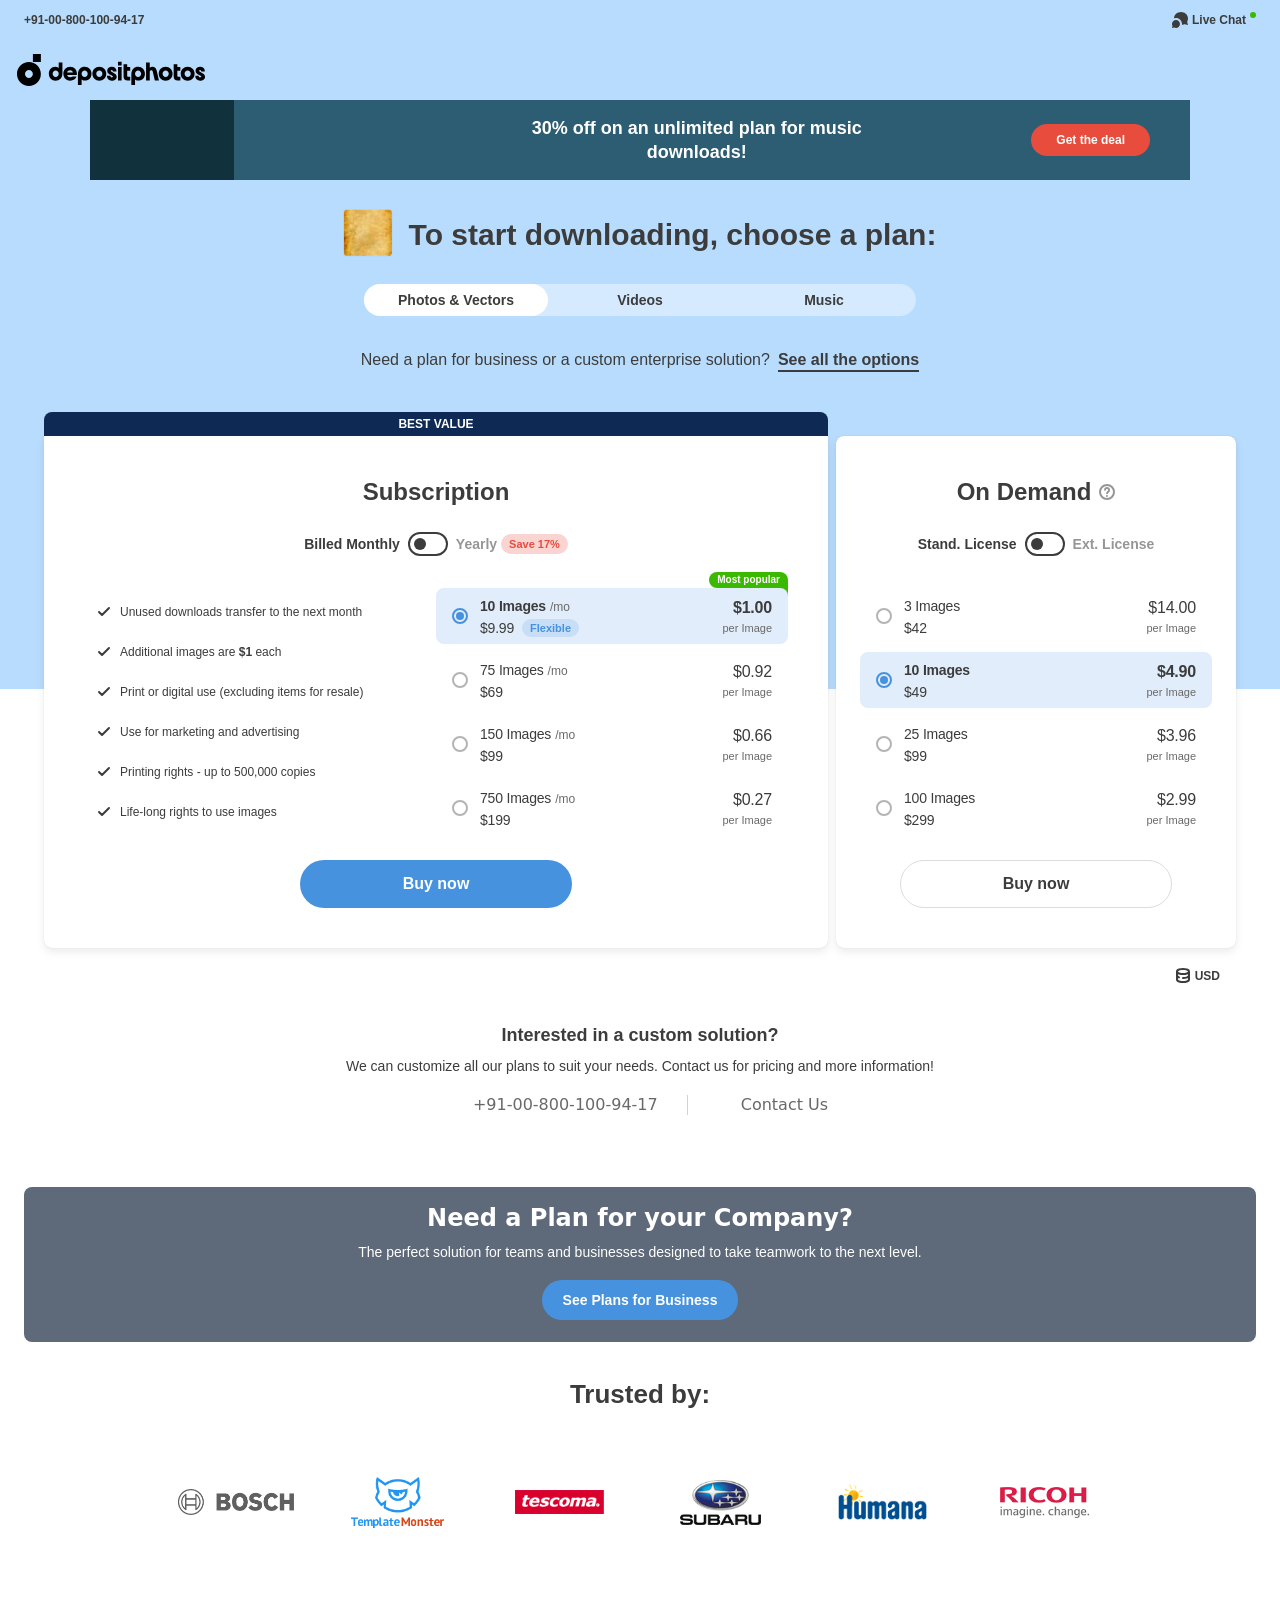
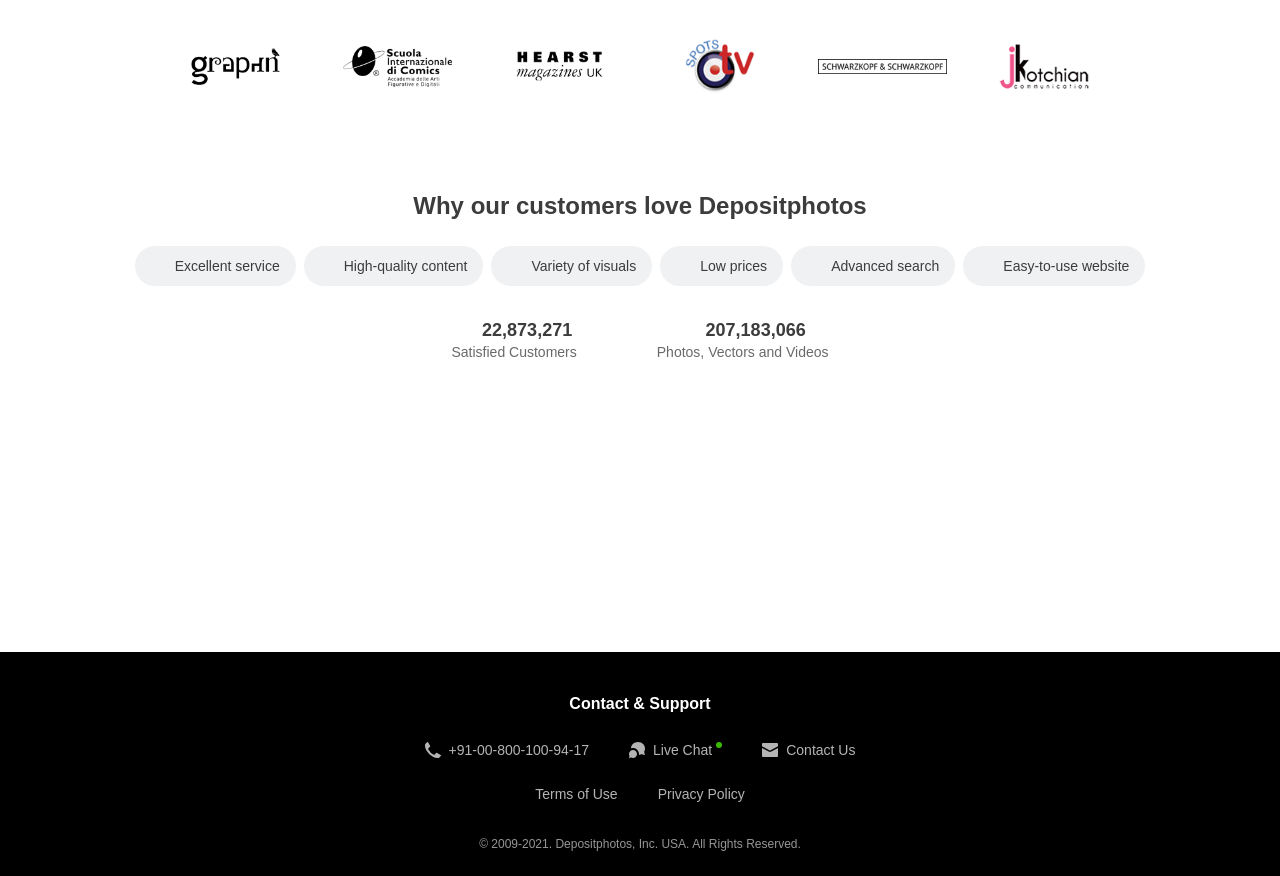
<file: Money Heist - Game/Subscription plans - Buy Stock Photos and Images, Vectors and Videos Online - Best Prices _ Depositphotos®.html>
<!DOCTYPE html>
<!-- saved from url=(0128)https://depositphotos.com/subscribe/image.html?backURL%5Bpage%5D=%2F5171619%2Fstock-photo-vintage-paper-texture.html&ref=5171619 -->
<html lang="en" prefix="og: http://ogp.me/ns#" class=""><head><meta http-equiv="Content-Type" content="text/html; charset=UTF-8"><title>Subscription plans - Buy Stock Photos and Images, Vectors and Videos Online - Best Prices | Depositphotos®</title><meta name="description" content="Subscription plans - You can buy millions of premium HD royalty-free stock photos, images, illustrations and vector art at affordable prices. Download by credits or subscription plan"><link rel="canonical" href="https://depositphotos.com/subscribe.html"><link rel="alternate" hreflang="x-default" href="https://depositphotos.com/subscribe/image.html"><link rel="alternate" hreflang="en" href="https://depositphotos.com/subscribe/image.html"><link rel="alternate" hreflang="de" href="https://de.depositphotos.com/subscribe/image.html"><link rel="alternate" hreflang="fr" href="https://fr.depositphotos.com/subscribe/image.html"><link rel="alternate" hreflang="es-es" href="https://sp.depositphotos.com/subscribe/image.html"><link rel="alternate" hreflang="ru" href="https://ru.depositphotos.com/subscribe/image.html"><link rel="alternate" hreflang="it" href="https://it.depositphotos.com/subscribe/image.html"><link rel="alternate" hreflang="pt-pt" href="https://pt.depositphotos.com/subscribe/image.html"><link rel="alternate" hreflang="pl" href="https://pl.depositphotos.com/subscribe/image.html"><link rel="alternate" hreflang="nl" href="https://depositphotos.com/nl/subscribe/image.html"><link rel="alternate" hreflang="ja" href="https://jp.depositphotos.com/subscribe/image.html"><link rel="alternate" hreflang="cs" href="https://cz.depositphotos.com/subscribe/image.html"><link rel="alternate" hreflang="sv" href="https://se.depositphotos.com/subscribe/image.html"><link rel="alternate" hreflang="zh" href="https://cn.depositphotos.com/subscribe/image.html"><link rel="alternate" hreflang="tr" href="https://tr.depositphotos.com/subscribe/image.html"><link rel="alternate" hreflang="es-mx" href="https://mx.depositphotos.com/subscribe/image.html"><link rel="alternate" hreflang="el" href="https://gr.depositphotos.com/subscribe/image.html"><link rel="alternate" hreflang="ko" href="https://ko.depositphotos.com/subscribe/image.html"><link rel="alternate" hreflang="pt-br" href="https://br.depositphotos.com/subscribe/image.html"><link rel="alternate" hreflang="hu" href="https://hu.depositphotos.com/subscribe/image.html"><link rel="alternate" hreflang="uk" href="https://ua.depositphotos.com/subscribe/image.html"><link rel="alternate" hreflang="id" href="https://id.depositphotos.com/subscribe/image.html"><link rel="alternate" hreflang="th" href="https://th.depositphotos.com/subscribe/image.html"><link rel="alternate" hreflang="no" href="https://no.depositphotos.com/subscribe/image.html"><link rel="alternate" hreflang="da" href="https://da.depositphotos.com/subscribe/image.html"><link rel="alternate" hreflang="fi" href="https://fi.depositphotos.com/subscribe/image.html"><meta name="robots" content="noindex,nofollow"><meta name="yandex" content="index, follow, noyaca"><link rel="dns-prefetch" href="https://www.google.com/"><link rel="dns-prefetch" href="https://www.google-analytics.com/"><link rel="dns-prefetch" href="https://apis.google.com/"><link rel="dns-prefetch" href="https://www.googletagservices.com/"><link rel="dns-prefetch" href="https://connect.facebook.net/"><link rel="dns-prefetch" href="https://www.googletagmanager.com/"><meta name="viewport" content="width=device-width, initial-scale=1.0"><meta name="author" content="Depositphotos, Inc."><meta name="google-site-verification" content="L9PTbBIizz0zUgyNDsfxBBNGQC7-V2f5tnnuhj0b-VI"><link rel="preload" as="style" href="./Subscription plans - Buy Stock Photos and Images, Vectors and Videos Online - Best Prices _ Depositphotos®_files/common.css" crossorigin="anonymous"><link rel="preload" as="style" href="./Subscription plans - Buy Stock Photos and Images, Vectors and Videos Online - Best Prices _ Depositphotos®_files/route.Subscribe4.css" crossorigin="anonymous"><style>body.preload * { transition: none !important; }</style><!-- Critical CSS --><style>body { visibility: hidden; }</style><!-- End Critical CSS --><link rel="manifest" href="https://depositphotos.com/manifest.json"><link rel="shortcut icon" type="image/x-icon" href="https://webst.depositphotos.com/favicon.ico"><link rel="icon" type="image/png" href="https://webst.depositphotos.com/_img/faviconSizes/favicon-16x16.png" sizes="16x16"><link rel="icon" type="image/png" href="https://webst.depositphotos.com/_img/faviconSizes/favicon-32x32.png" sizes="32x32"><link rel="apple-touch-icon" href="https://webst.depositphotos.com/_img/apple-touch-icon.png"><link rel="apple-touch-icon" sizes="76x76" href="https://webst.depositphotos.com/_img/apple-touch-icon-76x76.png"><link rel="apple-touch-icon" sizes="114x114" href="https://webst.depositphotos.com/_img/apple-touch-icon-114x114.png"><link rel="apple-touch-icon" sizes="120x120" href="https://webst.depositphotos.com/_img/apple-touch-icon-120x120.png"><link rel="apple-touch-icon" sizes="152x152" href="https://webst.depositphotos.com/_img/apple-touch-icon-152x152.png"><!-- Google Analytics --><script type="text/javascript" async="" src="./Subscription plans - Buy Stock Photos and Images, Vectors and Videos Online - Best Prices _ Depositphotos®_files/ec.js.download"></script><script src="./Subscription plans - Buy Stock Photos and Images, Vectors and Videos Online - Best Prices _ Depositphotos®_files/ytc.js.download" async=""></script><script src="./Subscription plans - Buy Stock Photos and Images, Vectors and Videos Online - Best Prices _ Depositphotos®_files/1509537335943576" async=""></script><script async="" src="./Subscription plans - Buy Stock Photos and Images, Vectors and Videos Online - Best Prices _ Depositphotos®_files/fbevents.js.download"></script><script type="text/javascript" async="" src="./Subscription plans - Buy Stock Photos and Images, Vectors and Videos Online - Best Prices _ Depositphotos®_files/analytics.js.download"></script><script type="text/javascript" async="" src="./Subscription plans - Buy Stock Photos and Images, Vectors and Videos Online - Best Prices _ Depositphotos®_files/hotjar-410340.js.download"></script><script type="text/javascript" async="" src="./Subscription plans - Buy Stock Photos and Images, Vectors and Videos Online - Best Prices _ Depositphotos®_files/f.txt"></script><script type="text/javascript" async="" src="./Subscription plans - Buy Stock Photos and Images, Vectors and Videos Online - Best Prices _ Depositphotos®_files/f.txt"></script><script async="" src="./Subscription plans - Buy Stock Photos and Images, Vectors and Videos Online - Best Prices _ Depositphotos®_files/gtm.js.download"></script><script type="text/javascript" async="" src="./Subscription plans - Buy Stock Photos and Images, Vectors and Videos Online - Best Prices _ Depositphotos®_files/ga.js.download"></script><script>var domainName = /([a-z0-9-]+\.[a-z0-9-]+)\.?$/.exec(document.domain)[0];var _gaq = _gaq || [];_gaq.push(['_setAccount', 'UA-11492843-1']);_gaq.push(['_setDomainName', domainName]);_gaq.push(['_addIgnoredRef', domainName]);(function() {var ga = document.createElement('script'); ga.type = 'text/javascript'; ga.async = true;ga.src = ('https:' == document.location.protocol ? 'https://ssl' : 'http://www') + '.google-analytics.com/ga.js';var s = document.getElementsByTagName('script')[0]; s.parentNode.insertBefore(ga, s);})();</script><!-- End Google Analytics --><!-- Metrics --><script>window.trackFMP = function(name) {if (name && window.performance) {try {if (!window.performance.getEntriesByName(name).length) {window.performance.clearMarks(name);window.performance.mark(name);}} catch (e) {}}};</script><!-- End Metrics --><script>window.addEventListener('load', function() { document.body.classList.remove('preload'); });</script><!-- Google Data Layer --><script>dataLayer = JSON.parse('[{"userId":52768634,"userType":"new","Experiment":"in:plans_cheap_usd_3odd","Experiment_VideoDCA4":1,"Experiment_S_NwSynt5":3,"Experiment_S_UniqAuthor3":1,"Experiment_LightfieldStat7":2,"Experiment_NoTitleModal":0,"Experiment_businessReg":0,"Experiment_ShowDSsize":1,"Experiment_InstallmentsCorporate":null,"Experiment_VATRU":0,"Experiment_VATUSA":0,"Experiment_600px4all":1,"Experiment_PlanUpgradeMode":1,"Experiment_plansWithMemberCollection":null,"Experiment_SimilarSurf2":0,"Experiment_SignupModalOnDownloadAllowed":1,"Experiment_Experiment3DS":1,"Experiment_IsCartHidden":1,"Experiment_FlexibleDefaultPeriod":null,"Experiment_ABRandomizerTest":0,"Experiment_LightfieldFilesPriority":1,"Experiment_SignupVSPriceTable":1,"Experiment_ZoomModalVsSignUpModal":0,"Experiment_UnsubscribeReward":0,"Experiment_AutorenewalDiscount":30,"Experiment_ShowDownloadInThumbActions":1,"Experiment_OfferPeriodWithTrial":360,"Experiment_BillingCustomTrial":1,"Experiment_NewEditorialSimilars":1,"Experiment_FileViewPage_PinnedPoster":0,"Experiment_UnsubscribeBonusReward":2,"Experiment_ssm_v4_p2":0,"Experiment_ExcludeFree_p2":0,"Experiment_Popular_StudioFeatured":1}]');</script><!-- End Google Data Layer --><!-- Google Optimize --><!-- anti-flicker snippet (recommended)  --><style>.async-hide { opacity: 0 !important} </style><script>(function(a,s,y,n,c,h,i,d,e){s.className+=' '+y;h.start=1*new Date;h.end=i=function(){s.className=s.className.replace(RegExp(' ?'+y),'')};(a[n]=a[n]||[]).hide=h;setTimeout(function(){i();h.end=null},c);h.timeout=c;})(window,document.documentElement,'async-hide','dataLayer',4000,{"GTM-TLLGG89":true});</script><script src="./Subscription plans - Buy Stock Photos and Images, Vectors and Videos Online - Best Prices _ Depositphotos®_files/optimize.js.download"></script><!-- End Google Optimize --><!-- Google Tag Manager --><script>(function(w,d,s,l,i){w[l]=w[l]||[];w[l].push({'gtm.start':new Date().getTime(),event:'gtm.js'});var f=d.getElementsByTagName(s)[0],j=d.createElement(s),dl=l!='dataLayer'?'&l='+l:'';j.async=true;j.src='https://www.googletagmanager.com/gtm.js?id='+i+dl+ '&gtm_auth=lldYB05Mw8y1z7dEPqGC7w&gtm_preview=env-2&gtm_cookies_win=x';f.parentNode.insertBefore(j,f);})(window,document,'script','dataLayer','GTM-W6LTGTD');</script><!-- End Google Tag Manager --><script async="" src="./Subscription plans - Buy Stock Photos and Images, Vectors and Videos Online - Best Prices _ Depositphotos®_files/modules.5a9f57d95ecbb1bf1965.js.download" charset="utf-8"></script><style type="text/css">iframe#_hjRemoteVarsFrame {display: none !important; width: 1px !important; height: 1px !important; opacity: 0 !important; pointer-events: none !important;}</style><script src="./Subscription plans - Buy Stock Photos and Images, Vectors and Videos Online - Best Prices _ Depositphotos®_files/f(1).txt"></script><script src="./Subscription plans - Buy Stock Photos and Images, Vectors and Videos Online - Best Prices _ Depositphotos®_files/f(2).txt"></script></head><div style="display: none;"></div><body class="preload"><!-- Google Tag Manager --><noscript><iframe src="https://www.googletagmanager.com/ns.html?id=GTM-W6LTGTD&gtm_auth=lldYB05Mw8y1z7dEPqGC7w&gtm_preview=env-2&gtm_cookies_win=x"height="0" width="0" style="display:none;visibility:hidden"></iframe></noscript><!-- End Google Tag Manager --><div id="root"><div class="wrapper wrapper_up"><header data-server-rendered="true" class="_2VY1T _1p0z5 _3JKwk"><div class="_1mn5q _31JVg _sMDz1 _18cqe _3Bqyy"><a href="tel:+91-00-800-100-94-17" class="_14CIP _7RA7G">
	+91-00-800-100-94-17
	<!----></a> <div class="_1GmUD _7RA7G _2q9jb _2WaAs"><svg width="16" height="16" viewBox="0 0 16 16" fill="none" xmlns="http://www.w3.org/2000/svg"><path d="M8 11.978c0 2.197-1.79 3.979-4 3.979a4 4 0 01-1.76-.405c-.323-.158-1.813.639-2.08.405-.267-.235.524-1.643.219-2.287A3.945 3.945 0 010 11.978C0 9.781 1.79 8 4 8s4 1.781 4 3.978z" fill="#3C3C3C"></path><path fill-rule="evenodd" clip-rule="evenodd" d="M2.001 6.34A6.008 6.008 0 014 6c3.303 0 6 2.666 6 5.978 0 .304-.023.603-.067.894a7.382 7.382 0 002.147-.6c.268-.122.999.107 1.742.34.82.256 1.653.517 1.898.317.211-.172.043-.736-.155-1.399-.238-.8-.52-1.743-.228-2.316A6.033 6.033 0 0016 6.464C16 2.895 12.866 0 9 0 5.179 0 2.073 2.827 2.001 6.34z" fill="#3C3C3C"></path></svg>
	Live Chat
	<i class="_1ZDAY _3_ZCC"></i></div> <a href="https://depositphotos.com/" class="_2DK_e _3IhqH"><span class="_dmhiO"><svg width="159" height="30" viewBox="0 0 159 30" fill="none" xmlns="http://www.w3.org/2000/svg"><path fill-rule="evenodd" clip-rule="evenodd" d="M15 0h8v8h-8V0zm-4 23a4 4 0 100-8 4 4 0 000 8zm0 7c6.075 0 11-4.925 11-11S17.075 8 11 8 0 12.925 0 19s4.925 11 11 11zM85.978 9h3.07V12.1h-3.07V9zm-52.604 4.207a4.77 4.77 0 012.917.982V9.614h3.102v8.936c0 3.96-2.488 6.203-5.773 6.203-3.225 0-5.62-2.457-5.62-5.804 0-3.317 2.242-5.743 5.374-5.743zm-2.18 5.742c0 1.566 1.074 2.702 2.548 2.702s2.549-1.136 2.549-2.702-1.075-2.703-2.549-2.703-2.548 1.137-2.548 2.703zm8.998 0c0-3.347 2.426-5.804 5.773-5.804 3.286 0 5.589 2.426 5.558 5.804 0 .307-.03.552-.123 1.105h-8.014c.337 1.136 1.29 1.873 2.548 1.873.952 0 1.536-.215 1.873-.614h3.347c-.583 1.996-2.64 3.44-5.19 3.44-3.408 0-5.772-2.365-5.772-5.804zm7.953-1.075c0-1.013-.952-1.904-2.334-1.904-1.228 0-2.18.645-2.487 1.904h4.821zm10.01-4.729c-3.286 0-5.774 2.242-5.774 6.203v8.936h3.102v-4.576a4.77 4.77 0 002.917.983c3.132 0 5.374-2.426 5.374-5.742.03-3.347-2.365-5.804-5.62-5.804zm-.123 8.506c-1.474 0-2.55-1.136-2.55-2.702s1.076-2.703 2.55-2.703c1.474 0 2.548 1.137 2.548 2.703 0 1.566-1.075 2.702-2.548 2.702zm12.314-8.506c-3.286 0-5.804 2.518-5.804 5.804 0 3.285 2.518 5.803 5.804 5.803 3.285 0 5.803-2.517 5.803-5.803s-2.518-5.804-5.803-5.804zm0 8.506c-1.505 0-2.58-1.136-2.58-2.702s1.106-2.703 2.58-2.703c1.504 0 2.58 1.137 2.58 2.703 0 1.566-1.106 2.702-2.58 2.702zm11.27-3.838l-.101-.047c-.876-.408-1.589-.74-1.589-1.243 0-.4.4-.614.799-.614.768 0 1.013.614 1.013 1.259h3.04c0-2.488-1.505-4.023-3.992-4.023-1.996 0-3.838 1.106-3.838 3.347 0 2.16 1.779 2.934 3.186 3.546l.038.016.117.053c.832.371 1.45.647 1.45 1.175 0 .553-.492.738-.984.738-.736 0-1.105-.615-1.105-1.352h-2.979c0 2.488 1.536 4.085 4.115 4.085 1.996 0 4.146-1.137 4.146-3.348 0-2.026-1.843-2.917-3.317-3.592zm54.138-6.725h-3.07V21.22c0 2.119 1.197 3.317 3.316 3.317h2.272v-3.102h-1.904c-.399 0-.614-.215-.614-.614v-4.36h2.518V13.36h-2.518v-2.272zm-23.122 2.886a3.44 3.44 0 012.272-.829c1.873 0 3.009.952 3.624 3.593l1.811 7.8h-3.47l-1.689-7.217c-.215-.86-.583-1.228-1.32-1.228-.829 0-1.228.614-1.228 1.566v6.91h-3.102V9.644h3.102v4.33zm-23.584-.614h-3.07v11.178h3.07V13.36zm49.562 5.589c0-3.286 2.518-5.804 5.804-5.804 3.285 0 5.803 2.518 5.803 5.804 0 3.285-2.518 5.803-5.803 5.803-3.286 0-5.804-2.517-5.804-5.803zm3.224 0c0 1.566 1.075 2.702 2.58 2.702 1.504 0 2.579-1.136 2.579-2.702s-1.075-2.703-2.579-2.703c-1.474 0-2.58 1.137-2.58 2.703zm13.85-1.136l-.101-.047c-.876-.408-1.588-.74-1.588-1.243 0-.4.399-.614.798-.614.768 0 1.013.614 1.013 1.259h3.04c0-2.488-1.504-4.023-3.991-4.023-1.996 0-3.839 1.106-3.839 3.347 0 2.16 1.779 2.934 3.186 3.546l.038.016.117.053c.832.371 1.449.647 1.449 1.175 0 .553-.491.738-.982.738-.737 0-1.106-.615-1.106-1.352h-2.978c0 2.488 1.535 4.085 4.115 4.085 1.996 0 4.145-1.137 4.145-3.348-.031-2.026-1.842-2.917-3.316-3.592zm-35.528 1.136c0-3.286 2.518-5.804 5.803-5.804 3.286 0 5.804 2.518 5.804 5.804 0 3.285-2.518 5.803-5.804 5.803-3.285 0-5.803-2.517-5.803-5.803zm3.224 0c0 1.566 1.075 2.702 2.579 2.702 1.505 0 2.58-1.136 2.58-2.702s-1.075-2.703-2.58-2.703c-1.473 0-2.579 1.137-2.579 2.703zm-20.42-5.804c-3.286 0-5.773 2.242-5.773 6.203v8.936h3.101v-4.576a4.77 4.77 0 002.917.983c3.132 0 5.374-2.426 5.374-5.742 0-3.347-2.364-5.804-5.619-5.804zm-.123 8.506c-1.474 0-2.549-1.136-2.549-2.702s1.075-2.703 2.549-2.703 2.548 1.137 2.548 2.703c0 1.566-1.074 2.702-2.548 2.702zm-9.12-10.563h-3.071V21.22c0 2.119 1.198 3.317 3.316 3.317h2.273v-3.102H94.33c-.4 0-.614-.215-.614-.614v-4.36h2.518V13.36h-2.518v-2.272z" fill="#000"></path></svg></span> <!----></a> <svg width="24" height="24" viewBox="0 0 24 24" fill="none" xmlns="http://www.w3.org/2000/svg" class="_1iEew _3IhqH"><path fill-rule="evenodd" clip-rule="evenodd" d="M3 5.4c0-.22.18-.4.4-.4h17.2c.22 0 .4.18.4.4v1.2a.4.4 0 01-.4.4H3.4a.4.4 0 01-.4-.4V5.4zm0 6c0-.22.18-.4.4-.4h17.2c.22 0 .4.18.4.4v1.2a.4.4 0 01-.4.4H3.4a.4.4 0 01-.4-.4v-1.2zm.4 5.6a.4.4 0 00-.4.4v1.2c0 .22.18.4.4.4h17.2a.4.4 0 00.4-.4v-1.2a.4.4 0 00-.4-.4H3.4z" fill="#fff"></path></svg> <div class="_Es9w4"><div class="_BKbF3 _1gWku"><img src="./Subscription plans - Buy Stock Photos and Images, Vectors and Videos Online - Best Prices _ Depositphotos®_files/m_52768634.jpg" alt="" class="_32cu5"></div></div></div> <section class="_1BJuU _1apAy"><div class="_2WvFF"><a href="https://depositphotos.com/" class="_3XxXq"><svg width="197" height="32" viewBox="0 0 197 32" fill="none" xmlns="http://www.w3.org/2000/svg" class="_3IQI-"><path fill-rule="evenodd" clip-rule="evenodd" d="M24.872 0h-7.96v8h7.96V0zm-8 20c0 2.246-1.802 4-3.941 4-2.14 0-3.94-1.754-3.94-4s1.8-4 3.94-4c2.14 0 3.94 1.754 3.94 4zm8 0c0 6.627-5.346 12-11.941 12C6.336 32 .991 26.627.991 20S6.335 8 12.93 8s11.94 5.373 11.94 12zm80.764-12.186h-3.662v3.717h3.662V7.814zm-62.916 6.22a5.67 5.67 0 00-3.479-1.178c-3.735 0-6.408 2.908-6.408 6.882 0 4.012 2.856 6.956 6.701 6.956 3.918 0 6.885-2.687 6.885-7.434V8.55H42.72v5.484zm-3.04 8.943c-1.757 0-3.039-1.362-3.039-3.239 0-1.877 1.282-3.238 3.04-3.238 1.757 0 3.039 1.361 3.039 3.238s-1.282 3.239-3.04 3.239zm14.577-10.194c-3.992 0-6.885 2.944-6.885 6.955 0 4.122 2.82 6.956 6.885 6.956 3.04 0 5.493-1.73 6.189-4.122h-3.992c-.403.478-1.099.736-2.234.736-1.501 0-2.637-.883-3.04-2.245h9.559c.11-.662.146-.957.146-1.325.037-4.048-2.71-6.955-6.628-6.955zm-.183 3.385c1.648 0 2.783 1.068 2.783 2.282h-5.75c.367-1.509 1.502-2.282 2.967-2.282zm7.837 4.049c0-4.748 2.966-7.434 6.884-7.434 3.882 0 6.738 2.944 6.702 6.955 0 3.975-2.674 6.882-6.409 6.882a5.67 5.67 0 01-3.479-1.178v5.484h-3.698v-10.71zm3.698-.479c0 1.877 1.282 3.239 3.04 3.239 1.757 0 3.04-1.362 3.04-3.239 0-1.877-1.282-3.238-3.04-3.238s-3.04 1.361-3.04 3.238zm10.804 0c0-3.938 3.002-6.955 6.92-6.955 3.92 0 6.922 3.017 6.922 6.955s-3.003 6.956-6.921 6.956c-3.919 0-6.921-3.018-6.921-6.956zm3.845 0c0 1.877 1.281 3.239 3.076 3.239 1.758 0 3.076-1.362 3.076-3.239 0-1.877-1.282-3.238-3.076-3.238-1.758 0-3.076 1.361-3.076 3.238zm16.396-1.418l.12.056c1.757.81 3.955 1.877 3.955 4.306 0 2.65-2.564 4.012-4.944 4.012-3.076 0-4.907-1.914-4.907-4.895h3.552c0 .883.44 1.62 1.318 1.62.586 0 1.172-.221 1.172-.884 0-.633-.736-.964-1.728-1.41l-.14-.062-.045-.02c-1.678-.733-3.8-1.66-3.8-4.249 0-2.687 2.198-4.011 4.578-4.011 2.966 0 4.761 1.84 4.761 4.82H96.92c0-.772-.293-1.508-1.208-1.508-.476 0-.952.257-.952.736 0 .602.85 1 1.894 1.49zm61.021-8.003h3.662v2.723h3.003v3.717h-3.003v5.226c0 .479.256.736.732.736h2.271v3.717h-2.71c-2.527 0-3.955-1.435-3.955-3.974V10.317zm-21.204 2.466a4.093 4.093 0 00-2.71.993V8.587h-3.698v17.886h3.698v-8.28c0-1.141.476-1.877 1.465-1.877.879 0 1.318.441 1.575 1.472l2.014 8.648h4.138l-2.161-9.348c-.732-3.165-2.087-4.305-4.321-4.305zm-34.497.257h3.662v13.396h-3.662V13.04zm69.69-.257c-3.918 0-6.921 3.017-6.921 6.955s3.003 6.956 6.921 6.956c3.919 0 6.921-3.018 6.921-6.956 0-3.938-3.002-6.955-6.921-6.955zm0 10.194c-1.794 0-3.076-1.362-3.076-3.239 0-1.877 1.318-3.238 3.076-3.238 1.795 0 3.076 1.361 3.076 3.238s-1.281 3.239-3.076 3.239zm13.32-4.657l.12.056c1.758.81 3.918 1.877 3.955 4.306 0 2.65-2.563 4.012-4.944 4.012-3.076 0-4.907-1.914-4.907-4.895h3.552c0 .883.44 1.62 1.319 1.62.586 0 1.172-.221 1.172-.884 0-.633-.736-.964-1.729-1.41l-.139-.062-.046-.02c-1.677-.733-3.799-1.66-3.799-4.249 0-2.687 2.197-4.011 4.577-4.011 2.967 0 4.761 1.84 4.761 4.82h-3.625c0-.772-.293-1.508-1.209-1.508-.476 0-.952.257-.952.736 0 .602.85 1 1.894 1.49zm-35.329-5.537c-3.919 0-6.922 3.017-6.922 6.955s3.003 6.956 6.922 6.956c3.918 0 6.921-3.018 6.921-6.956 0-3.938-3.003-6.955-6.921-6.955zm0 10.194c-1.795 0-3.076-1.362-3.076-3.239 0-1.877 1.318-3.238 3.076-3.238 1.794 0 3.076 1.361 3.076 3.238s-1.282 3.239-3.076 3.239zm-34.314-2.76c0-4.748 2.966-7.434 6.885-7.434 3.881 0 6.701 2.944 6.701 6.955 0 3.975-2.673 6.882-6.408 6.882a5.669 5.669 0 01-3.479-1.178v5.484h-3.699v-10.71zm3.699-.479c0 1.877 1.281 3.239 3.039 3.239 1.758 0 3.04-1.362 3.04-3.239 0-1.877-1.282-3.238-3.04-3.238s-3.039 1.361-3.039 3.238zm-11.499-9.421h3.662v2.723h3.003v3.717h-3.003v5.226c0 .479.256.736.732.736h2.271v3.717h-2.71c-2.527 0-3.955-1.435-3.955-3.974V10.317z" fill="#000"></path></svg></a>  <!----> <!----></div></section></header><main class="content"><div class="_content content-container"><div class="subscribe subscribe_upgrade"><div class="subscribe__main-block"><div class="subscribe__label _label"><div class="banners-box-regular-content"><div class="slidable-banners"><div class="slidable-banners__box _slider-box"><div class="slidable-banners__slider _slider"><div class="slidable-banners__slide _slider-item"><div class="offer offer_with-timer holiday-poster_subscribe"><div class="offer__logo-holder"><div class="offer__logo"></div><div class="offer__image-holder"></div></div><div class="offer__info"><h2 class="offer__title">30% off on an unlimited plan for music downloads!</h2></div><div class="offer__timer _timer"><div class="timer-placeholder"></div></div><button type="button" class="offer__button button button-pill button-l">Get the deal</button><a href="https://depositphotos.com/subscribe/music.html?code=MMAY30" class="offer__link _link"></a></div></div><div class="slidable-banners__slide _slider-item"><div class="offer offer_with-timer holiday-poster_subscribe"><div class="offer__logo-holder"><div class="offer__logo"></div><div class="offer__image-holder"></div></div><div class="offer__info"><h2 class="offer__title">100 images for just $100</h2></div><div class="offer__timer _timer"><div class="timer-placeholder"></div></div><button type="button" class="offer__button button button-pill button-l">Buy now</button><a href="https://depositphotos.com/subscribe/billing.html?id=36884&amp;product=ondemand" class="offer__link _link"></a></div></div><div class="slidable-banners__slide _slider-item"><div class="offer offer_with-timer holiday-poster_subscribe"><div class="offer__logo-holder"><div class="offer__logo"></div><div class="offer__image-holder"></div></div><div class="offer__info"><h2 class="offer__title">Enjoy 30% off video subscription plans!</h2></div><div class="offer__timer _timer"><div class="timer-placeholder"></div></div><button type="button" class="offer__button button button-pill button-l">Get the deal</button><a href="https://depositphotos.com/subscribe/video.html?code=VMAY30" class="offer__link _link"></a></div></div><div class="slidable-banners__slide _slider-item"><div class="offer offer_with-timer holiday-poster_subscribe"><div class="offer__logo-holder"><div class="offer__logo"></div><div class="offer__image-holder"></div></div><div class="offer__info"><h2 class="offer__title">30% off on an unlimited plan for music downloads!</h2></div><div class="offer__timer _timer"><div class="timer-placeholder"></div></div><button type="button" class="offer__button button button-pill button-l">Get the deal</button><a href="https://depositphotos.com/subscribe/music.html?code=MMAY30" class="offer__link _link"></a></div></div><div class="slidable-banners__slide _slider-item"><div class="offer offer_with-timer holiday-poster_subscribe"><div class="offer__logo-holder"><div class="offer__logo"></div><div class="offer__image-holder"></div></div><div class="offer__info"><h2 class="offer__title">100 images for just $100</h2></div><div class="offer__timer _timer"><div class="timer-placeholder"></div></div><button type="button" class="offer__button button button-pill button-l">Buy now</button><a href="https://depositphotos.com/subscribe/billing.html?id=36884&amp;product=ondemand" class="offer__link _link"></a></div></div></div></div></div></div></div><div class="subscribe__header _header"><div class="subscribe__title-box"><div class="subscribe__fan-box _files"><div class="images-fan images-fan_counts-1"><div class="images-fan__item images-fan__item_0 cmp-file-thumb"><img alt="Vintage paper texture" src="./Subscription plans - Buy Stock Photos and Images, Vectors and Videos Online - Best Prices _ Depositphotos®_files/depositphotos_5171619-stock-photo-vintage-paper-texture.jpg" class="images-fan__img vertical"></div></div></div><h1 class="subscribe__title">To start downloading, choose a plan:</h1></div></div><div class="_warning-message"><div></div></div><div class="plans-component subscribe__plans-box subscribe__plans-box_image _plans _pinner-trigger"><div data-server-rendered="true" class="_12GSn _2tMH7"><ul class="_1UdJw _32t9n"><li><span class="_1RdTG _TKNyB">
			Photos &amp; Vectors
		</span></li><li><a href="https://depositphotos.com/subscribe/video.html" class="_1RdTG">
			Videos
		</a></li><li><a href="https://depositphotos.com/subscribe/music.html" class="_1RdTG">
			Music
		</a></li></ul> <div class="_7cBwl">
			Need a plan for business or a custom enterprise solution?
			<a href="https://depositphotos.com/subscribe/corporate/image.html" class="_Zk7jf">
				See all the options
			</a> <!----></div> <div class="_EjERN _2x-F3"><form name="1024" action="https://depositphotos.com/subscribe/billing.html" data-label="BEST VALUE" method="get" class="_bMnaj _2jwt1 _RERjL _2qkZA"><input type="hidden" name="product" value="membership"> <input type="hidden" name="backURL[page]" value="&amp;#x2F;5171619&amp;#x2F;stock-photo-vintage-paper-texture.html">  <h2 class="_1pXUK"><span class="_3oPGS">Subscription</span> <!----></h2> <!----> <div class="_1_-nO"><ul class="_2N0BF _Ef8sn"><li class="_37Vxp _kxzWA"><span class="_1qYh0">
			Billed Monthly
		</span></li> <li><div data-key="false" class="_1ma7P _1NnJC"></div></li> <li class="_37Vxp"><span class="_1qYh0">
			Yearly
		</span></li></ul> <span class="_3SUVh">Save 17%</span></div> <div class="_-atnK"><ul class="_3wjJW _2Tm1Q"><li class="_3nCQL"><svg width="16" height="16" viewBox="0 0 16 16" fill="none" xmlns="http://www.w3.org/2000/svg" class="_32SrV"><path d="M3.707 7.293a1 1 0 00-1.414 1.414l1.414-1.414zM6 11l-.707.707a1 1 0 001.414 0L6 11zm7.707-6.293a1 1 0 00-1.414-1.414l1.414 1.414zm-11.414 4l3 3 1.414-1.414-3-3-1.414 1.414zm4.414 3l7-7-1.414-1.414-7 7 1.414 1.414z" fill="#3C3C3C"></path></svg> <span>Unused downloads transfer to the next month</span></li><li class="_3nCQL"><svg width="16" height="16" viewBox="0 0 16 16" fill="none" xmlns="http://www.w3.org/2000/svg" class="_32SrV"><path d="M3.707 7.293a1 1 0 00-1.414 1.414l1.414-1.414zM6 11l-.707.707a1 1 0 001.414 0L6 11zm7.707-6.293a1 1 0 00-1.414-1.414l1.414 1.414zm-11.414 4l3 3 1.414-1.414-3-3-1.414 1.414zm4.414 3l7-7-1.414-1.414-7 7 1.414 1.414z" fill="#3C3C3C"></path></svg> <span>Additional images are <b><s data-currency-code="USD" class="d-curr c-usd">$</s>1</b> each</span></li><li class="_3nCQL"><svg width="16" height="16" viewBox="0 0 16 16" fill="none" xmlns="http://www.w3.org/2000/svg" class="_32SrV"><path d="M3.707 7.293a1 1 0 00-1.414 1.414l1.414-1.414zM6 11l-.707.707a1 1 0 001.414 0L6 11zm7.707-6.293a1 1 0 00-1.414-1.414l1.414 1.414zm-11.414 4l3 3 1.414-1.414-3-3-1.414 1.414zm4.414 3l7-7-1.414-1.414-7 7 1.414 1.414z" fill="#3C3C3C"></path></svg> <span>Print or digital use (excluding items for resale)</span></li><li class="_3nCQL"><svg width="16" height="16" viewBox="0 0 16 16" fill="none" xmlns="http://www.w3.org/2000/svg" class="_32SrV"><path d="M3.707 7.293a1 1 0 00-1.414 1.414l1.414-1.414zM6 11l-.707.707a1 1 0 001.414 0L6 11zm7.707-6.293a1 1 0 00-1.414-1.414l1.414 1.414zm-11.414 4l3 3 1.414-1.414-3-3-1.414 1.414zm4.414 3l7-7-1.414-1.414-7 7 1.414 1.414z" fill="#3C3C3C"></path></svg> <span>Use for marketing and advertising</span></li><li class="_3nCQL"><svg width="16" height="16" viewBox="0 0 16 16" fill="none" xmlns="http://www.w3.org/2000/svg" class="_32SrV"><path d="M3.707 7.293a1 1 0 00-1.414 1.414l1.414-1.414zM6 11l-.707.707a1 1 0 001.414 0L6 11zm7.707-6.293a1 1 0 00-1.414-1.414l1.414 1.414zm-11.414 4l3 3 1.414-1.414-3-3-1.414 1.414zm4.414 3l7-7-1.414-1.414-7 7 1.414 1.414z" fill="#3C3C3C"></path></svg> <span>Printing rights - up to 500,000 copies</span></li><li class="_3nCQL"><svg width="16" height="16" viewBox="0 0 16 16" fill="none" xmlns="http://www.w3.org/2000/svg" class="_32SrV"><path d="M3.707 7.293a1 1 0 00-1.414 1.414l1.414-1.414zM6 11l-.707.707a1 1 0 001.414 0L6 11zm7.707-6.293a1 1 0 00-1.414-1.414l1.414 1.414zm-11.414 4l3 3 1.414-1.414-3-3-1.414 1.414zm4.414 3l7-7-1.414-1.414-7 7 1.414 1.414z" fill="#3C3C3C"></path></svg> <span>Life-long rights to use images</span></li></ul> <div class="_1ldXP _329_m"><label class="_3Fqki _MfHGL"><input type="radio" name="id" checked="checked" value="3860" class="_13JB6"> <i class="_1vL3p"></i> <span class="_3514-"><span class="_WdR1x"><span class="_2sPLo"><span>10</span> Images</span> <span class="_2tic7">
				/mo
			</span></span> <span class="_21hSj"><span class="_3mG0q"><s data-currency-code="USD" class="d-curr c-usd">$</s>9.99</span> <span class="_1qFIk _1F8HC">
										Flexible
									</span></span></span> <span class="_1qFIk _cr2_E">
										Most popular
									</span> <span class="_1br7f"><span><s data-currency-code="USD" class="d-curr c-usd">$</s>1.00</span> per Image</span></label><label class="_3Fqki"><input type="radio" name="id" value="4950" class="_13JB6"> <i class="_XvYhl"></i> <span class="_3514-"><span class="_WdR1x"><span class="_2sPLo"><span>75</span> Images</span> <span class="_2tic7">
				/mo
			</span></span> <span class="_21hSj"><span class="_3mG0q"><s data-currency-code="USD" class="d-curr c-usd">$</s>69</span> </span></span>  <span class="_1br7f"><span><s data-currency-code="USD" class="d-curr c-usd">$</s>0.92</span> per Image</span></label><label class="_3Fqki"><input type="radio" name="id" value="724" class="_13JB6"> <i class="_XvYhl"></i> <span class="_3514-"><span class="_WdR1x"><span class="_2sPLo"><span>150</span> Images</span> <span class="_2tic7">
				/mo
			</span></span> <span class="_21hSj"><span class="_3mG0q"><s data-currency-code="USD" class="d-curr c-usd">$</s>99</span> </span></span>  <span class="_1br7f"><span><s data-currency-code="USD" class="d-curr c-usd">$</s>0.66</span> per Image</span></label><label class="_3Fqki"><input type="radio" name="id" value="4952" class="_13JB6"> <i class="_XvYhl"></i> <span class="_3514-"><span class="_WdR1x"><span class="_2sPLo"><span>750</span> Images</span> <span class="_2tic7">
				/mo
			</span></span> <span class="_21hSj"><span class="_3mG0q"><s data-currency-code="USD" class="d-curr c-usd">$</s>199</span> </span></span>  <span class="_1br7f"><span><s data-currency-code="USD" class="d-curr c-usd">$</s>0.27</span> per Image</span></label></div></div> <button type="submit" class="_3Q4iL _3F3qd _1RfBR _GNl8Q _3M5o-">
	Buy now
	<!----></button> </form> <form name="8" action="https://depositphotos.com/subscribe/billing.html" data-label="" method="get" class="_bMnaj _RERjL _3Ok_j _Su9NW"><input type="hidden" name="product" value="ondemand"> <input type="hidden" name="backURL[page]" value="&amp;#x2F;5171619&amp;#x2F;stock-photo-vintage-paper-texture.html">  <h2 class="_1pXUK"><span class="_3oPGS">On Demand</span> <svg width="16" height="16" viewBox="0 0 16 16" fill="none" xmlns="http://www.w3.org/2000/svg" class="_3jAI2"><path d="M7.206 5.265C7.09 5.405 7 5.65 7 6v.5H5V6c0-.649.16-1.404.67-2.015C6.204 3.342 7.01 3 8 3s1.795.342 2.33.985c.51.61.67 1.366.67 2.015 0 .763-.155 1.367-.467 1.862-.287.455-.665.737-.904.916L9.6 8.8c-.264.198-.366.286-.442.406a.997.997 0 00-.131.395C8.993 9.82 8.82 10 8.6 10H7.4a.377.377 0 01-.385-.4c.046-.579.196-1.057.452-1.462.287-.455.665-.737.904-.916L8.4 7.2c.264-.198.366-.286.442-.406C8.904 6.695 9 6.487 9 6c0-.351-.09-.596-.206-.735C8.705 5.158 8.51 5 8 5s-.705.158-.794.265z" fill="#696969"></path><path d="M7.951 13a1 1 0 100-2 1 1 0 000 2z" fill="#696969"></path><path fill-rule="evenodd" clip-rule="evenodd" d="M8 16A8 8 0 108 0a8 8 0 000 16zm0-2A6 6 0 108 2a6 6 0 000 12z" fill="#696969"></path></svg></h2> <!----> <ul class="_2N0BF _Ef8sn"><li class="_37Vxp _kxzWA"><span class="_1qYh0">
			Stand. License
		</span></li> <li><div data-key="false" class="_1ma7P _1NnJC"></div></li> <li class="_37Vxp"><span class="_1qYh0">
			Ext. License
		</span></li></ul> <div class="_1ldXP"><label class="_3Fqki"><input type="radio" name="id" value="107586" class="_13JB6"> <i class="_XvYhl"></i> <span class="_3514-"><span class="_WdR1x"><span class="_2sPLo"><span>3</span> Images</span> <!----></span> <span class="_21hSj"><span class="_3mG0q"><s data-currency-code="USD" class="d-curr c-usd">$</s>42</span> </span></span>  <span class="_1br7f"><span><s data-currency-code="USD" class="d-curr c-usd">$</s>14.00</span> per Image</span></label><label class="_3Fqki _MfHGL"><input type="radio" name="id" checked="checked" value="112" class="_13JB6"> <i class="_1vL3p"></i> <span class="_3514-"><span class="_WdR1x"><span class="_2sPLo"><span>10</span> Images</span> <!----></span> <span class="_21hSj"><span class="_3mG0q"><s data-currency-code="USD" class="d-curr c-usd">$</s>49</span> </span></span>  <span class="_1br7f"><span><s data-currency-code="USD" class="d-curr c-usd">$</s>4.90</span> per Image</span></label><label class="_3Fqki"><input type="radio" name="id" value="114" class="_13JB6"> <i class="_XvYhl"></i> <span class="_3514-"><span class="_WdR1x"><span class="_2sPLo"><span>25</span> Images</span> <!----></span> <span class="_21hSj"><span class="_3mG0q"><s data-currency-code="USD" class="d-curr c-usd">$</s>99</span> </span></span>  <span class="_1br7f"><span><s data-currency-code="USD" class="d-curr c-usd">$</s>3.96</span> per Image</span></label><label class="_3Fqki"><input type="radio" name="id" value="116" class="_13JB6"> <i class="_XvYhl"></i> <span class="_3514-"><span class="_WdR1x"><span class="_2sPLo"><span>100</span> Images</span> <!----></span> <span class="_21hSj"><span class="_3mG0q"><s data-currency-code="USD" class="d-curr c-usd">$</s>299</span> </span></span>  <span class="_1br7f"><span><s data-currency-code="USD" class="d-curr c-usd">$</s>2.99</span> per Image</span></label></div> <button type="submit" class="_3Q4iL _2FkME _1RfBR _2Y2GS _3M5o-">
	Buy now
	<!----></button> </form> <div class="_MwCyq _1pirg"><svg width="16" height="16" viewBox="0 0 16 16" fill="none" xmlns="http://www.w3.org/2000/svg"><path fill-rule="evenodd" clip-rule="evenodd" d="M12.11 6.476C10.972 6.818 9.52 7 8 7c-1.52 0-2.972-.182-4.11-.524A7.082 7.082 0 013 6.148V7.5c0 .048.015.165.219.353.214.198.58.415 1.119.608a1 1 0 11-.676 1.883A7.075 7.075 0 013 10.07v1.43c0 .828 2.239 1.5 5 1.5s5-.672 5-1.5v-1.429a6.506 6.506 0 01-.384.169c-1.239.5-2.874.76-4.616.76a1 1 0 110-2c1.572 0 2.936-.24 3.869-.615C12.897 7.971 13 7.581 13 7.5V6.148a7.082 7.082 0 01-.89.328zM15 3.5v8c0 1.177-.786 1.896-1.236 2.215-.501.356-1.097.594-1.654.761C10.972 14.818 9.52 15 8 15c-1.52 0-2.972-.182-4.11-.524-.557-.167-1.153-.405-1.654-.76C1.786 13.395 1 12.675 1 11.5V7.513 3.519 3.5c0-1.177.786-1.896 1.236-2.215C2.737.929 3.333.69 3.89.524 5.028.182 6.48 0 8 0c1.52 0 2.972.182 4.11.524.557.167 1.153.405 1.654.76.45.32 1.236 1.04 1.236 2.216zM8 5c2.761 0 5-.672 5-1.5S10.761 2 8 2s-5 .672-5 1.5S5.239 5 8 5z" fill="#3C3C3C"></path></svg>
	USD
</div></div></div></div></div> <div class="subscribe__solution _solution"><div class="custom-solution"><h4 class="custom-solution__title">Interested in a custom solution?</h4><p class="custom-solution__content">We can customize all our plans to suit your needs. Contact us for pricing and more information!</p><ul class="custom-solution__list"><li class="contact-box__item"><a class="contact-box__link" href="tel:+91-00-800-100-94-17"><i class="contact-box__link-icon icon icon-phone-medium"></i>+91-00-800-100-94-17</a></li><li class="contact-box__item"><a class="contact-box__link _contact-btn" href="https://depositphotos.com/contact_us.html"><i class="contact-box__link-icon icon icon-email-medium"></i>Contact Us</a></li></ul></div></div><div class="_team-solution"><a class="team-solution" href="https://depositphotos.com/subscribe/corporate.html?ref=5171619&amp;backURL%5Bpage%5D=%2Fsubscribe%2Fimage.html%3FbackURL%255Bpage%255D%3D%2526%2523x2F%253B5171619%2526%2523x2F%253Bstock-photo-vintage-paper-texture.html"><span class="team-solution__title">Need a Plan for your Company?</span><span class="team-solution__desc">The perfect solution for teams and businesses designed to take teamwork to the next level.</span><span class="team-solution__btn button button-blue button-xxl button-high button-wide">See Plans for Business</span></a></div><div class="subscribe__trusted"><h2 class="subscribe__subtitle">Trusted by:</h2><div class="_trusted"><div class="company-trusted-table company-trusted-table_pages-3 _trusted-wrap"><div class="company-trusted-table__inner _trusted-inner"><div class="company-trusted-table__wrap">  <div class="company-trusted-table__row">  <div class="company-trusted-table__cell">  <img class="company-trusted-table__icon" src="./Subscription plans - Buy Stock Photos and Images, Vectors and Videos Online - Best Prices _ Depositphotos®_files/bosch.png" style="max-width: 72%">  </div>  <div class="company-trusted-table__cell">  <img class="company-trusted-table__icon" src="./Subscription plans - Buy Stock Photos and Images, Vectors and Videos Online - Best Prices _ Depositphotos®_files/template-monster.png" style="max-width: 58%">  </div>  <div class="company-trusted-table__cell">  <img class="company-trusted-table__icon" src="./Subscription plans - Buy Stock Photos and Images, Vectors and Videos Online - Best Prices _ Depositphotos®_files/tescoma.png" style="max-width: 55%">  </div>  <div class="company-trusted-table__cell">  <img class="company-trusted-table__icon" src="./Subscription plans - Buy Stock Photos and Images, Vectors and Videos Online - Best Prices _ Depositphotos®_files/subaru.png" style="max-width: 50%">  </div>  <div class="company-trusted-table__cell">  <img class="company-trusted-table__icon" src="./Subscription plans - Buy Stock Photos and Images, Vectors and Videos Online - Best Prices _ Depositphotos®_files/humana-gmbh.png" style="max-width: 55%">  </div>  <div class="company-trusted-table__cell">  <img class="company-trusted-table__icon" src="./Subscription plans - Buy Stock Photos and Images, Vectors and Videos Online - Best Prices _ Depositphotos®_files/ricoh.png" style="max-width: 55%">  </div>  </div>  <div class="company-trusted-table__row">  <div class="company-trusted-table__cell">  <img class="company-trusted-table__icon" src="./Subscription plans - Buy Stock Photos and Images, Vectors and Videos Online - Best Prices _ Depositphotos®_files/graphn.png" style="max-width: 55%">  </div>  <div class="company-trusted-table__cell">  <img class="company-trusted-table__icon" src="./Subscription plans - Buy Stock Photos and Images, Vectors and Videos Online - Best Prices _ Depositphotos®_files/scuola-internazionale-di-comics.png" style="max-width: 68%">  </div>  <div class="company-trusted-table__cell">  <img class="company-trusted-table__icon company-trusted-table__icon_scale" src="./Subscription plans - Buy Stock Photos and Images, Vectors and Videos Online - Best Prices _ Depositphotos®_files/hearst.png" style="max-width: 44%">  </div>  <div class="company-trusted-table__cell">  <img class="company-trusted-table__icon" src="./Subscription plans - Buy Stock Photos and Images, Vectors and Videos Online - Best Prices _ Depositphotos®_files/spots-tv.png" style="max-width: 44%">  </div>  <div class="company-trusted-table__cell">  <img class="company-trusted-table__icon" src="./Subscription plans - Buy Stock Photos and Images, Vectors and Videos Online - Best Prices _ Depositphotos®_files/schwarzkopf-and-schwarzkopf-verlag.png" style="max-width: 80%">  </div>  <div class="company-trusted-table__cell">  <img class="company-trusted-table__icon company-trusted-table__icon_scale" src="./Subscription plans - Buy Stock Photos and Images, Vectors and Videos Online - Best Prices _ Depositphotos®_files/jkotchian.png" style="max-width: 46%">  </div>  </div> </div></div><div class="company-trusted-table__pager"><i class="button-slider-page _trusted-page active"></i><i class="button-slider-page _trusted-page"></i><i class="button-slider-page _trusted-page"></i></div></div></div></div><div class="subscribe__our-advantages _our-advantages"><div class="our-advantages"><div class="our-advantages__title">Why our customers love Depositphotos</div><div class="our-advantages__list"><div class="our-advantages__item">Excellent service</div><div class="our-advantages__item">High-quality content</div><div class="our-advantages__item">Variety of visuals</div><div class="our-advantages__item">Low prices</div><div class="our-advantages__item">Advanced search</div><div class="our-advantages__item">Easy-to-use website</div></div><div class="our-advantages__achievements"><div class="our-advantages__achievement our-advantages__achievement_users"><div class="our-advantages__achievement-header">22,873,271</div><div class="our-advantages__achievement-description">Satisfied Customers</div></div><div class="our-advantages__achievement our-advantages__achievement_files"><div class="our-advantages__achievement-header">207,183,066</div><div class="our-advantages__achievement-description">Photos, Vectors and Videos</div></div></div></div></div><div class="subscribe__trust-pilot _trust-pilot"><div class="trustpilot-widget trustpilot-mode__reviews" data-locale="en" data-template-id="53aa8912dec7e10d38f59f36" data-businessunit-id="4bdbf74d000064000505744e" data-style-width="100%" data-style-height="130px" data-theme="light" data-stars="4,5"><a href="https://www.en.trustpilot.com/review/www.depositphotos.com" target="_blank" rel="noopener">Trustpilot</a></div></div></div></div></main><footer data-server-rendered="true" class="_gN03E"><div data-qa="FooterLite" class="_1FODw _cED5m _1q17f"><div class="_1y-nV"><div class="_1zRoi"><h5 class="_3lhDo">
			Contact &amp; Support
		</h5> <svg width="16" height="16" viewBox="0 0 16 16" fill="none" xmlns="http://www.w3.org/2000/svg" class="_20l3U"><path d="M2.707 4.293a1 1 0 00-1.414 1.414l1.414-1.414zM8 11l-.707.707a1 1 0 001.414 0L8 11zm6.707-5.293a1 1 0 00-1.414-1.414l1.414 1.414zm-13.414 0l6 6 1.414-1.414-6-6-1.414 1.414zm7.414 6l6-6-1.414-1.414-6 6 1.414 1.414z" fill="#3C3C3C"></path></svg></div> <div class="_3mVuQ"><ul class="_1zPJU _3Ycst _3MJAy _Znqpj"><li class="_3JxUa"><a href="tel:+91-00-800-100-94-17" class="_14CIP _1rmd8 _1V-ou _7J3D8"><svg width="16" height="16" viewBox="0 0 16 16" fill="none" xmlns="http://www.w3.org/2000/svg"><path d="M12.443 16a8.95 8.95 0 01-4.213-1.058l-.4-.222a15.998 15.998 0 01-6.515-6.515l-.222-.4A8.95 8.95 0 010 3.557V2.96c0-.474.188-.928.524-1.262L2.026.197a.667.667 0 011.05.133l2 3.431a.891.891 0 01-.143 1.076l-1.68 1.68a.444.444 0 00-.08.524l.311.586a12.025 12.025 0 004.889 4.88l.586.32c.173.092.387.06.525-.08l1.68-1.68a.889.889 0 011.075-.142l3.43 2a.667.667 0 01.134 1.048L14.3 15.476a1.777 1.777 0 01-1.262.524h-.596z" fill="#3C3C3C"></path></svg>
	+91-00-800-100-94-17
	<!----></a> <div class="_1LwjB _2ta0R _1hG-n"><span class="_33AtL"><a href="tel:+91-00-800-100-94-17" class="_nTRmq _3Diej">
	+91-00-800-100-94-17
	<!----></a></span> <svg width="16" height="16" viewBox="0 0 16 16" fill="none" xmlns="http://www.w3.org/2000/svg" class="_1y-nc"><path d="M12.443 16a8.95 8.95 0 01-4.213-1.058l-.4-.222a15.998 15.998 0 01-6.515-6.515l-.222-.4A8.95 8.95 0 010 3.557V2.96c0-.474.188-.928.524-1.262L2.026.197a.667.667 0 011.05.133l2 3.431a.891.891 0 01-.143 1.076l-1.68 1.68a.444.444 0 00-.08.524l.311.586a12.025 12.025 0 004.889 4.88l.586.32c.173.092.387.06.525-.08l1.68-1.68a.889.889 0 011.075-.142l3.43 2a.667.667 0 01.134 1.048L14.3 15.476a1.777 1.777 0 01-1.262.524h-.596z" fill="#3C3C3C"></path></svg></div></li> <li class="_3JxUa"><div class="_1GmUD _1rmd8 _1V-ou _-H4_7"><svg width="16" height="16" viewBox="0 0 16 16" fill="none" xmlns="http://www.w3.org/2000/svg"><path d="M8 11.978c0 2.197-1.79 3.979-4 3.979a4 4 0 01-1.76-.405c-.323-.158-1.813.639-2.08.405-.267-.235.524-1.643.219-2.287A3.945 3.945 0 010 11.978C0 9.781 1.79 8 4 8s4 1.781 4 3.978z" fill="#3C3C3C"></path><path fill-rule="evenodd" clip-rule="evenodd" d="M2.001 6.34A6.008 6.008 0 014 6c3.303 0 6 2.666 6 5.978 0 .304-.023.603-.067.894a7.382 7.382 0 002.147-.6c.268-.122.999.107 1.742.34.82.256 1.653.517 1.898.317.211-.172.043-.736-.155-1.399-.238-.8-.52-1.743-.228-2.316A6.033 6.033 0 0016 6.464C16 2.895 12.866 0 9 0 5.179 0 2.073 2.827 2.001 6.34z" fill="#3C3C3C"></path></svg>
	Live Chat
	<i class="_1ZDAY _3_ZCC"></i></div></li> <li class="_3JxUa"><a href="https://depositphotos.com/contact-us.html" class="_1rmd8 _1V-ou"><svg width="16" height="16" viewBox="0 0 16 16" fill="none" xmlns="http://www.w3.org/2000/svg"><path fill-rule="evenodd" clip-rule="evenodd" d="M1 1a1 1 0 00-1 1v2.301l7.374 4.056a1.3 1.3 0 001.252 0L16 4.3V2a1 1 0 00-1-1H1zm15 4.899L9.301 9.583a2.7 2.7 0 01-2.602 0L0 5.9V14a1 1 0 001 1h14a1 1 0 001-1V5.899z" fill="#3C3C3C"></path></svg>
			Contact Us
		</a></li> <!----></ul></div></div> <div class="_3gyWG"><div class="_1zRoi"><h5 class="_3lhDo _35O2u">
			Information
		</h5> <svg width="16" height="16" viewBox="0 0 16 16" fill="none" xmlns="http://www.w3.org/2000/svg" class="_20l3U"><path d="M2.707 4.293a1 1 0 00-1.414 1.414l1.414-1.414zM8 11l-.707.707a1 1 0 001.414 0L8 11zm6.707-5.293a1 1 0 00-1.414-1.414l1.414 1.414zm-13.414 0l6 6 1.414-1.414-6-6-1.414 1.414zm7.414 6l6-6-1.414-1.414-6 6 1.414 1.414z" fill="#3C3C3C"></path></svg></div> <div class="_3mVuQ"><ul class="_3O_sE _Znqpj"><!----> <li class="_3h5Zw"><a href="https://depositphotos.com/terms-of-use.html" class="_2TVNJ">
					Terms of Use
				</a></li><li class="_3h5Zw"><a href="https://depositphotos.com/privacy-policy.html" class="_2TVNJ">
					Privacy Policy
				</a></li></ul></div></div> <div class="_9wKVd _Hjljm"><svg xmlns="http://www.w3.org/2000/svg" viewBox="0 0 16 11"><path fill="#fff" d="M0 0h16v11H0z"></path><path fill="#e6e6e6" fill-rule="evenodd" d="M0 0h1v11H0V0zm15 0h1v11h-1V0z"></path><path fill="red" fill-rule="evenodd" d="M0 10h16v1H0v-1zm0-2h16v1H0V8zm9-2h7v1H9V6zm0-2h7v1H9V4zm0-2h7v1H9V2zm0-2h7v1H9V0z"></path><path fill="#0054a8" fill-rule="evenodd" d="M0 5h1v1H0V5zm0-2h1v1H0V3zm0-2h1v1H0V1zm1-1h1v1H1V0zm0 2h1v1H1V2zm0 2h1v1H1V4zm0 2h1v1H1V6zm2-6h1v1H3V0zm0 2h1v1H3V2zm0 2h1v1H3V4zm0 2h1v1H3V6zm2-6h1v1H5V0zm0 2h1v1H5V2zm0 2h1v1H5V4zm0 2h1v1H5V6zm2-6h1v1H7V0zm0 2h1v1H7V2zm0 2h1v1H7V4zm0 2h1v1H7V6zM2 5h1v1H2V5zm0-2h1v1H2V3zm0-2h1v1H2V1zm2 4h1v1H4V5zm0-2h1v1H4V3zm0-2h1v1H4V1zm2 4h1v1H6V5zm0-2h1v1H6V3zm0-2h1v1H6V1zm2 4h1v1H8V5zm0-2h1v1H8V3zm0-2h1v1H8V1z"></path><path fill="#a6c3e1" fill-rule="evenodd" d="M8 0h1v1H8V0zm0 2h1v1H8V2zm0 2h1v1H8V4zm0 2h1v1H8V6zM7 5h1v1H7V5zm0-2h1v1H7V3zm0-2h1v1H7V1zM5 5h1v1H5V5zm0-2h1v1H5V3zm0-2h1v1H5V1zM3 5h1v1H3V5zm0-2h1v1H3V3zm0-2h1v1H3V1zM1 5h1v1H1V5zm0-2h1v1H1V3zm0-2h1v1H1V1zm5-1h1v1H6V0zm0 2h1v1H6V2zm0 2h1v1H6V4zm0 2h1v1H6V6zM4 0h1v1H4V0zm0 2h1v1H4V2zm0 2h1v1H4V4zm0 2h1v1H4V6zM2 0h1v1H2V0zm0 2h1v1H2V2zm0 2h1v1H2V4zm0 2h1v1H2V6zM0 0h1v1H0V0zm0 2h1v1H0V2zm0 2h1v1H0V4zm0 2h1v1H0V6z"></path></svg> <span class="__tFRx">English</span> <svg width="16" height="16" viewBox="0 0 16 16" fill="none" xmlns="http://www.w3.org/2000/svg" class="_12mRN"><path fill-rule="evenodd" clip-rule="evenodd" d="M5.649 6a.65.65 0 01-.487-1.079l2.35-2.699a.646.646 0 01.975 0l2.351 2.699A.65.65 0 0110.351 6H5.649zm0 4a.65.65 0 00-.487 1.079l2.35 2.699a.646.646 0 00.975 0l2.351-2.699A.65.65 0 0010.351 10H5.649z" fill="#3C3C3C"></path></svg> <select class="_2pHhC"><option value="en" selected="selected">
			English
		</option><option value="de">
			Deutsch
		</option><option value="fr">
			Français
		</option><option value="sp">
			Español
		</option><option value="ru">
			Русский
		</option><option value="it">
			Italiano
		</option><option value="pt">
			Português
		</option><option value="pl">
			Polski
		</option><option value="nl">
			Nederlands
		</option><option value="jp">
			日本語
		</option><option value="cz">
			Česky
		</option><option value="se">
			Svenska
		</option><option value="cn">
			中文
		</option><option value="tr">
			Türkçe
		</option><option value="mx">
			Español (Mexico)
		</option><option value="gr">
			Ελληνικά
		</option><option value="ko">
			한국어
		</option><option value="br">
			Português (Brasil)
		</option><option value="hu">
			Magyar
		</option><option value="ua">
			Українська
		</option><option value="id">
			Bahasa Indonesia
		</option><option value="th">
			ไทย
		</option><option value="no">
			Norsk
		</option><option value="da">
			Dansk
		</option><option value="fi">
			Suomi
		</option></select></div></div> <div class="_3gxfe">
	© 2009-2021. Depositphotos, Inc. USA. All Rights Reserved.
</div></footer><div></div></div></div><link rel="stylesheet" type="text/css" href="./Subscription plans - Buy Stock Photos and Images, Vectors and Videos Online - Best Prices _ Depositphotos®_files/common.css" crossorigin="anonymous"><link rel="stylesheet" type="text/css" href="./Subscription plans - Buy Stock Photos and Images, Vectors and Videos Online - Best Prices _ Depositphotos®_files/route.Subscribe4.css" crossorigin="anonymous"><script>// ff + edge fouc fix</script><style>body { visibility: visible; }</style><iframe height="0" width="0" style="display: none; visibility: hidden;" src="./Subscription plans - Buy Stock Photos and Images, Vectors and Videos Online - Best Prices _ Depositphotos®_files/activityi.html"></iframe><script></script>
<script type="text/javascript" id="">!function(b,e,f,g,a,c,d){b.fbq||(a=b.fbq=function(){a.callMethod?a.callMethod.apply(a,arguments):a.queue.push(arguments)},b._fbq||(b._fbq=a),a.push=a,a.loaded=!0,a.version="2.0",a.queue=[],c=e.createElement(f),c.async=!0,c.src=g,d=e.getElementsByTagName(f)[0],d.parentNode.insertBefore(c,d))}(window,document,"script","https://connect.facebook.net/en_US/fbevents.js");fbq("init","1509537335943576");fbq("track","PageView");fbq("set","autoConfig","false","1509537335943576");</script>
<noscript><img height="1" width="1" style="display:none" src="https://www.facebook.com/tr?id=1509537335943576&amp;ev=PageView&amp;noscript=1"></noscript>

<script type="text/javascript" id="">(function(d,a,b,f,e){d[e]=d[e]||[];d[e].push({projectId:"10000",properties:{pixelId:"10098835"}});var c=a.createElement(b);c.src=f;c.async=!0;c.onload=c.onreadystatechange=function(){var a=this.readyState,c=d[e];if(!a||"complete"==a||"loaded"==a)try{var b=YAHOO.ywa.I13N.fireBeacon;d[e]=[];d[e].push=function(a){b([a])};b(c)}catch(g){}};a=a.getElementsByTagName(b)[0];b=a.parentNode;b.insertBefore(c,a)})(window,document,"script","https://s.yimg.com/wi/ytc.js","dotq");</script>
<script type="text/javascript" id="">var userId=google_tag_manager["GTM-W6LTGTD"].macro(3)||null;window.hj("identify",userId,{userType:google_tag_manager["GTM-W6LTGTD"].macro(4)});</script>
<img class="ywa-10000" src="./Subscription plans - Buy Stock Photos and Images, Vectors and Videos Online - Best Prices _ Depositphotos®_files/sp.pl.download" style="display: none;"></body></html>
</file>
<file: Money Heist - Game/Subscription plans - Buy Stock Photos and Images, Vectors and Videos Online - Best Prices _ Depositphotos®_files/route.Subscribe4.css>
.images-fan{position:relative;height:50px;margin:0 auto;perspective:150px}.images-fan_size-l{height:80px}.images-fan_size-l.images-fan_has-more{width:180px}.images-fan_size-l.images-fan_has-more .images-fan__item_0{margin-left:-55px}.images-fan_size-l.images-fan_has-more .images-fan__item_0 .images-fan__img{margin-left:-6px}.images-fan_size-l.images-fan_counts-1{width:80px}.images-fan_size-l.images-fan_counts-2{width:108px}.images-fan_size-l.images-fan_counts-2 .images-fan__item_0{margin-left:-52px}.images-fan_size-l.images-fan_counts-3{width:124px}.images-fan_size-l.images-fan_counts-3 .images-fan__item_1{margin-left:-64px}.images-fan_size-l.images-fan_counts-3 .images-fan__item_0{margin-left:-51px}.images-fan_size-l.images-fan_counts-4{width:136px}.images-fan_size-l.images-fan_counts-4 .images-fan__item_2{margin-left:-66px}.images-fan_size-l.images-fan_counts-4 .images-fan__item_1{margin-left:-63px}.images-fan_size-l.images-fan_counts-4 .images-fan__item_0{margin-left:-51px}.images-fan_size-l.images-fan_counts-5{width:140px}.images-fan_size-l .images-fan__item{width:78px}.images-fan_size-l .images-fan__item_0{margin-left:-55px}.images-fan_size-l .images-fan__item_1{margin-left:-63px}.images-fan_size-l .images-fan__item_1 .horizontal{left:0;position:static;margin:0 -50%}.images-fan_size-l .images-fan__item_1 .vertical{top:0;position:static;margin:50% 0}.images-fan_size-l .images-fan__item_1 .images-fan__img{margin-left:-6px}.images-fan_size-l .images-fan__item_2{margin-left:-67px}.images-fan_size-l .images-fan__item_2 .horizontal{left:0;position:static;margin:0 -50%}.images-fan_size-l .images-fan__item_2 .vertical{top:0;position:static;margin:50% 0}.images-fan_size-l .images-fan__item_2 .images-fan__img{margin-left:-7px}.images-fan_size-l .images-fan__item_3{margin-left:-69px}.images-fan_size-l .images-fan__item_3 .horizontal{left:0;position:static;margin:0 -50%}.images-fan_size-l .images-fan__item_3 .vertical{top:0;position:static;margin:50% 0}.images-fan_size-l .images-fan__item_3 .images-fan__img{margin-left:-8px}.images-fan_size-l .images-fan__item_4 .horizontal{left:0;position:static;margin:0 -50%}.images-fan_size-l .images-fan__item_4 .vertical{top:0;position:static;margin:50% 0}.images-fan_size-l .images-fan__item_4 .images-fan__img{margin-left:-9px}.images-fan_size-l .images-fan__more{width:78px;margin-left:99px;font-size:14px;line-height:78px}.images-fan_has-more{width:114px}.images-fan_has-more .images-fan__item_0{margin-left:-33px;transform:scale(0.9) rotateY(40deg) translateZ(0)}.images-fan_has-more .images-fan__item_0 .horizontal{left:0;position:static;margin:0 -50%}.images-fan_has-more .images-fan__item_0 .vertical{top:0;position:static;margin:50% 0}.images-fan_has-more .images-fan__item_0 .images-fan__img{margin-left:-6px}.images-fan_counts-1{width:50px}.images-fan_counts-1 .images-fan__item_0{margin-left:0}.images-fan_counts-2{width:70px}.images-fan_counts-2 .images-fan__item_1{margin-left:0}.images-fan_counts-2 .images-fan__item_1 .horizontal{left:0;position:static;margin:0 -50%}.images-fan_counts-2 .images-fan__item_1 .vertical{top:0;position:static;margin:50% 0}.images-fan_counts-2 .images-fan__item_0{margin-left:-30px}.images-fan_counts-3{width:80px}.images-fan_counts-3 .images-fan__item_2{margin-left:0}.images-fan_counts-3 .images-fan__item_1{margin-left:-39px}.images-fan_counts-3 .images-fan__item_0{margin-left:-30px}.images-fan_counts-4{width:86px}.images-fan_counts-4 .images-fan__item_3{margin-left:0}.images-fan_counts-4 .images-fan__item_2{margin-left:-41px}.images-fan_counts-4 .images-fan__item_1{margin-left:-39px}.images-fan_counts-5{width:90px}.images-fan__item{float:left;width:48px;box-shadow:0 0 1px 0 rgba(0,0,0,.2)}.images-fan__item_0{margin-left:-30px;transform:scale(0.9) translateZ(15px)}.images-fan__item_1{margin-left:-39px;transform:scale(0.85) rotateY(40deg)}.images-fan__item_1 .images-fan__img{margin-left:-6px}.images-fan__item_2{margin-left:-41px;transform:scale(0.8) rotateY(42deg)}.images-fan__item_2 .images-fan__img{margin-left:-7px}.images-fan__item_3{margin-left:-42px;transform:scale(0.75) rotateY(44deg)}.images-fan__item_3 .images-fan__img{margin-left:-8px}.images-fan__item_4{transform:scale(0.65) rotateY(46deg)}.images-fan__item_4 .images-fan__img{margin-left:-9px}.images-fan__img{height:48px;width:48px;outline:1px solid transparent;box-shadow:0 1px 3px 0 #969696;border-radius:3px}.images-fan__more{position:absolute;width:48px;margin-left:64px;line-height:48px;text-align:center;background:#f0f0f0;box-shadow:0 1px 3px 0 #969696;border-radius:3px}
.tabs-switcher{display:flex;margin:0;padding:0;align-items:center;justify-content:center;list-style:none;white-space:nowrap}.tabs-switcher__tab{display:inline-flex;height:24px;margin:0 8px;align-items:center;cursor:pointer}.tabs-switcher__tab_active{cursor:default}.tabs-switcher__tab_active .tabs-switcher__label{color:#3c3c3c}.tabs-switcher__label{font-weight:bold;line-height:24px;color:#969696}@media screen and (max-width: 540px){.tabs-switcher__label{font-size:11px}}@media screen and (min-width: 541px)and (max-width: 990px){.tabs-switcher__label{font-size:12px}}@media screen and (min-width: 991px){.tabs-switcher__label{font-size:14px}}.tabs-switcher__switcher{position:relative;display:block;width:40px;height:24px;background-color:#fff;border:1px solid #3c3c3c;border-radius:20px;box-sizing:border-box;cursor:pointer}.tabs-switcher__switcher::after{position:absolute;top:0;bottom:0;width:16px;height:16px;margin:auto;background-color:#3c3c3c;border-radius:50%;content:""}.tabs-switcher__switcher_left::after{left:4px}.tabs-switcher__switcher_right::after{right:4px}
.select-items{position:relative;min-width:190px;padding:6px 0;margin:-7px -10px;box-sizing:border-box}.select-items_flexible{min-width:0}.select-items_flexible .select-items__list-item{padding-right:36px}.select-items__search{padding:10px 16px 6px}.select-items__list-wrapper{position:relative;max-height:385px;overflow:hidden}.select-items__list-wrapper .ps-scrollbar-y-rail{margin-right:6px}.select-items__list{position:relative;overflow:hidden}.select-items__list-item{position:relative;display:block;padding:9px 16px 8px 38px;cursor:pointer}.select-items__list-item:hover{background:#f0f0f0}.select-items__list-empty{position:relative;display:block;padding:9px 16px 8px;text-align:center}.select-items__list-sep{position:relative;height:1px;margin:6px 0;background:#d2d2d2;text-align:center}.select-items__list-sep-title{position:relative;top:-6px;display:inline-block;padding:0 4px;font-size:11px;line-height:11px;color:#969696;background:#fff;vertical-align:top}.select-items__radio{display:none}.select-items__radio:checked+.select-items__icon{display:block}.select-items__icon{position:absolute;top:0;bottom:0;left:17px;display:none;margin:auto}.select-items__text{display:block;max-width:300px;font-size:12px;line-height:14px;overflow:hidden;text-overflow:ellipsis;white-space:nowrap}@media screen and (max-width: 540px){.select-items__text{max-width:200px;font-size:11px}}.select-items__star{top:-1px;display:inline-block;margin-left:10px;vertical-align:middle}
.audio-subscription-plans-constructor .plan-constructor__big-price-box{display:flex;flex-direction:column;justify-content:center;align-items:center;padding:0}@media screen and (max-width: 990px){.audio-subscription-plans-constructor .plan-constructor__big-price-box{padding-top:32px}}.audio-subscription-plans-constructor .plan-constructor__big-price{margin-bottom:15px}.audio-subscription-plans-constructor .plan-constructor__big-price-currency{font-size:39px;line-height:57px}.audio-subscription-plans-constructor .plan-constructor__big-price-integer{font-size:80px;line-height:80px}.audio-subscription-plans-constructor .plan-constructor__big-price-info{color:#969696;font-size:15px}.audio-subscription-plans-constructor .plan-constructor__details{display:none}.audio-subscription-plans-constructor .plan-constructor__subproducts,.audio-subscription-plans-constructor .plan-constructor__subproducts-box .tabs-switcher{margin-bottom:0}
.currency-select{position:relative;padding:9px 16px 8px 35px;float:right;clear:both;font-size:14px;line-height:16px;text-align:center;cursor:pointer;border:none;border-radius:17px;background-color:transparent;transition:background-color .15s}.currency-select:hover{background-color:rgba(71,146,222,.14)}.currency-select:hover .currency-select__icon{background:url(//webst.depositphotos.com/_img/svg/icon-currency-e415b.svg) center no-repeat}@media screen and (max-width: 650px){.currency-select{display:none}}.currency-select_watery{padding:6px 26px 6px 34px;border:0;background-color:rgba(240,240,240,.7);border-radius:4px;transition:background-color .15s}.currency-select_watery:hover{background-color:#f0f0f0}.currency-select_watery .currency-select__icon{left:9px}@media screen and (max-height: 830px){.currency-select_watery{margin-top:-10px}}.currency-select__icon{position:absolute;top:0;left:16px;bottom:0;margin:auto;width:14px;height:15px;background:url(//webst.depositphotos.com/_img/svg/icon-currency-47125.svg) center no-repeat}.currency-select__name{font-size:12px;font-weight:bold}
.contact-box{position:relative;width:100%;max-width:1200px;margin:0 auto}@media screen and (max-width: 1290px),screen and (max-device-width: 1440px){.contact-box{max-width:980px}}@media screen and (max-device-width: 1290px){.contact-box{max-width:880px}}@media screen and (max-width: 1020px){.contact-box{max-width:none;margin-bottom:79px;box-sizing:border-box}}@media screen and (max-width: 540px){.contact-box{margin-bottom:31px}}.contact-box__wrap{padding:58px 20px 0;text-align:center}@media screen and (max-device-width: 1440px){.contact-box__wrap{padding-top:38px}}@media screen and (max-device-width: 1024px){.contact-box__wrap{padding-top:26px}}@media screen and (max-width: 1020px){.contact-box__wrap{padding-top:58px}}@media screen and (max-width: 768px){.contact-box__wrap{padding-top:58px}}@media screen and (max-width: 540px){.contact-box__wrap{margin-bottom:57px}}@media screen and (max-width: 320px){.contact-box__wrap{padding-top:38px}}.contact-box__text{display:block;max-width:780px;margin:0 auto 35px;font-size:12px;line-height:18px;color:#3c3c3c}.contact-box__title{display:block;margin-bottom:18px;font-size:16px;font-weight:bold;line-height:18px;color:#3c3c3c}@media screen and (max-device-width: 1290px){.contact-box__title{font-size:14px;line-height:16px}}@media screen and (max-device-width: 1024px){.contact-box__title{font-size:12px;line-height:14px}}@media screen and (max-width: 1020px){.contact-box__title{font-size:16px;line-height:18px}}@media screen and (max-width: 320px){.contact-box__title{margin-bottom:27px}}.contact-box__items{display:block;margin:0 auto;padding:0;list-style:none}@media screen and (max-width: 1020px){.contact-box__items{max-width:540px}}.contact-box__item{display:inline-block;position:relative;margin:0;padding:0 14px;vertical-align:top}.contact-box__item:first-child{border-left:0}.contact-box__item:first-child:before{display:none}.contact-box__item:before{content:"";display:block;position:absolute;top:0;left:0;bottom:0;height:20px;margin:auto;border-left:1px solid #d2d2d2}@media screen and (max-width: 1020px){.contact-box__item{padding:0 25px 10px;width:50%;box-sizing:border-box}.contact-box__item:nth-of-type(odd):before{display:none}.contact-box__item:last-of-type{padding-bottom:0}.contact-box__item:nth-last-of-type(2):nth-of-type(odd){padding-bottom:0}}@media screen and (max-width: 540px){.contact-box__item{margin-bottom:14px;padding:0;display:block;text-align:center;width:100%}.contact-box__item:before{display:none}}.contact-box__link{display:inline-block;font-family:Roboto,system-ui, -apple-system, Segoe UI, Roboto, Ubuntu, Cantarell, Noto Sans, sans-serif;font-size:16px;font-weight:400;line-height:20px;padding:7px 15px;border-radius:17px;transition:background-color .2s}.contact-box__link:hover{text-decoration:none;background-color:#e6f0fa}.contact-box__link:hover .icon-email-medium{background:url(//webst.depositphotos.com/_img/svg/icon-email-medium-c80de.svg) center no-repeat}.contact-box__link:hover .icon-phone-medium{background:url(//webst.depositphotos.com/_img/svg/icon-phone-medium-43435.svg) center no-repeat}@media screen and (max-device-width: 1440px){.contact-box__link{font-size:14px;line-height:18px}}@media screen and (max-device-width: 1290px){.contact-box__link{font-size:12px}}@media screen and (max-device-width: 1024px){.contact-box__link{font-size:11px;line-height:14px}}@media screen and (max-width: 1020px){.contact-box__link{font-size:16px;line-height:20px}}@media screen and (max-width: 320px){.contact-box__link{font-size:14px;line-height:16px}}.contact-box__link-icon{display:inline-block;vertical-align:middle;margin:-4px 5px 0 0}
@media screen and (max-width: 650px){.company-trusted-table:after{position:absolute;top:-30px;right:0;bottom:-40px;left:0;z-index:10;content:""}}@media screen and (min-width: 651px){.company-trusted-table .swipe-before,.company-trusted-table .swipe-after{display:none}}@media screen and (max-width: 650px){.company-trusted-table{width:auto;margin:-10px -20px 0;padding-bottom:27px;overflow:hidden}}@media screen and (max-width: 650px){.company-trusted-table_pages-1{margin-bottom:-13px;padding-bottom:0}}@media screen and (max-width: 650px){.company-trusted-table_pages-2 .company-trusted-table__inner{width:600%}}@media screen and (max-width: 650px){.company-trusted-table_pages-2 .company-trusted-table__wrap{width:33.3%}}@media screen and (max-width: 650px){.company-trusted-table_pages-3 .company-trusted-table__inner{width:900%}}@media screen and (max-width: 650px){.company-trusted-table_pages-3 .company-trusted-table__wrap{width:33.3%}}@media screen and (max-width: 650px){.company-trusted-table_pages-4 .company-trusted-table__inner{width:1200%}}@media screen and (max-width: 650px){.company-trusted-table_pages-4 .company-trusted-table__wrap{width:33.3%}}.company-trusted-table_pages-4 .company-trusted-table__cell{height:120px}@media screen and (max-width: 650px){.company-trusted-table_info .company-trusted-table__pager{bottom:62px}}@media screen and (max-width: 650px){.company-trusted-table_info{padding-bottom:80px}}.company-trusted-table__inner:after{content:"";display:table;clear:both}@media screen and (max-width: 650px){.company-trusted-table__inner{width:100%;font-size:0}}.company-trusted-table__wrap{display:table;width:100%;max-width:970px;margin:0 auto;border:1px solid #fff;border-collapse:collapse;table-layout:fixed}@media screen and (max-width: 650px){.company-trusted-table__wrap{float:left;width:100%;max-width:none;border:0}}.company-trusted-table__row{display:table-row}.company-trusted-table__cell{display:table-cell;height:164px;border:1px dotted #d2d2d2;text-align:center;vertical-align:middle}@media screen and (max-width: 650px){.company-trusted-table__cell:nth-child(odd){padding:0 0 0 40px}}@media screen and (max-width: 450px){.company-trusted-table__cell:nth-child(odd){padding:0 0 0 20px}}@media screen and (max-width: 650px){.company-trusted-table__cell:nth-child(even){padding:0 40px 0 0}}@media screen and (max-width: 450px){.company-trusted-table__cell:nth-child(even){padding:0 20px 0 0}}@media screen and (max-width: 990px){.company-trusted-table__cell{height:140px;border:0}}@media screen and (max-width: 770px){.company-trusted-table__cell{height:120px}}@media screen and (max-width: 650px){.company-trusted-table__cell{padding:0 20px}}.company-trusted-table__cell_empty{display:none}@media screen and (max-width: 650px){.company-trusted-table__cell_empty{display:table-cell}}.company-trusted-table__icon{display:inline-block;max-width:55%}@media screen and (max-width: 950px){.company-trusted-table__icon{transform:scale(1.1)}}@media screen and (max-width: 850px){.company-trusted-table__icon{transform:scale(1.2)}}@media screen and (max-width: 750px){.company-trusted-table__icon{transform:scale(1.25)}}@media screen and (max-width: 650px){.company-trusted-table__icon{transform:scale(0.85)}}@media screen and (max-width: 450px){.company-trusted-table__icon{transform:scale(1)}}@media screen and (max-width: 350px){.company-trusted-table__icon{transform:scale(1.15)}}.company-trusted-table__icon_scale{transform:scale(1.2)}@media screen and (max-width: 950px){.company-trusted-table__icon_scale{transform:scale(1.3)}}@media screen and (max-width: 850px){.company-trusted-table__icon_scale{transform:scale(1.4)}}@media screen and (max-width: 750px){.company-trusted-table__icon_scale{transform:scale(1.45)}}@media screen and (max-width: 650px){.company-trusted-table__icon_scale{transform:scale(1.05)}}@media screen and (max-width: 450px){.company-trusted-table__icon_scale{transform:scale(1.2)}}@media screen and (max-width: 350px){.company-trusted-table__icon_scale{transform:scale(1.35)}}.company-trusted-table__pager{position:absolute;right:0;bottom:-1px;left:0;z-index:100;display:none;margin:auto}@media screen and (max-width: 650px){.company-trusted-table__pager{display:block}}.company-trusted-table__info{margin-top:30px}@media screen and (max-width: 650px){.company-trusted-table__info{position:absolute;right:0;bottom:0;left:0}}.user-trusted{width:960px;margin:0 auto;text-align:center}.user-trusted__img-box{margin-bottom:30px}@media screen and (max-width: 770px){.user-trusted__img-box{position:relative;max-width:719px;height:47px;margin:0 auto 10px;overflow-x:auto;overflow-y:hidden;-webkit-overflow-scrolling:touch}}@media screen and (max-width: 650px){.user-trusted__img-box{margin-bottom:10px}}.user-trusted__image{width:100%;max-width:719px}.user-trusted__content{margin:0;font-weight:bold;color:dimgray}
.curated-banner__holder{position:relative;width:100%;height:80px;margin-top:3px;margin-bottom:37px;cursor:pointer}.curated-banner__close{position:absolute;top:0;right:0;z-index:10;border:10px solid transparent;background-clip:content-box !important;border-radius:0 0 0 5px}.curated-banner__close:hover{background-color:rgba(255,255,255,.3) !important;border-color:rgba(255,255,255,.3)}.curated-banner{position:relative;display:table;width:100%;height:100%;color:#fff;background-color:#464646;background-position:center;background-repeat:no-repeat;text-align:center;background-image:url(//webst.depositphotos.com/_img/banners/curated-available.jpg?a97ff8672d5eeadb1a93);background-size:cover;box-sizing:border-box}.curated-banner:hover{text-decoration:none}.curated-banner_invite{background-image:url(//webst.depositphotos.com/_img/banners/curated-invite.jpg?269c4c157be8481ffdcf)}.curated-banner__button{min-width:90px;padding:0 16px;font-size:14px;line-height:31px;border:0;border-radius:15px}.curated-banner__title{position:relative;z-index:1;display:block;margin:0 0 10px 0;padding:0 10px;font:400 16px system-ui, -apple-system, Segoe UI, Roboto, Ubuntu, Cantarell, Noto Sans, sans-serif}@media screen and (max-width: 1100px){.curated-banner__title{font-size:15px}}@media screen and (max-width: 990px){.curated-banner__title{font-size:16px}}@media screen and (max-width: 540px){.curated-banner__title{margin-bottom:8px;font-size:14px}}.curated-banner_invite .curated-banner__cell{width:auto}.curated-banner_invite .curated-banner__cell:first-child{padding-left:20px}.curated-banner_invite .curated-banner__cell:last-child{padding-right:20px}.curated-banner_invite .curated-banner__icon{float:left;display:table-cell;vertical-align:middle;margin-right:5px}.curated-banner_invite .curated-banner__desc{display:table-row}.curated-banner_invite .curated-banner__title{font-size:20px;font-weight:600;text-align:left;padding:0}.curated-banner_invite .curated-banner__text{font:300 14px system-ui, -apple-system, Segoe UI, Roboto, Ubuntu, Cantarell, Noto Sans, sans-serif;display:table-cell}.curated-banner_wide .curated-banner_invite .curated-banner__title{font-size:18px}.curated-banner__cell{display:table-cell;width:100%;height:100%;vertical-align:middle}.curated-banner__bold{font-weight:700}.curated-banner__price{border-radius:15px;background-color:#fff;color:#084682;padding:0 10px;font-weight:bold}
.light-black-friday-poster{position:relative;width:100%;height:80px;cursor:pointer;background:url(//webst.depositphotos.com/_img/svg/_/banners/blackFriday2018/bgr-banner-black-friday-5-dda9b.svg) left center no-repeat,url(//webst.depositphotos.com/_img/svg/_/banners/blackFriday2018/bgr-banner-black-friday-6-122ef.svg) right 149px bottom no-repeat,url(//webst.depositphotos.com/_img/banners/blackFriday2018/bgr-banner-black-friday-7.jpg?51dbba959d8dae0ad1c0) right top no-repeat;background-size:20px 50px,74px 71px,auto;background-color:#000}.light-black-friday-poster__wrap{display:flex;flex-direction:row;align-items:center;text-decoration:none;height:100%;padding:10px 20px 10px 34px;box-sizing:border-box}@media screen and (max-width: 540px){.light-black-friday-poster__wrap{padding:10px}}.light-black-friday-poster__wrap:hover{text-decoration:none}.light-black-friday-poster__text{flex-grow:1}@media screen and (max-width: 990px){.light-black-friday-poster__text{text-align:center;padding-right:100px}}@media screen and (max-width: 540px){.light-black-friday-poster__text{padding-right:10px}}.light-black-friday-poster__button{font-size:14px;text-align:center;min-width:99px;line-height:29px;white-space:nowrap;padding:0 10px}.light-black-friday-poster__title{font-size:20px;line-height:22px;font-family:system-ui, -apple-system, Segoe UI, Roboto, Ubuntu, Cantarell, Noto Sans, sans-serif;color:#f5b961;font-weight:600;margin:0 0 5px 0}@media screen and (max-width: 540px){.light-black-friday-poster__title{font-size:16px;line-height:18px}}.light-black-friday-poster__sub-title{font-size:16px;line-height:20px;font-family:system-ui, -apple-system, Segoe UI, Roboto, Ubuntu, Cantarell, Noto Sans, sans-serif;color:#fff;font-weight:600;margin:0 0 6px 0;white-space:nowrap}@media screen and (max-width: 540px){.light-black-friday-poster__sub-title{font-size:13px;line-height:16px}}.light-black-friday-poster__sub-title b{display:inline-block;border-radius:10px;background-color:#fff;color:#3c3c3c;min-width:46px;text-align:center;margin-left:2px;padding:0 6px;box-sizing:border-box}.wide-black-friday-poster{position:relative;width:100%;height:80px;max-width:1200px;margin:auto;cursor:pointer;background:url(//webst.depositphotos.com/_img/svg/_/banners/blackFriday2018/bgr-banner-black-friday-1-11e0d.svg) 4px 0 no-repeat,url(//webst.depositphotos.com/_img/svg/_/banners/blackFriday2018/bgr-banner-black-friday-2-d0b68.svg) right 527px bottom no-repeat,url(//webst.depositphotos.com/_img/svg/_/banners/blackFriday2018/bgr-banner-black-friday-3-e489a.svg) right 90px center no-repeat,url(//webst.depositphotos.com/_img/banners/blackFriday2018/bgr-banner-black-friday-4.jpg?d1d8564af4aabcd20a27) right top no-repeat;background-size:74px 65px,98px 71px,68px 70px,auto;background-color:#000;margin-bottom:36px}.wide-black-friday-poster__wrap{display:flex;align-items:center;height:100%;width:100%;padding:10px 20px 10px 20px;box-sizing:border-box}.wide-black-friday-poster__wrap:hover{text-decoration:none}.wide-black-friday-poster__text{flex-grow:1;text-align:center;padding-right:7%}@media screen and (max-device-width: 1290px){.wide-black-friday-poster__text{padding-right:0}}.wide-black-friday-poster__title{text-transform:uppercase;font-size:20px;line-height:26px;font-family:system-ui, -apple-system, Segoe UI, Roboto, Ubuntu, Cantarell, Noto Sans, sans-serif;color:#f5b961;font-weight:600;margin:0}@media screen and (max-device-width: 1024px){.wide-black-friday-poster__title{font-size:20px;line-height:22px;margin-bottom:3px}}.wide-black-friday-poster__sub-title{font-size:20px;line-height:24px;font-family:system-ui, -apple-system, Segoe UI, Roboto, Ubuntu, Cantarell, Noto Sans, sans-serif;color:#fff;font-weight:600;margin:0}.wide-black-friday-poster__sub-title b{display:inline-block;border-radius:12px;background-color:#fff;color:#3c3c3c;min-width:54px;text-align:center;margin-left:2px;padding:0 6px;box-sizing:border-box}@media screen and (max-device-width: 1024px){.wide-black-friday-poster__sub-title{font-size:18px;line-height:22px}}.wide-black-friday-poster__timer-box{flex-basis:270px;height:50px;display:flex;justify-content:center}@media screen and (max-device-width: 1024px){.wide-black-friday-poster__timer-box{flex-basis:202px}}.wide-black-friday-poster__button-box{flex-basis:208px;text-align:center}.wide-black-friday-poster__button{min-width:148px;height:34px;text-align:center;font-size:16px;line-height:32px;padding:0 10px}.light-cyber-monday-poster{position:relative;width:100%;height:80px;cursor:pointer;background:url(//webst.depositphotos.com/_img/svg/_/banners/cyberMonday2018/bgr-cm-singlepage-1-26994.svg) left top no-repeat,url(//webst.depositphotos.com/_img/svg/_/banners/cyberMonday2018/bgr-cm-home-2-ae6b5.svg) right 103px top no-repeat,url(//webst.depositphotos.com/_img/svg/_/banners/cyberMonday2018/bgr-cm-home-4-2111d.svg) right 30px center no-repeat,url(//webst.depositphotos.com/_img/svg/_/banners/cyberMonday2018/bgr-cm-singlepage-3-601de.svg) right top no-repeat;background-size:auto,auto 100%,68px 70px,auto;background-color:#14215f}@media screen and (max-width: 990px){.light-cyber-monday-poster{background:url(//webst.depositphotos.com/_img/svg/_/banners/cyberMonday2018/bgr-cm-singlepage-1-26994.svg) left top no-repeat,url(//webst.depositphotos.com/_img/svg/_/banners/cyberMonday2018/bgr-cm-home-2-ae6b5.svg) left top no-repeat,url(//webst.depositphotos.com/_img/svg/_/banners/cyberMonday2018/bgr-cm-home-4-2111d.svg) right 30px center no-repeat,url(//webst.depositphotos.com/_img/svg/_/banners/cyberMonday2018/bgr-cm-singlepage-3-601de.svg) right top no-repeat;background-size:auto,auto 100%,68px 70px,auto;background-color:#14215f}}@media screen and (max-width: 650px){.light-cyber-monday-poster{background:url(//webst.depositphotos.com/_img/svg/_/banners/cyberMonday2018/bgr-cm-singlepage-1-26994.svg) left top no-repeat,url(//webst.depositphotos.com/_img/svg/_/banners/cyberMonday2018/bgr-cm-home-2-ae6b5.svg) right -50px top no-repeat,url(//webst.depositphotos.com/_img/svg/_/banners/cyberMonday2018/bgr-cm-home-4-2111d.svg) right 30px center no-repeat,url(//webst.depositphotos.com/_img/svg/_/banners/cyberMonday2018/bgr-cm-singlepage-3-601de.svg) right top no-repeat;background-size:auto,cover,68px 70px,auto;background-color:#14215f}}.light-cyber-monday-poster__wrap{display:flex;flex-direction:row;align-items:center;text-decoration:none;height:100%;padding:10px 20px 10px 34px;box-sizing:border-box}@media screen and (max-width: 540px){.light-cyber-monday-poster__wrap{padding:10px}}.light-cyber-monday-poster__wrap:hover{text-decoration:none}.light-cyber-monday-poster__text{flex-grow:1}@media screen and (max-width: 990px){.light-cyber-monday-poster__text{text-align:center;padding-right:100px}}@media screen and (max-width: 540px){.light-cyber-monday-poster__text{padding-right:10px}}.light-cyber-monday-poster__button{font-size:14px;text-align:center;min-width:99px;line-height:29px;white-space:nowrap;padding:0 10px}.light-cyber-monday-poster__title{font-size:20px;line-height:22px;font-family:system-ui, -apple-system, Segoe UI, Roboto, Ubuntu, Cantarell, Noto Sans, sans-serif;color:#3c3c3c;font-weight:600;margin:0 0 5px 0}@media screen and (max-width: 540px){.light-cyber-monday-poster__title{font-size:16px;line-height:18px}}.light-cyber-monday-poster__sub-title{font-size:16px;line-height:20px;font-family:system-ui, -apple-system, Segoe UI, Roboto, Ubuntu, Cantarell, Noto Sans, sans-serif;color:#3c3c3c;font-weight:600;margin:0 0 6px 0;white-space:nowrap}@media screen and (max-width: 540px){.light-cyber-monday-poster__sub-title{font-size:13px;line-height:16px}}.light-cyber-monday-poster__sub-title b{display:inline-block;border-radius:10px;background-color:#e74c3c;color:#fff;min-width:46px;text-align:center;margin-left:2px;padding:0 6px;box-sizing:border-box}.wide-cyber-monday-poster{position:relative;width:100%;max-width:1200px;margin:auto;height:80px;cursor:pointer;background:url(//webst.depositphotos.com/_img/svg/_/banners/cyberMonday2018/bgr-cm-home-1-4b2dd.svg) 0 0 no-repeat,url(//webst.depositphotos.com/_img/svg/_/banners/cyberMonday2018/bgr-cm-home-2-ae6b5.svg) -3px 0 no-repeat,url(//webst.depositphotos.com/_img/svg/_/banners/cyberMonday2018/bgr-cm-home-3-f81e1.svg) right center no-repeat,url(//webst.depositphotos.com/_img/svg/_/banners/cyberMonday2018/bgr-cm-home-4-2111d.svg) right 80px center no-repeat;background-size:auto,auto 100%,auto,68px 70px;background-color:#14215f;margin-bottom:36px}.wide-cyber-monday-poster .countdown-box{background-color:#5beaff}.wide-cyber-monday-poster .countdown-box__number{color:#07235a}.wide-cyber-monday-poster .countdown-separator:before,.wide-cyber-monday-poster .countdown-separator:after{background-color:#5beaff}.wide-cyber-monday-poster__wrap{display:flex;align-items:center;height:100%;width:100%;padding:10px 20px 10px 20px;box-sizing:border-box}.wide-cyber-monday-poster__wrap:hover{text-decoration:none}.wide-cyber-monday-poster__text{flex-grow:1;text-align:center;padding-right:7%}@media screen and (max-device-width: 1290px){.wide-cyber-monday-poster__text{padding-right:0}}.wide-cyber-monday-poster__title{text-transform:uppercase;font-size:20px;line-height:26px;font-family:system-ui, -apple-system, Segoe UI, Roboto, Ubuntu, Cantarell, Noto Sans, sans-serif;color:#3c3c3c;font-weight:600;margin:0}@media screen and (max-device-width: 1024px){.wide-cyber-monday-poster__title{font-size:20px;line-height:22px;margin-bottom:3px}}.wide-cyber-monday-poster__sub-title{font-size:20px;line-height:24px;font-family:system-ui, -apple-system, Segoe UI, Roboto, Ubuntu, Cantarell, Noto Sans, sans-serif;color:#3c3c3c;font-weight:600;margin:0}.wide-cyber-monday-poster__sub-title b{display:inline-block;border-radius:12px;background-color:#e74c3c;color:#fff;min-width:54px;text-align:center;margin-left:2px;padding:0 6px;box-sizing:border-box}@media screen and (max-device-width: 1024px){.wide-cyber-monday-poster__sub-title{font-size:18px;line-height:22px}}.wide-cyber-monday-poster__timer-box{flex-basis:270px;height:50px;display:flex;justify-content:center}@media screen and (max-device-width: 1024px){.wide-cyber-monday-poster__timer-box{flex-basis:202px}}.wide-cyber-monday-poster__button-box{flex-basis:208px;text-align:center}.wide-cyber-monday-poster__button{min-width:148px;height:34px;text-align:center;font-size:16px;line-height:32px;padding:0 10px}.subscribe__label .wide-black-friday-poster,.file-view__label-wrapper .wide-black-friday-poster{border-radius:3px}@media screen and (max-height: 768px){.subscribe__label .wide-black-friday-poster,.file-view__label-wrapper .wide-black-friday-poster{margin-top:48px}}@media screen and (max-width: 990px){.subscribe__label .wide-black-friday-poster,.file-view__label-wrapper .wide-black-friday-poster{width:auto;margin-top:0;margin-left:20px;margin-right:20px}}@media screen and (max-width: 770px){.subscribe__label .wide-black-friday-poster,.file-view__label-wrapper .wide-black-friday-poster{margin-left:0;margin-right:0;height:auto;background:url(//webst.depositphotos.com/_img/svg/_/banners/blackFriday2018/bgr-offer-black-friday-2018-c02d1.svg) center bottom no-repeat;background-size:cover;background-color:#000}.subscribe__label .wide-black-friday-poster .countdown-box,.file-view__label-wrapper .wide-black-friday-poster .countdown-box{width:30px;height:30px}.subscribe__label .wide-black-friday-poster .countdown-box__number,.file-view__label-wrapper .wide-black-friday-poster .countdown-box__number{font-size:14px;font-weight:600}}@media screen and (max-width: 990px){.subscribe__label .wide-black-friday-poster__wrap,.file-view__label-wrapper .wide-black-friday-poster__wrap{padding:10px 5px}}@media screen and (max-width: 770px){.subscribe__label .wide-black-friday-poster__wrap,.file-view__label-wrapper .wide-black-friday-poster__wrap{min-height:140px;flex-direction:column;justify-content:center}}@media screen and (max-width: 990px){.subscribe__label .wide-black-friday-poster__text,.file-view__label-wrapper .wide-black-friday-poster__text{padding-right:0}}@media screen and (max-width: 770px){.subscribe__label .wide-black-friday-poster__text,.file-view__label-wrapper .wide-black-friday-poster__text{flex-grow:0}}@media screen and (max-width: 990px){.subscribe__label .wide-black-friday-poster__title,.file-view__label-wrapper .wide-black-friday-poster__title{font-size:17px;line-height:22px}}@media screen and (max-width: 770px){.subscribe__label .wide-black-friday-poster__title,.file-view__label-wrapper .wide-black-friday-poster__title{margin-bottom:9px}}@media screen and (max-width: 770px){.subscribe__label .wide-black-friday-poster__sub-title,.file-view__label-wrapper .wide-black-friday-poster__sub-title{font-size:19px}}@media screen and (max-width: 990px){.subscribe__label .wide-black-friday-poster__timer-box,.file-view__label-wrapper .wide-black-friday-poster__timer-box{flex-basis:192px}}@media screen and (max-width: 770px){.subscribe__label .wide-black-friday-poster__timer-box,.file-view__label-wrapper .wide-black-friday-poster__timer-box{display:none;flex-basis:auto;margin-top:12px;height:30px}}@media screen and (max-width: 990px){.subscribe__label .wide-black-friday-poster__button-box,.file-view__label-wrapper .wide-black-friday-poster__button-box{flex-basis:158px}}@media screen and (max-width: 770px){.subscribe__label .wide-black-friday-poster__button-box,.file-view__label-wrapper .wide-black-friday-poster__button-box{flex-basis:auto;margin-top:15px}}@media screen and (max-width: 770px){.subscribe__label .wide-black-friday-poster__button,.file-view__label-wrapper .wide-black-friday-poster__button{font-size:14px;line-height:29px;height:31px;min-width:128px}}.subscribe__label .wide-cyber-monday-poster,.file-view__label-wrapper .wide-cyber-monday-poster{border-radius:3px}@media screen and (max-height: 768px){.subscribe__label .wide-cyber-monday-poster,.file-view__label-wrapper .wide-cyber-monday-poster{margin-top:48px}}@media screen and (max-width: 990px){.subscribe__label .wide-cyber-monday-poster,.file-view__label-wrapper .wide-cyber-monday-poster{width:auto;margin-top:0;margin-left:20px;margin-right:20px}}@media screen and (max-width: 770px){.subscribe__label .wide-cyber-monday-poster,.file-view__label-wrapper .wide-cyber-monday-poster{margin-left:0;margin-right:0;height:auto;background:url(//webst.depositphotos.com/_img/svg/_/banners/blackFriday2018/bgr-cyber-monday-2018-652ae.svg) center bottom no-repeat;background-size:cover;background-color:#14215f}.subscribe__label .wide-cyber-monday-poster .countdown-box,.file-view__label-wrapper .wide-cyber-monday-poster .countdown-box{width:30px;height:30px}.subscribe__label .wide-cyber-monday-poster .countdown-box__number,.file-view__label-wrapper .wide-cyber-monday-poster .countdown-box__number{font-size:14px;font-weight:600}}@media screen and (max-width: 900px){.subscribe__label .wide-cyber-monday-poster__wrap,.file-view__label-wrapper .wide-cyber-monday-poster__wrap{padding:10px 5px}}@media screen and (max-width: 770px){.subscribe__label .wide-cyber-monday-poster__wrap,.file-view__label-wrapper .wide-cyber-monday-poster__wrap{min-height:140px;flex-direction:column;justify-content:center}}@media screen and (max-width: 990px){.subscribe__label .wide-cyber-monday-poster__text,.file-view__label-wrapper .wide-cyber-monday-poster__text{padding-right:0}}@media screen and (max-width: 770px){.subscribe__label .wide-cyber-monday-poster__text,.file-view__label-wrapper .wide-cyber-monday-poster__text{flex-grow:0}}@media screen and (max-width: 990px){.subscribe__label .wide-cyber-monday-poster__title,.file-view__label-wrapper .wide-cyber-monday-poster__title{font-size:17px;line-height:22px}}@media screen and (max-width: 770px){.subscribe__label .wide-cyber-monday-poster__title,.file-view__label-wrapper .wide-cyber-monday-poster__title{margin-bottom:9px;color:#2df8ff;font-weight:bold}}@media screen and (max-width: 770px){.subscribe__label .wide-cyber-monday-poster__sub-title,.file-view__label-wrapper .wide-cyber-monday-poster__sub-title{font-size:19px;color:#fff}}@media screen and (max-width: 990px){.subscribe__label .wide-cyber-monday-poster__timer-box,.file-view__label-wrapper .wide-cyber-monday-poster__timer-box{flex-basis:192px}}@media screen and (max-width: 770px){.subscribe__label .wide-cyber-monday-poster__timer-box,.file-view__label-wrapper .wide-cyber-monday-poster__timer-box{display:none;flex-basis:auto;margin-top:12px;height:30px}}@media screen and (max-width: 990px){.subscribe__label .wide-cyber-monday-poster__button-box,.file-view__label-wrapper .wide-cyber-monday-poster__button-box{flex-basis:158px}}@media screen and (max-width: 770px){.subscribe__label .wide-cyber-monday-poster__button-box,.file-view__label-wrapper .wide-cyber-monday-poster__button-box{flex-basis:auto;margin-top:15px}}@media screen and (max-width: 770px){.subscribe__label .wide-cyber-monday-poster__button,.file-view__label-wrapper .wide-cyber-monday-poster__button{font-size:14px;line-height:29px;height:31px;min-width:128px}}
.tall-holiday-poster{display:flex;flex-direction:column;align-items:center;width:420px;max-width:100%;height:275px;box-sizing:border-box;background-size:cover;background-repeat:no-repeat;border-radius:12px}.tall-holiday-poster.holiday-poster_black-friday{padding:45px 0 16px 0;background-image:url(//webst.depositphotos.com/_img/banners/blackFriday2019/black-friday-bg-tall.jpg?367a098b3618ee52f6ae)}.tall-holiday-poster.holiday-poster_black-friday .tall-holiday-poster__img{width:100%}.tall-holiday-poster.holiday-poster_cyber-monday{padding:45px 0 25px 0;background-image:url(//webst.depositphotos.com/_img/banners/cyberMonday2019/cyber-monday-bg-tall.jpg?5151131009f1bc43e667)}.tall-holiday-poster.holiday-poster_cyber-monday .tall-holiday-poster__img{width:165px}.tall-holiday-poster__title{margin:0 10px;max-width:100%;font-size:24px;line-height:28px;text-transform:uppercase;color:#fff;text-align:center}@media screen and (max-width: 650px){.tall-holiday-poster__title{font-size:18px}}@media screen and (min-width: 651px)and (max-width: 990px){.tall-holiday-poster__title{font-size:20px}}.tall-holiday-poster__timer{margin-top:14px}.tall-holiday-poster__img{margin-top:auto}.holiday-bnr-file-view-box{position:relative;width:100%;height:90px;margin-top:0;cursor:pointer}@media screen and (max-width: 990px){.holiday-bnr-file-view-box{height:155px;margin:0 auto}}.holiday-bnr{position:relative;display:table;width:100%;height:100%;color:#fff;text-align:center;box-sizing:border-box}.holiday-bnr:hover{text-decoration:none}.holiday-bnr__content{display:table-cell;width:100%;height:100%;vertical-align:middle}.holiday-bnr__title,.holiday-bnr__title_small{position:relative;z-index:1;display:block;margin:0 0 9px 0;font:300 24px/1 system-ui, -apple-system, Segoe UI, Roboto, Ubuntu, Cantarell, Noto Sans, sans-serif}.holiday-bnr__close{position:absolute;top:0;right:0;z-index:10;border:10px solid transparent;background-clip:content-box !important;border-radius:0 0 0 5px}.holiday-bnr__close:hover{background-color:rgba(255,255,255,.3) !important;border-color:rgba(255,255,255,.3)}.holiday-bnr__button{float:right;display:table;height:36px;min-width:120px;background:#ff5c3e;text-transform:uppercase;border-radius:25px}.holiday-bnr__button:hover{background:#f2512f}.holiday-bnr__button-text{display:table-cell;vertical-align:middle}.holiday-bnr__price-box{position:absolute;top:0;bottom:0;display:block;width:188px;margin:auto;color:#3c3c3c;font:18px/1 system-ui, -apple-system, Segoe UI, Roboto, Ubuntu, Cantarell, Noto Sans, sans-serif;font-weight:600;box-sizing:border-box}.holiday-bnr__price-box>*{position:relative;z-index:5;display:block;text-align:left}.holiday-bnr__qty,.holiday-bnr__price{font:600 20px/18px system-ui, -apple-system, Segoe UI, Roboto, Ubuntu, Cantarell, Noto Sans, sans-serif}.holiday-bnr__qty{margin:11px 0 10px}.holiday-bnr-home-box{position:relative;width:100%;height:115px;margin-top:3px;margin-bottom:37px;cursor:pointer}.holiday-bnr_home{padding:0 62px 0 233px;background:#464646 url(//webst.depositphotos.com/_img/banners/banner-home-holiday.jpg?ac13a85fb10904cb68fc) left top no-repeat;background-size:cover}.holiday-bnr_home .holiday-bnr__price-box{padding-top:12px;float:left;width:300px;font:600 26px/1 system-ui, -apple-system, Segoe UI, Roboto, Ubuntu, Cantarell, Noto Sans, sans-serif}.holiday-bnr_home .holiday-bnr__price-box:before{box-shadow:-9px -5px 0 0 rgba(255,255,255,.04),-16px -10px 0 0 rgba(255,255,255,.02)}.holiday-bnr_home .holiday-bnr__price-box>*{text-align:center}.holiday-bnr_home .holiday-bnr__qty{margin:17px 0;font-size:28px}.holiday-bnr_home .holiday-bnr__button{top:5px}.holiday-bnr_file-view{padding:0 20px 0 184px;background:#464646 url(//webst.depositphotos.com/_img/banners/banner-single-holiday.jpg?b0f905936fb7e5f3d6c0) left top no-repeat;border:none;background-size:cover}.holiday-bnr_file-view .holiday-bnr__content{top:0;display:block}@media screen and (max-width: 750px){.holiday-bnr_file-view .holiday-bnr__content{position:absolute;right:20px;display:block;width:220px}}@media screen and (max-width: 540px){.holiday-bnr_file-view .holiday-bnr__content{right:0;left:0;margin:auto}}.holiday-bnr_file-view .holiday-bnr__price-box{top:10px}.holiday-bnr_file-view .holiday-bnr__price-box>*{text-align:center}@media screen and (max-width: 1100px){.holiday-bnr_file-view .holiday-bnr__price-box{top:12px}}@media screen and (min-width: 991px)and (max-width: 1100px){.holiday-bnr_file-view .holiday-bnr__price-box{font-size:16px}}@media screen and (max-width: 990px){.holiday-bnr_file-view .holiday-bnr__price-box{top:42px;left:130px;right:0;font-size:20px}}@media screen and (max-width: 750px){.holiday-bnr_file-view .holiday-bnr__price-box{top:20px;left:0;width:100%}}@media screen and (min-width: 991px)and (max-width: 1100px){.holiday-bnr_file-view .holiday-bnr__qty,.holiday-bnr_file-view .holiday-bnr__price{font-size:16px}}.holiday-bnr_file-view .holiday-bnr__button{top:30px;width:120px}@media screen and (max-width: 990px){.holiday-bnr_file-view .holiday-bnr__button{right:20px}}@media screen and (max-width: 990px){.holiday-bnr_file-view .holiday-bnr__button{top:65px}}@media screen and (max-width: 750px){.holiday-bnr_file-view .holiday-bnr__button{position:absolute;top:initial;right:50px;bottom:12px}}@media screen and (min-width: 991px)and (max-width: 1100px){.holiday-bnr_file-view{padding-left:146px}}@media screen and (max-width: 990px){.holiday-bnr_file-view{padding:0}}@media screen and (max-width: 540px){.holiday-bnr_file-view{background-position:right top}}.holiday-poster{display:flex;align-items:center;height:80px;background-size:cover;background-repeat:no-repeat}.holiday-poster:hover{text-decoration:none}@media screen and (max-width: 580px){.holiday-poster .holiday-poster_home,.holiday-poster .holiday-poster_subscribe{flex-direction:column;padding:10px 0;height:auto}}@media screen and (max-width: 900px){.holiday-poster .holiday-poster_home,.holiday-poster .holiday-poster_subscribe{background-position:center}}@media screen and (max-width: 990px){.holiday-poster .holiday-poster_home .holiday-poster__text,.holiday-poster .holiday-poster_subscribe .holiday-poster__text{padding:0 20px}}@media screen and (max-width: 580px){.holiday-poster .holiday-poster_home .holiday-poster__title,.holiday-poster .holiday-poster_subscribe .holiday-poster__title{white-space:normal}}@media screen and (max-width: 580px){.holiday-poster .holiday-poster_home .holiday-poster__button,.holiday-poster .holiday-poster_subscribe .holiday-poster__button{margin:10px 0 0 0}}@media screen and (max-width: 650px){.holiday-poster .holiday-poster_home .holiday-poster__title,.holiday-poster .holiday-poster_subscribe .holiday-poster__title{font-size:18px}}@media screen and (min-width: 651px)and (max-width: 990px){.holiday-poster .holiday-poster_home .holiday-poster__title,.holiday-poster .holiday-poster_subscribe .holiday-poster__title{font-size:20px}}@media screen and (max-width: 650px){.holiday-poster .holiday-poster_home .holiday-poster__sub-title,.holiday-poster .holiday-poster_subscribe .holiday-poster__sub-title{font-size:13px;padding:3px 15px}}@media screen and (min-width: 651px)and (max-width: 990px){.holiday-poster .holiday-poster_home .holiday-poster__sub-title,.holiday-poster .holiday-poster_subscribe .holiday-poster__sub-title{font-size:15px}}@media screen and (max-width: 820px){.holiday-poster .holiday-poster_home .holiday-poster__timer,.holiday-poster .holiday-poster_subscribe .holiday-poster__timer{display:none}}.holiday-poster .holiday-poster_signup-preview{padding:120px 0 40px;background:url(//webst.depositphotos.com/_img/svg/_/banners/christmas2019/christmas-banner-tall-title-4c690.svg) center 15px no-repeat,url(//webst.depositphotos.com/_img/banners/christmas2019/christmas-banner-tall-bg.jpg?1a341d6ea57121608cd4) center no-repeat;background-size:229px 61px,cover}.holiday-poster .holiday-poster_signup-preview .tall-holiday-poster__title{color:#231f20;text-transform:none;margin-bottom:auto}@media screen and (max-width: 400px){.holiday-poster .holiday-poster_signup-preview .tall-holiday-poster__title{font-size:17px;line-height:20px}}@media screen and (min-width: 401px)and (max-width: 540px){.holiday-poster .holiday-poster_signup-preview .tall-holiday-poster__title{font-size:20px;line-height:22px}}@media screen and (min-width: 541px){.holiday-poster .holiday-poster_signup-preview .tall-holiday-poster__title{font-size:22px;line-height:24px}}.holiday-poster .holiday-poster_signup-preview.holiday-poster_without-timer .tall-holiday-poster__title{margin-top:24px}.holiday-poster_img{background-position:center;background-size:cover;background-repeat:no-repeat;flex-shrink:0}.holiday-poster_black-friday{background-image:url(//webst.depositphotos.com/_img/banners/blackFriday2019/black-friday-bg.jpg?be5ea654d247874ebb96)}.holiday-poster_black-friday .holiday-poster_img{width:195px;background-image:url(//webst.depositphotos.com/_img/banners/blackFriday2019/black-friday-img.png?afb5ad6a119a03f87322)}.holiday-poster_cyber-monday{background-image:url(//webst.depositphotos.com/_img/banners/cyberMonday2019/cyber-monday-bg.jpg?3c8e37738431e0400e09)}.holiday-poster_cyber-monday .holiday-poster_img{width:165px;margin-left:5px;background-image:url(//webst.depositphotos.com/_img/banners/cyberMonday2019/cyber-monday-img.png?47ba1aff7ad5d5b60c20)}.holiday-poster_christmas{border:1px solid #ae1c24}.holiday-poster_christmas .holiday-poster_img{width:270px;background-image:url(//webst.depositphotos.com/_img/banners/christmas2019/christmas-banner-img.jpg?01e89c5aeaa444719551)}.holiday-poster_christmas .holiday-poster__title{font-size:22px;line-height:22px;color:#231f20}.holiday-poster_christmas .holiday-poster__button{font-weight:700;background-color:#ae1c24}@media screen and (max-width: 900px){.holiday-poster_christmas .holiday-poster__button{font-size:12px}}@media screen and (min-width: 901px){.holiday-poster_christmas .holiday-poster__button{font-size:14px}}.holiday-poster_christmas .countdown-box{width:44px;height:37px;background-color:#969696}.holiday-poster_christmas .countdown-box__number{color:#fff;font-size:24px}.holiday-poster_christmas .countdown-box__number_label{font-size:8px;line-height:6px;bottom:-11px}.holiday-poster_christmas .countdown-separator{width:10px}.holiday-poster_christmas .countdown-separator:before,.holiday-poster_christmas .countdown-separator:after{width:4px;height:4px;background-color:#969696}.holiday-poster_christmas .countdown-separator:before{transform:translate3d(0, -4px, 0)}.holiday-poster_christmas .countdown-separator:after{transform:translate3d(0, 4px, 0)}.holiday-poster_christmas.holiday-poster_home,.holiday-poster_christmas.holiday-poster_subscribe{background:url(//webst.depositphotos.com/_img/banners/christmas2019/christmas-banner-tree.png?247ff48b80b3a0d4b6aa) 268px bottom no-repeat,url(//webst.depositphotos.com/_img/banners/christmas2019/christmas-banner-bg.jpg?de339fc2713c012d077d) center no-repeat;background-size:108px 75px,cover}.holiday-poster_christmas.holiday-poster_home .holiday-poster_img,.holiday-poster_christmas.holiday-poster_subscribe .holiday-poster_img{height:100%}@media screen and (max-width: 1150px){.holiday-poster_christmas.holiday-poster_subscribe{background-position:left bottom,center}}@media screen and (max-device-width: 1440px){.holiday-poster_christmas.holiday-poster_home{background-position:left bottom,center}}@media screen and (max-width: 1290px){.holiday-poster_christmas.holiday-poster_home{background-position:left bottom,center}}@media screen and (max-device-width: 1440px){.holiday-poster_home .holiday-poster_img{display:none}}@media screen and (max-width: 1290px){.holiday-poster_home .holiday-poster_img{display:none}}@media screen and (max-width: 1150px){.subscribe_mixed .holiday-poster_img,.subscribe_upgrade .holiday-poster_img{display:none}}.holiday-poster__text{display:flex;flex-direction:column;align-items:center;text-align:center;padding:0 30px;margin:0 auto}.holiday-poster__title{margin:0;font-size:24px;line-height:24px;text-transform:uppercase;color:#fff;white-space:nowrap}.holiday-poster__sub-title{padding:4px 20px;font-size:17px;background-color:#fff;color:#232323;border-radius:16px;margin:5px 0 0 0}.holiday-poster__timer{margin:0 auto;padding-right:10px}.holiday-poster__button{margin-right:27px;display:flex;align-items:center;text-align:center}
.plan-poster{position:relative;width:100%;height:80px;cursor:pointer}.plan-poster__overlay{position:absolute;top:0;left:0;z-index:0;width:100%;height:100%;background-position:50%;background-repeat:no-repeat;background-size:cover;filter:blur(14px);transform:scale(1.2);opacity:.19}@media screen and (max-width: 540px){.plan-poster_video-membership{height:130px}}@media screen and (min-width: 541px){.plan-poster_video-membership{height:96px}}.plan-poster_video-membership *{box-sizing:border-box}.plan-poster_video-membership .plan-poster__wrap{display:flex;background-color:#fae7dd;border-radius:8px;overflow:hidden}.plan-poster_video-membership .plan-poster__cell{position:relative;display:flex;align-items:center;box-sizing:border-box;justify-content:space-between}@media screen and (max-width: 768px){.plan-poster_video-membership .plan-poster__cell{width:100%;padding-left:42px}}@media screen and (min-width: 769px){.plan-poster_video-membership .plan-poster__cell{width:calc(100% - 130px)}}.plan-poster_video-membership .plan-poster__label{display:flex;align-items:center;justify-content:center;background-color:#c94f12}@media screen and (max-width: 768px){.plan-poster_video-membership .plan-poster__label{position:absolute;top:0;bottom:0;left:0;width:42px}}@media screen and (min-width: 769px){.plan-poster_video-membership .plan-poster__label{width:130px}}.plan-poster_video-membership .plan-poster__text{color:#fae7dd;font-weight:700;text-transform:uppercase}@media screen and (max-width: 768px){.plan-poster_video-membership .plan-poster__text{font-size:24px;line-height:40px;transform:rotate(-90deg)}}@media screen and (min-width: 769px){.plan-poster_video-membership .plan-poster__text{font-size:29px;line-height:40px}}.plan-poster_video-membership .plan-poster__title,.plan-poster_video-membership .plan-poster__button{z-index:2}.plan-poster_video-membership .plan-poster__title{margin:0;font-weight:bold;color:#000;text-align:left}@media screen and (max-width: 540px){.plan-poster_video-membership .plan-poster__title{padding:0 10px 0 23px;width:calc(100% - 52px);font-size:calc(14px + 4 * (100vw - 320px) / 220);line-height:calc(16px + 4 * (100vw - 320px) / 220)}}@media screen and (min-width: 541px)and (max-width: 768px){.plan-poster_video-membership .plan-poster__title{padding:0 10px 0 36px;width:calc(100% - 192px);font-size:calc(18px + 2 * (100vw - 540px) / 228);line-height:calc(20px + 8 * (100vw - 540px) / 228)}}@media screen and (min-width: 769px){.plan-poster_video-membership .plan-poster__title{padding:0 20px 0 57px}}@media screen and (min-width: 769px)and (max-width: 990px){.plan-poster_video-membership .plan-poster__title{width:calc(100% - 255px);font-size:18px;line-height:24px}}@media screen and (min-width: 991px){.plan-poster_video-membership .plan-poster__title{font-size:24px;line-height:32px}}@media screen and (min-width: 991px)and (max-width: 1290px){.plan-poster_video-membership .plan-poster__title{width:calc(100% - 255px)}}@media screen and (min-width: 1291px){.plan-poster_video-membership .plan-poster__title{width:calc(100% - 480px)}}.plan-poster_video-membership .plan-poster__button-wrap{display:flex;align-items:center;justify-content:flex-end;height:100%;padding:0 35px;background:url(//webst.depositphotos.com/_img/banners/wide-banner-cover.png?227bcbf91f6e1962347c) right no-repeat}@media screen and (max-width: 540px){.plan-poster_video-membership .plan-poster__button-wrap{width:52px;background-size:cover;background-position-x:-242px}}@media screen and (min-width: 541px)and (max-width: 768px){.plan-poster_video-membership .plan-poster__button-wrap{width:192px;background-position-x:-50px}}@media screen and (min-width: 769px)and (max-width: 1290px){.plan-poster_video-membership .plan-poster__button-wrap{width:255px;background-position-x:left}}@media screen and (min-width: 1291px){.plan-poster_video-membership .plan-poster__button-wrap{width:480px}}.plan-poster_video-membership .plan-poster__button{min-width:187px;padding:0px 20px;font-size:14px;line-height:20px;text-align:center;font-weight:bold}@media screen and (max-width: 540px){.plan-poster_video-membership .plan-poster__button{display:none}}@media screen and (min-width: 541px){.plan-poster_video-membership .plan-poster__button{display:block}}@media screen and (min-width: 541px)and (max-width: 768px){.plan-poster_video-membership .plan-poster__button{min-width:140px;padding:0 15px}}.plan-poster_video-membership .plan-poster__button_mobile{min-width:140px;margin:8px 0 0 0;font-weight:bold}@media screen and (max-width: 540px){.plan-poster_video-membership .plan-poster__button_mobile{font-size:calc(12px + 2 * (100vw - 320px) / 220);line-height:calc(16px + 4 * (100vw - 320px) / 220);display:block}}@media screen and (min-width: 541px){.plan-poster_video-membership .plan-poster__button_mobile{display:none}}.plan-poster_home{margin-top:3px;margin-bottom:37px}.plan-poster_home .plan-poster__wrap{background-image:url(//webst.depositphotos.com/_img/flexibleplan/banner-home.jpg?eebbb380c4f060e0c276)}.plan-poster_home-wide{padding-top:4px}.plan-poster_home-wide .plan-poster__wrap{background-image:url(//webst.depositphotos.com/_img/flexibleplan/banner-home-wide.jpg?a6dc209eb103222f7cda)}.plan-poster_home-wide .plan-poster__cell{text-align:left}.plan-poster_home-wide .plan-poster__title{display:inline-block;padding:0 10px 5px 40px;margin:0;font-size:22px;font-weight:bold;line-height:24px;vertical-align:middle}.plan-poster_home-wide .plan-poster__title b{display:inline-block;padding:1px 9px 3px;margin:0 5px 0 0;border-radius:14px;line-height:20px;background:#fff;color:#1a3d76}.plan-poster_home-wide .plan-poster__button{position:absolute;top:0;right:50px;bottom:0;min-width:160px;margin:auto;font-size:16px;font-weight:bold;line-height:35px;border-radius:18px;text-align:center}@media screen and (max-width: 1020px){.plan-poster_home-wide .plan-poster__wrap{display:block}}@media screen and (max-width: 1020px){.plan-poster_home-wide .plan-poster__cell{display:flex;flex-flow:column nowrap;justify-content:center;text-align:center}}@media screen and (max-width: 540px){.plan-poster_home-wide .plan-poster__cell{padding:12px 0;box-sizing:border-box}}@media screen and (max-width: 1290px){.plan-poster_home-wide .plan-poster__title b{padding:1px 9px 2px;line-height:18px}}@media screen and (min-width: 1021px)and (max-width: 1290px){.plan-poster_home-wide .plan-poster__title{padding:0 10px 4px 20px;font-size:20px;line-height:22px}}@media screen and (min-device-width: 1025px)and (max-device-width: 1290px){.plan-poster_home-wide .plan-poster__title{max-width:580px;font-size:18px}}@media screen and (max-device-width: 1024px){.plan-poster_home-wide .plan-poster__title{font-size:15px}}@media screen and (min-width: 769px)and (max-width: 1020px){.plan-poster_home-wide .plan-poster__title{text-align:left}}@media screen and (min-width: 541px)and (max-width: 768px){.plan-poster_home-wide .plan-poster__title{font-size:16px;line-height:18px}}@media screen and (min-width: 321px)and (max-width: 540px){.plan-poster_home-wide .plan-poster__title{font-size:14px;line-height:16px}}@media screen and (max-width: 320px){.plan-poster_home-wide .plan-poster__title{font-size:13px}}@media screen and (max-width: 1290px){.plan-poster_home-wide .plan-poster__button{right:20px}}@media screen and (max-device-width: 1024px){.plan-poster_home-wide .plan-poster__button{font-size:14px}}@media screen and (max-width: 768px){.plan-poster_home-wide .plan-poster__button{position:relative;top:auto;right:auto;bottom:auto;margin:0 auto;min-width:120px;height:29px;font-size:14px;line-height:29px}}@media screen and (max-device-width: 1290px){.plan-poster_home-wide{margin-bottom:27px}}@media screen and (max-device-width: 1024px){.plan-poster_home-wide{margin-bottom:18px}}@media screen and (max-width: 1020px){.plan-poster_home-wide{margin-bottom:46px}}@media screen and (max-width: 768px){.plan-poster_home-wide{margin-bottom:36px}}@media screen and (max-width: 540px){.plan-poster_home-wide{height:auto;margin-bottom:26px}}.plan-poster__image-price-total_subscription{height:100px;border-radius:12px;overflow:hidden;padding-top:0}@media screen and (max-width: 768px){.plan-poster__image-price-total_subscription .plan-poster__wrap{display:flex;flex-direction:column;justify-content:center}}@media screen and (max-width: 990px){.plan-poster__image-price-total_subscription .plan-poster__wrap{background:left no-repeat url(//webst.depositphotos.com/_img/flexibleplan/banner-home-wide-logo.png?d515a73f06b308fcba43),#b8dcfd}}@media screen and (min-width: 991px)and (max-width: 1290px){.plan-poster__image-price-total_subscription .plan-poster__wrap{background:calc(100% - 130px) 0 no-repeat url(//webst.depositphotos.com/_img/flexibleplan/banner-home-wide-1.jpg?fa6202a67296faa5de70),right/143px 100% no-repeat url(//webst.depositphotos.com/_img/flexibleplan/banner-home-wide-2.jpg?f302d82ed74348c7be5c),left no-repeat url(//webst.depositphotos.com/_img/flexibleplan/banner-home-wide-logo.png?d515a73f06b308fcba43),#b8dcfd}}@media screen and (min-width: 1291px){.plan-poster__image-price-total_subscription .plan-poster__wrap{background:calc(100% - 143px) 0 no-repeat url(//webst.depositphotos.com/_img/flexibleplan/banner-home-wide-1.jpg?fa6202a67296faa5de70),right no-repeat url(//webst.depositphotos.com/_img/flexibleplan/banner-home-wide-2.jpg?f302d82ed74348c7be5c),left no-repeat url(//webst.depositphotos.com/_img/flexibleplan/banner-home-wide-logo.png?d515a73f06b308fcba43),#b8dcfd}}.plan-poster__image-price-total_subscription .plan-poster__cell{box-sizing:border-box}@media screen and (max-width: 768px){.plan-poster__image-price-total_subscription .plan-poster__cell{display:flex;align-items:center;justify-content:center;flex-direction:column}}@media screen and (min-width: 769px){.plan-poster__image-price-total_subscription .plan-poster__cell{text-align:left}}@media screen and (min-width: 769px)and (max-width: 990px){.plan-poster__image-price-total_subscription .plan-poster__cell{padding-right:225px}}@media screen and (min-width: 991px)and (max-width: 1290px){.plan-poster__image-price-total_subscription .plan-poster__cell{padding-right:440px}}@media screen and (min-width: 1291px){.plan-poster__image-price-total_subscription .plan-poster__cell{padding:0 540px 0 80px}}.plan-poster__image-price-total_subscription .plan-poster__title{display:inline-block;margin:0;font-weight:bold;vertical-align:middle;color:#3c3c3c}.plan-poster__image-price-total_subscription .plan-poster__title b{color:#3c3c3c;background:none;padding:0}@media screen and (max-width: 540px){.plan-poster__image-price-total_subscription .plan-poster__title{font-size:14px;line-height:20px;padding:0 16px 4px}}@media screen and (min-width: 541px)and (max-width: 768px){.plan-poster__image-price-total_subscription .plan-poster__title{font-size:18px;line-height:24px;padding:0 40px 8px}}@media screen and (min-width: 769px){.plan-poster__image-price-total_subscription .plan-poster__title{font-size:20px;line-height:28px;padding:0 10px 0 40px}}.plan-poster__image-price-total_subscription .plan-poster__button{text-align:center}@media screen and (max-width: 768px){.plan-poster__image-price-total_subscription .plan-poster__button{min-width:98px;font-size:12px;line-height:32px;height:32px;border-radius:16px}}@media screen and (min-width: 769px){.plan-poster__image-price-total_subscription .plan-poster__button{position:absolute;top:0;bottom:0;margin:auto;min-width:164px;height:40px;line-height:40px;border-radius:24px}}@media screen and (min-width: 769px)and (max-width: 990px){.plan-poster__image-price-total_subscription .plan-poster__button{right:40px}}@media screen and (min-width: 991px)and (max-width: 1290px){.plan-poster__image-price-total_subscription .plan-poster__button{right:268px}}@media screen and (min-width: 1291px){.plan-poster__image-price-total_subscription .plan-poster__button{right:360px}}@media screen and (min-width: 321px)and (max-width: 540px){.plan-poster__d1_subscription .plan-poster__title{font-size:14px;line-height:16px}}@media screen and (min-width: 541px)and (max-width: 1290px){.plan-poster__d1_subscription .plan-poster__title{font-size:16px;line-height:18px}}@media screen and (min-width: 1291px){.plan-poster__d1_subscription .plan-poster__title{font-size:20px;line-height:22px;max-width:700px}}.plan-poster__wrap{position:relative;display:table;width:100%;height:100%;color:#fff;background-color:#464646;background-position:center;background-repeat:no-repeat;background-size:cover;text-align:center;box-sizing:border-box}.plan-poster__wrap:hover{color:#fff;text-decoration:none}.plan-poster__cell{display:table-cell;width:100%;height:100%;vertical-align:middle}.plan-poster__title{position:relative;z-index:1;display:block;margin:0 0 10px 0;padding:0 10px;font:400 16px/1 system-ui, -apple-system, Segoe UI, Roboto, Ubuntu, Cantarell, Noto Sans, sans-serif}@media screen and (min-width: 1021px)and (max-width: 1100px){.plan-poster__title{font-size:15px}}@media screen and (min-width: 541px)and (max-width: 1020px){.plan-poster__title{font-size:16px}}@media screen and (max-width: 540px){.plan-poster__title{margin-bottom:8px;font-size:14px}}.plan-poster__button{min-width:90px;padding:0 16px;font-size:14px;line-height:31px;border:0;border-radius:15px}
.trial-banner{position:relative;width:100%;height:100px;cursor:pointer;background:#0e2a54;border-radius:12px;overflow:hidden}.trial-banner__wrap{display:flex;justify-content:space-between;align-items:center;width:100%;height:100%}.trial-banner__wrap:hover{text-decoration:none}.trial-banner__icon-left .icon{width:127px;height:100px;background:url(//webst.depositphotos.com/_img/svg/banner-logo-c5546.svg) center no-repeat}@media screen and (max-width: 990px){.trial-banner__icon-left{position:absolute;top:0;left:0}}.trial-banner__icon-right{width:245px;display:none}.trial-banner__icon-right .icon{width:156px;height:100px;background:url(//webst.depositphotos.com/_img/banners/trial-banner-blackberry.jpg?3962b2717e70da1b8cd2) center no-repeat;position:absolute;top:0;right:0}.trial-banner__icon-right .icon2{width:102px;height:77px;background:url(//webst.depositphotos.com/_img/banners/trial-banner-blue-woman.jpg?a57322bd6e008730fceb) center no-repeat;position:absolute;top:-1px;right:143px}@media screen and (min-width: 991px){.trial-banner__icon-right{display:inline}}.trial-banner__content{height:100px;display:flex;flex:1;justify-content:center;align-items:center}@media screen and (min-width: 541px){.trial-banner__content{flex-direction:row}}@media screen and (max-width: 540px){.trial-banner__content{justify-content:space-evenly;flex-direction:column}}.trial-banner__content .trial-banner__text{font-weight:700;text-align:center;color:#fff}@media screen and (min-width: 541px){.trial-banner__content .trial-banner__text{margin-left:8px;margin-right:8px}}@media screen and (max-width: 540px){.trial-banner__content .trial-banner__text{font-size:18px;line-height:24px}}@media screen and (min-width: 541px)and (max-width: 990px){.trial-banner__content .trial-banner__text{font-size:20px;line-height:28px}}@media screen and (min-width: 991px){.trial-banner__content .trial-banner__text{font-size:24px;line-height:32px}}@media screen and (min-width: 541px){.trial-banner__content .trial-banner__action{margin-left:8px;margin-right:32px}}.trial-banner__content .trial-banner__action .button{background:#e54c3f}@media screen and (min-width: 541px){.trial-banner__content .trial-banner__action .button{width:187px;height:40px;font-size:14px;line-height:20px;border-radius:24px}}@media screen and (max-width: 540px){.trial-banner__content .trial-banner__action .button{width:119px;height:32px;font-size:12px;line-height:16px;border-radius:20px}}
.audio-promotion{position:relative;display:flex;justify-content:center;align-items:center;height:120px;padding:0 20px;border-radius:12px;background-size:contain,auto,contain}@media screen and (max-width: 1290px){.audio-promotion{background:url(//webst.depositphotos.com/_img/svg/banners/audioPromotion/audio-promotion-logo-be433.svg) left center no-repeat;background-color:#401141;flex-direction:column}}@media screen and (min-width: 1291px){.audio-promotion{background:url(//webst.depositphotos.com/_img/svg/banners/audioPromotion/audio-promotion-logo-be433.svg) left center no-repeat,url(//webst.depositphotos.com/_img/banners/audioPromotion/girl.jpg?9c14f6acf6049cf95349) calc(100% - 126px) bottom no-repeat,url(//webst.depositphotos.com/_img/banners/audioPromotion/music-plate.jpg?6ac9a5b684eef918c6e4) right center no-repeat;background-color:#401141}}.audio-promotion__title{color:#fff}@media screen and (max-width: 540px){.audio-promotion__title{font-size:16px}}@media screen and (max-width: 990px){.audio-promotion__title{line-height:24px}}@media screen and (max-width: 1290px){.audio-promotion__title{margin:0 0 8px;text-align:center}}@media screen and (min-width: 541px)and (max-width: 990px){.audio-promotion__title{font-size:18px}}@media screen and (min-width: 991px)and (max-width: 1290px){.audio-promotion__title{line-height:28px}}@media screen and (min-width: 991px)and (max-width: 1290px){.audio-promotion__title{font-size:20px}}@media screen and (min-width: 1291px){.audio-promotion__title{font-size:24px;line-height:32px;margin:0 24px 0 0}}.audio-promotion__button{background-color:#e54c3f}@media screen and (max-width: 540px){.audio-promotion__button{height:32px;font-size:12px;min-width:157px}}@media screen and (min-width: 541px)and (max-width: 1290px){.audio-promotion__button{min-width:175px;font-size:14px;height:40px}}@media screen and (min-width: 1291px){.audio-promotion__button{min-width:220px;font-size:16px}}.audio-promotion__link{position:absolute;top:0;left:0;bottom:0;right:0}
.card-expiration-poster{position:relative;width:100%}.card-expiration-poster_expired .card-expiration-poster__wrap{background:no-repeat center url(//webst.depositphotos.com/_img/banners/banner-card-expired.jpg?cb4d3302a7b865734db6);background-size:cover}.card-expiration-poster__wrap{position:relative;display:flex;width:100%;height:100%;color:#fff;background:no-repeat center url(//webst.depositphotos.com/_img/banners/banner-card-expiration.jpg?825bd568a7de2e3b3f97);background-size:cover;text-align:center;box-sizing:border-box}.card-expiration-poster__wrap:hover{color:#fff;text-decoration:none}.card-expiration-poster__content{display:flex;width:100%}@media screen and (max-width: 770px){.card-expiration-poster__content{padding:30px 25px;flex-wrap:wrap;justify-content:center}}@media screen and (min-width: 771px){.card-expiration-poster__content{padding:40px 30px;justify-content:space-between;align-items:center}}.card-expiration-poster__info{display:flex;flex-direction:column}@media screen and (max-width: 770px){.card-expiration-poster__info{width:100%;align-items:center}}@media screen and (min-width: 771px)and (max-width: 990px){.card-expiration-poster__info{width:60%}}@media screen and (min-width: 991px){.card-expiration-poster__info{width:69%}}.card-expiration-poster__title{display:inline-flex;padding-bottom:10px;font-weight:700;font-family:Arial,Helvetica,sans-serif;z-index:1;text-align:left}@media screen and (max-width: 540px){.card-expiration-poster__title{font-size:16px}}@media screen and (max-width: 770px){.card-expiration-poster__title{text-align:center}}@media screen and (min-width: 541px)and (max-width: 990px){.card-expiration-poster__title{font-size:18px}}@media screen and (min-width: 991px){.card-expiration-poster__title{font-size:20px}}.card-expiration-poster__description{display:inline-flex;width:auto;text-align:left;line-height:17px;letter-spacing:.5px;font-weight:500;font-family:Arial,Helvetica,sans-serif}@media screen and (max-width: 540px){.card-expiration-poster__description{font-size:12px}}@media screen and (max-width: 770px){.card-expiration-poster__description{text-align:unset}}@media screen and (min-width: 541px)and (max-width: 990px){.card-expiration-poster__description{font-size:14px}}@media screen and (min-width: 991px){.card-expiration-poster__description{font-size:15px}}.card-expiration-poster__button{display:inline-flex;height:40px;padding:0 30px;max-width:220px;margin-left:10px;font-size:16px;font-weight:700;line-height:17px !important;border:0;border-radius:20px;align-items:center}@media screen and (max-width: 540px){.card-expiration-poster__button{font-size:12px;height:30px}}@media screen and (min-width: 541px)and (max-width: 770px){.card-expiration-poster__button{font-size:14px;line-height:17px;height:35px}}@media screen and (max-width: 770px){.card-expiration-poster__button{margin-top:20px}}.card-expiration-poster__close{position:absolute;top:5px;right:5px}.card-expiration-poster__close::after{width:8px;height:8px;opacity:.7;transition:.3s}.card-expiration-poster__close:hover::after{opacity:1}
.offer{position:relative;display:flex;align-items:center;justify-content:space-between;height:80px;background:#2c5d72;box-sizing:border-box}.offer *{box-sizing:border-box}@media screen and (max-width: 1290px){.offer.holiday-poster_home .offer__timer,.offer.holiday-poster_subscribe .offer__timer,.offer.holiday-poster_file-view-wide .offer__timer{display:none}}.offer .timer-placeholder{width:150px}@media screen and (max-width: 400px){.offer{padding:10px 0}}@media screen and (max-width: 540px){.offer{min-height:80px;height:auto}}@media screen and (min-width: 751px){.offer_with-timer .offer__image-holder{max-width:185px;min-width:90px}}.offer__logo-holder{position:relative}@media screen and (max-width: 400px){.offer__logo-holder{display:none}}@media screen and (min-width: 401px){.offer__logo-holder{display:flex}}.offer__logo{position:relative;height:80px;background-color:#11323d}.offer__logo::before{content:"";position:absolute}@media screen and (max-width: 750px){.offer__logo{width:45px}.offer__logo::before{top:13px;left:8px;width:24px;height:53px;background:url(//webst.depositphotos.com/_img/svg/_/banners/mayOffer2021/offer_logo_small-54f2b.svg) center no-repeat;z-index:3}}@media screen and (min-width: 751px){.offer__logo{width:144px}.offer__logo::before{width:106px;left:calc(50% - 53px);height:45px;top:18px;background:url(//webst.depositphotos.com/_img/svg/_/banners/mayOffer2021/offer_logo-8f2e8.svg) center no-repeat}}.offer__image-holder{height:80px}@media screen and (min-width: 401px)and (max-width: 750px){.offer__image-holder{order:-1;width:12px;background:url(//webst.depositphotos.com/_img/banners/mayOffer2021/offer_image_small.jpg?381f2545f84f9cae5d1a) left no-repeat}}@media screen and (min-width: 751px){.offer__image-holder{position:relative;width:144px;background:url(//webst.depositphotos.com/_img/banners/mayOffer2021/offer_image.jpg?6886b62c2670de5c97a2) left no-repeat}}@media screen and (max-width: 750px){.offer__info{flex-basis:65%}}@media screen and (min-width: 751px){.offer__info{flex-basis:40%}}.offer__title,.offer__description{text-align:center;color:#fff}.offer__title{margin:0 15px}@media screen and (max-width: 540px){.offer__title{font-size:14px;line-height:18px}}@media screen and (min-width: 541px)and (max-width: 990px){.offer__title{font-size:calc(14px + 6 * (100vw - 540px) / 450)}}@media screen and (min-width: 991px){.offer__title{font-size:18px;line-height:24px}}.offer__button{background-color:#e74c3c;height:auto;min-height:32px;flex-shrink:0;font-weight:bold;line-height:1.2;margin-left:16px}.offer__button:hover{background-color:rgba(231,76,60,.9)}@media screen and (max-width: 540px){.offer__button{padding-right:15px;padding-left:15px;font-size:12px}}@media screen and (min-width: 541px)and (max-width: 768px){.offer__button{padding-right:calc(8px + 16 * (100vw - 540px) / 450);padding-left:calc(8px + 16 * (100vw - 540px) / 450);font-size:calc(12px + 2 * (100vw - 540px) / 450)}}@media screen and (max-width: 768px){.offer__button{margin-right:15px}}@media screen and (min-width: 769px){.offer__button{padding-right:24px;padding-left:24px;font-size:12px}}@media screen and (min-width: 769px)and (max-width: 990px){.offer__button{margin-right:24px}}@media screen and (min-width: 991px){.offer__button{margin-right:40px}}.offer__link{position:absolute;top:0;left:0;bottom:0;right:0}.offer__timer .countdown-box{width:44px;height:37px;background-color:#b5f1e3}.offer__timer .countdown-box__number{color:#2c5d72;font-size:24px}.offer__timer .countdown-box__number_label{bottom:-13px;text-transform:uppercase;font-weight:bold;color:#b5f1e3;font-size:8px;line-height:12px}.offer__timer .countdown-separator{width:10px}.offer__timer .countdown-separator:before,.offer__timer .countdown-separator:after{width:4px;height:4px;background-color:#b5f1e3}.offer__timer .countdown-separator:before{transform:translate3d(0, -4px, 0)}.offer__timer .countdown-separator:after{transform:translate3d(0, 4px, 0)}@media screen and (max-width: 1290px){.offer__timer{margin-right:20px}}@media screen and (min-width: 1291px){.offer__timer{margin-right:40px;margin-left:16px}}
.search-month-offer{position:relative;display:flex;flex-direction:column;justify-content:center;box-sizing:border-box;height:100%;text-align:center;background:url(//webst.depositphotos.com/_img/banners/mayOffer2021/offer_search_bg.jpg?e764413bbfc424b6f1f8) center no-repeat;background-size:cover;overflow:hidden}.search-month-offer__main-content{position:relative;box-sizing:border-box;background-color:#2c5d72}@media screen and (max-width: 320px){.search-month-offer__main-content{padding-top:15px}}@media screen and (min-width: 321px)and (max-width: 850px){.search-month-offer__main-content{padding-top:calc(15px + 5 * (100vw - 320px) / 530)}}@media screen and (max-width: 320px){.search-month-offer__main-content{padding-left:10px}}@media screen and (min-width: 321px)and (max-width: 850px){.search-month-offer__main-content{padding-left:calc(10px + 5 * (100vw - 320px) / 530)}}@media screen and (max-width: 320px){.search-month-offer__main-content{padding-right:10px}}@media screen and (min-width: 321px)and (max-width: 850px){.search-month-offer__main-content{padding-right:calc(10px + 5 * (100vw - 320px) / 530)}}@media screen and (max-width: 320px){.search-month-offer__main-content{padding-bottom:10px}}@media screen and (min-width: 321px)and (max-width: 850px){.search-month-offer__main-content{padding-bottom:calc(10px + 10 * (100vw - 320px) / 530)}}@media screen and (min-width: 851px){.search-month-offer__main-content{padding:18px 20px 18px}}.search-month-offer__title{margin:0;font-weight:bold}.search-month-offer__label{margin-bottom:5px;height:9px;width:100%;background:url(//webst.depositphotos.com/_img/svg/_/banners/mayOffer2021/offer_search_label-67be9.svg) center no-repeat}.search-month-offer__title{color:#fff;margin-bottom:4px;font-size:calc(12px + 2 * (100vw - 320px) / 530);line-height:calc(14px + 2 * (100vw - 320px) / 530)}@media screen and (min-width: 851px){.search-month-offer__title{margin-bottom:16px;font-size:18px;line-height:24px}}.search-month-offer__link{position:absolute;top:0;left:0;bottom:0;right:0}.search-month-offer__timer{margin-top:-13px;margin-bottom:2px}.search-month-offer__timer .countdown{justify-content:center}.search-month-offer__timer .countdown-box{width:15px;height:15px;background-color:transparent}.search-month-offer__timer .countdown-box__number{font-weight:bold;font-size:10px;line-height:12px;color:#ff312d}.search-month-offer__timer .countdown-box__number_label{display:none}.search-month-offer__timer .countdown-separator{margin-right:0;width:5px}.search-month-offer__timer .countdown-separator:before,.search-month-offer__timer .countdown-separator:after{width:2px;height:2px;background-color:#ff312d;border-radius:0}.search-month-offer__timer .countdown-separator:before{transform:translate3d(0, -2px, 0)}.search-month-offer__timer .countdown-separator:after{transform:translate3d(0, 2px, 0)}@media screen and (max-width: 320px){.search-month-offer__button.button-l{font-size:10px}}@media screen and (min-width: 321px)and (max-width: 850px){.search-month-offer__button.button-l{font-size:calc(10px + 2 * (100vw - 320px) / 530)}}@media screen and (max-width: 320px){.search-month-offer__button.button-l{line-height:16px}}@media screen and (min-width: 321px)and (max-width: 850px){.search-month-offer__button.button-l{line-height:calc(16px + 2 * (100vw - 320px) / 530)}}
.slidable-banners{position:relative}.slidable-banners_inited .slidable-banners__box{display:flex}.slidable-banners__box{position:relative;overflow:hidden}.slidable-banners__slider{display:flex}.slidable-banners__slide{flex-shrink:0;width:100%}.slidable-banners__nav{position:absolute}
.trustpilot-widget{font-size:0}.trustpilot-mode__compact{min-height:78px}.trustpilot-mode__stats{min-height:28px}.trustpilot-mode__reviews{min-height:130px}.trustpilot-mode__mini{min-height:90px}.trustpilot-mode__list{min-height:5150px}.trustpilot-mode__list iframe{position:absolute !important}
.our-advantages{text-align:center}.our-advantages__title{font-size:24px;line-height:32px;font-weight:bold;text-align:center;color:#3c3c3c;margin:0}.our-advantages__subtitle{margin-top:8px;font-size:14px;line-height:20px;text-align:center;color:#dcdcdc}.our-advantages__list{display:flex;justify-content:center;flex-wrap:wrap;margin:16px -8px 32px 0}.our-advantages__item{display:flex;align-items:center;background:#f0f1f3;border-radius:24px;padding:10px 16px;font-size:14px;line-height:20px;color:#3c3c3c;margin:8px 8px 0 0;white-space:nowrap}.our-advantages__item::before{content:"";display:block;background:url(//webst.depositphotos.com/_img/svg/icon-action-ok-7cf5a.svg) center no-repeat;width:16px;height:16px;margin-right:8px}@media screen and (min-width: 541px){.our-advantages__achievements{display:flex;justify-content:center}}.our-advantages__achievement{text-align:center}@media screen and (max-width: 540px){.our-advantages__achievement+.our-advantages__achievement{margin-top:16px}}@media screen and (min-width: 541px){.our-advantages__achievement+.our-advantages__achievement{margin-left:80px}}.our-advantages__achievement-header{display:inline-flex;align-items:center;line-height:24px;font-size:18px;font-weight:bold;color:#3c3c3c}.our-advantages__achievement-header:before{content:"";width:16px;height:16px;margin-right:10px}.our-advantages__achievement-description{font-size:14px;line-height:20px;color:dimgray}.our-advantages__achievement_users .our-advantages__achievement-header:before{background:url(//webst.depositphotos.com/_img/svg/icon-user-a7371.svg) center no-repeat}.our-advantages__achievement_files .our-advantages__achievement-header:before{background:url(//webst.depositphotos.com/_img/svg/icon-type-photo-new-5cb54.svg) center no-repeat}
.banners-box-regular-content{max-width:1100px}@media screen and (max-width: 990px){.banners-box-regular-content{margin:60px auto 0}}@media screen and (min-width: 991px)and (max-width: 1680px){.banners-box-regular-content{margin:100px auto 0}}@media screen and (min-width: 1681px){.banners-box-regular-content{margin:30px auto 0}}.subscribe__plans-benefits{max-width:1164px;margin:24px auto 64px}@media screen and (max-width: 768px){.subscribe__plans-benefits{padding:0 12px}}
._32t9n {
	position: relative;
	display: inline-flex;
	height: 32px;
	padding: 0;
	margin: 0;
	border-radius: 16px;
	justify-content: center;
	background-color: var(--invert-emphasis-tone-value-x3);
	list-style: none;
}
._32t9n:hover ._TKNyB {
			background-color: transparent;
}
._32t9n:hover ._TKNyB:hover {
				background-color: var(--invert-emphasis);
}
@media (max-width: 990px) {._32t9n {
		height: 28px
}
}
@media (min-width: 991px) {
@media (max-height: 600px), (min-height: 601px) and (max-height: 700px), (min-height: 701px) and (max-height: 800px) {._32t9n {
			height: 28px
}
}
}
._1RdTG {
	position: relative;
	z-index: 2;
	display: flex;
	min-width: 184px;
	height: 100%;
	padding: 0 var(--space-2x);
	font-size: var(--text-14);
	flex-basis: 0;
	align-items: center;
	justify-content: center;
	border-radius: 16px;
	line-height: 20px;
	background-color: transparent;
	color: var(--high-emphasis);
	text-decoration: none;
	transition: background-color 0.15s;
	cursor: pointer;
}
._1RdTG:hover {
		background-color: var(--invert-emphasis);
		color: var(--high-emphasis);
		text-decoration: none;
}
@media (max-width: 360px), (min-width: 361px) and (max-width: 540px) {
._1RdTG {
		min-width: 100px
}
}
@media (min-width: 541px) and (max-width: 768px), (min-width: 769px) and (max-width: 990px) {
._1RdTG {
		min-width: 120px
}
}
@media (max-width: 990px) {
._1RdTG {
		padding: 0 var(--space-1x);
		font-size: var(--text-12)
}
}
@media (min-width: 991px) {
@media (max-height: 600px), (min-height: 601px) and (max-height: 700px), (min-height: 701px) and (max-height: 800px) {
._1RdTG {
			min-width: 140px;
			padding: 0 var(--space-1x);
			font-size: var(--text-12)
}
}
@media (min-height: 801px) and (max-height: 900px), (min-height: 901px) {
._1RdTG {
			font-weight: bold
}
}
}
._TKNyB {
	background-color: var(--invert-emphasis);
	font-weight: bold;
	cursor: default;
}

._MwCyq {
	position: relative;
	display: inline-flex;
	height: 32px;
	padding: 0 var(--space-2x);
	align-items: center;
	justify-content: center;
	font-size: var(--text-12);
	font-weight: bold;
	line-height: 16px;
	border-radius: 16px;
	color: var(--high-emphasis);
	background-color: transparent;
	transition: background-color 0.15s;
	-webkit-user-select: none;
	        user-select: none;
	cursor: pointer;
}
._MwCyq svg {
		margin-right: var(--space-half);
}
._MwCyq svg path {
			fill: var(--high-emphasis);
}
._MwCyq:hover {
		background-color: var(--surface-0-hover);
}

._12GSn {
	position: relative;
	z-index: 10;
	display: flex;
	flex-direction: column;
	align-items: center;
}
._12GSn *, ._12GSn *:before, ._12GSn *:after {
		box-sizing: border-box;
}
._1UdJw {
	margin-bottom: var(--space-3x);
}
._7cBwl {
	display: inline-flex;
	min-height: 40px;
	margin-bottom: var(--space-4x);
	padding: 0 var(--space-3x);
	align-items: center;
	justify-content: center;
	flex-wrap: wrap;
	line-height: 24px;
	text-align: center;
	color: var(--high-emphasis);
}
@media (max-width: 360px), (min-width: 361px) and (max-width: 540px), (min-width: 541px) and (max-width: 768px) {
._7cBwl {
		font-size: var(--text-14)
}
}
@media (min-width: 769px) and (max-width: 990px), (min-width: 991px) {
._7cBwl {
		font-size: var(--text-16)
}
}
._Zk7jf {
	position: relative;
	margin-left: var(--space-1x);
	font-weight: bold;
	color: var(--high-emphasis);
	text-decoration: none;
}
._Zk7jf:hover {
		color: var(--high-emphasis);
		text-decoration: none;
}
._Zk7jf:hover::after {
			animation-name: _1e1Xw;
			animation-duration: 0.5s;
			animation-iteration-count: 1;
			animation-timing-function: cubic-bezier(0.3, 0.7, 0.5, 0.8);
}
._Zk7jf::after {
		position: absolute;
		right: 0;
		bottom: 0;
		left: 0;
		z-index: 55;
		height: 2px;
		background-color: var(--high-emphasis);
		content: '';
}
._EjERN {
	position: relative;
	display: flex;
	margin-bottom: var(--space-one-half);
	justify-content: center;
}
@media (min-width: 541px) and (max-width: 768px), (min-width: 769px) and (max-width: 990px) {
._EjERN {
		padding: 0 var(--space-5x)
}
}
@media (max-width: 990px) {
._EjERN {
		width: 100%;
		flex-direction: column;
		align-items: center
}
}
@media (min-width: 991px) {
._EjERN {
		max-width: 1248px
}
}
@media (min-width: 991px) {
._3bp6G {
		align-items: flex-start
}
}
@media (min-width: 991px) {
._3bN1N {
		align-items: center
}
}
@media (min-width: 991px) {
._2x-F3 {
		align-items: flex-end
}
}
._1pirg {
	position: absolute;
	top: calc(100% + var(--space-one-half));
	z-index: 2;
}
@media (max-width: 360px), (min-width: 361px) and (max-width: 540px) {
._1pirg {
		display: none
}
}
@media (min-width: 541px) and (max-width: 768px), (min-width: 769px) and (max-width: 990px) {
._1pirg {
		right: 40px
}
}
@media (min-width: 991px) {
._1pirg {
		right: 0
}
}
@keyframes _1e1Xw {
0% {
		left: 0;
}
50% {
		right: 0;
		left: 100%;
}
51% {
		right: 100%;
		left: 0;
}
100% {
		right: 0;
}
}

._bMnaj {
	position: relative;
	display: flex;
	flex-direction: column;
	align-items: center;
	background-color: var(--invert-emphasis);
	box-shadow: var(--shadow-m);
}
@media (min-width: 541px) and (max-width: 768px), (min-width: 769px) and (max-width: 990px), (min-width: 991px) {._bMnaj {
		border-radius: 8px
}
}
@media (max-width: 990px) {._bMnaj {
		width: 100%;
		padding: var(--space-4x) var(--space-3x) var(--space-3x)
}
}
@media (min-width: 991px) {._bMnaj {
		width: auto;
		padding: var(--space-5x)
}
}
._2jwt1 {
	margin-top: var(--space-3x);
	border-top-right-radius: 0;
	border-top-left-radius: 0;
}
._2jwt1::before {
		position: absolute;
		top: calc(var(--space-3x) * -1);

		display: flex;
		height: 24px;
		font-size: var(--text-12);
		font-weight: bold;
		line-height: 16px;
		color: var(--surface-0);
		background-color: #0E2A54; /* TMP */
		align-items: center;
		justify-content: center;
		content: attr(data-label);
}
@media (max-width: 990px) {
._2jwt1::before {
			right: -2px;
			left: -2px
}
}
@media (min-width: 991px) {
._2jwt1::before {
			right: 0;
			left: 0
}
}
@media (min-width: 541px) and (max-width: 768px), (min-width: 769px) and (max-width: 990px), (min-width: 991px) {
._2jwt1::before {
			border-radius: 8px 8px 0 0
}
}
._1pXUK {
	margin: 0 0 var(--space-3x);
	font-size: 0;
}
@media (max-width: 990px) {
._3oPGS {
		font-size: var(--headline-20);
		font-weight: normal;
		line-height: 28px
}
}
@media (min-width: 991px) {
._3oPGS {
		font-size: var(--headline-24);
		font-weight: bold;
		line-height: 32px
}
}
@media (min-width: 991px) {
._3ubg8 {
		font-size: var(--headline-20);
		line-height: 28px
}
}
._3jAI2 {
	margin-left: var(--space-1x);
	cursor: help;
}
._3jAI2 path {
		fill: var(--low-emphasis);
}
._3jAI2:hover path {
			fill: var(--high-emphasis);
}
@media (max-width: 360px), (min-width: 361px) and (max-width: 540px) {
._3jAI2 {
		display: none
}
}
._3JxrC {
	margin-top: calc(var(--space-one-half) * -1);
	margin-bottom: var(--space-2x);
	text-align: center;
}
@media (max-width: 990px) {
._3JxrC {
		font-size: var(--text-12);
		line-height: 16px
}
}
@media (min-width: 991px) {
._3JxrC {
		font-size: var(--text-14);
		line-height: 20px
}
}

._Ef8sn {
	display: flex;
	margin: 0;
	padding: 0;
	align-items: center;
	justify-content: center;
	list-style: none;
	-webkit-user-select: none;
	        user-select: none;
	white-space: nowrap;
}
._37Vxp {
	display: inline-flex;
	height: 24px;
	margin: 0 var(--space-1x);
	align-items: center;
	cursor: pointer;
}
._37Vxp:first-child {
		margin-left: 0;
}
._37Vxp:first-child ._1qYh0 {
			text-align: right;
}
._37Vxp:last-child {
		margin-right: 0;
}
._kxzWA {
	cursor: default;
}
._kxzWA ._1qYh0 {
		color: var(--high-emphasis);
}
._1qYh0 {
	font-weight: bold;
	line-height: 14px;
	color: var(--low-emphasis);
	white-space: normal;
}
@media (max-width: 990px) {
._1qYh0 {
		font-size: var(--text-12)
}
}
@media (min-width: 991px) {
._1qYh0 {
		font-size: var(--text-14)
}
}
._1ma7P {
	position: relative;
	display: block;
	width: 40px;
	height: 24px;
	background-color: var(--background);
	border: 2px solid var(--high-emphasis);
	border-radius: 20px;
	box-sizing: border-box;
	cursor: pointer;
}
._1ma7P::after {
		position: absolute;
		top: 0;
		bottom: 0;
		width: 12px;
		height: 12px;
		margin: auto;
		background-color: var(--high-emphasis);
		border-radius: 50%;
		transition: left 0.15s;
		content: '';
}
._1NnJC::after {
		left: var(--space-half);
}
._1-l6H::after {
		left: calc(100% - 12px - var(--space-half));
}

._2FkME {
}
._2YOTG {
}
._2TEuH {
	min-width: 310px;
}
._3F3qd {
}
._1aWP4 {
}
._2bWYT {
}
._3uwlL {
}

._2tMH7 {
	max-width: 1208px;
	margin: 0 auto;
}
@media (min-width: 991px) {
._RERjL:not(:first-child) {
			margin-left: var(--space-one-half)
}
}
@media (max-width: 990px) {
._RERjL:not(:last-of-type) {
			margin-bottom: var(--space-5x)
}
}
@media (min-width: 991px) {
._RERjL:not(:last-of-type) {
			margin-right: var(--space-one-half)
}
}
@media (max-width: 360px), (min-width: 361px) and (max-width: 540px) {
._RERjL {
		border-width: 2px 0
}
}
@media (min-width: 541px) and (max-width: 768px), (min-width: 769px) and (max-width: 990px) {
._RERjL {
		border-width: 2px
}
}
@media (max-width: 990px) {
._RERjL {
		border-style: solid;
		border-color: transparent
}
}
@media (max-width: 990px) {
._1xVKx {
		border-color: var(--accent-primary)
}
}
@media (min-width: 991px) {
._Su9NW {
		width: 32vw;
		max-width: 400px;
		min-width: 310px;
		flex-grow: 1
}
}
@media (min-width: 991px) and (max-width: 1280px) {
._Su9NW {
		/* @todo - DPWEB-54107 */
		padding-right: calc(16px + (24 - 16) * ((100vw - 990px) / (1280 - 990)));
		padding-left: calc(16px + (24 - 16) * ((100vw - 990px) / (1280 - 990)))
}
}
@media (min-width: 1281px) and (max-width: 1440px), (min-width: 1441px) and (max-width: 1680px), (min-width: 1681px) {
._Su9NW {
		padding-right: var(--space-3x);
		padding-left: var(--space-3x)
}
}
@media (min-width: 991px) {
._3Ok_j,
._2enc8,
._146tG {
		min-height: 512px
}
}
@media (min-width: 991px) {
._2X3W8,
._3WIs- {
		min-height: 536px
}
}
@media (min-width: 541px) and (max-width: 768px), (min-width: 769px) and (max-width: 990px) {
._2enc8:not(._Su9NW), ._146tG:not(._Su9NW), ._2X3W8:not(._Su9NW), ._3WIs-:not(._Su9NW) {
			max-width: 500px
}
}
@media (min-width: 991px) and (max-width: 1280px) {
._2enc8:not(._Su9NW), ._146tG:not(._Su9NW), ._2X3W8:not(._Su9NW), ._3WIs-:not(._Su9NW) {
			flex-basis: 0
}
}
@media (min-width: 991px) {
._2enc8:not(._Su9NW), ._146tG:not(._Su9NW), ._2X3W8:not(._Su9NW), ._3WIs-:not(._Su9NW) {
			width: 45vw;
			max-width: 440px;
			min-width: 320px;
			flex-grow: 1
}
}
@media (max-width: 990px) {
._2qkZA {
		border-top: 0
}
}
@media (min-width: 991px) {
._2qkZA {
		width: 62vw;
		max-width: 784px;
		min-width: 320px;
		min-height: 512px;
		flex-grow: 3
}
}
@media (min-width: 541px) and (max-width: 768px), (min-width: 769px) and (max-width: 990px) {
._3Yrbb {
		max-width: 500px
}
}
@media (min-width: 991px) {
._3Yrbb {
		min-height: 536px
}
}
@media (min-width: 991px) and (max-width: 1280px) {
._e4_zi,
._2qkZA {
		/* @todo - DPWEB-54107 */
		padding-right: calc(16px + (40 - 16) * ((100vw - 990px) / (1280 - 990)));
		padding-left: calc(16px + (40 - 16) * ((100vw - 990px) / (1280 - 990)))
}
}
@media (min-width: 1281px) and (max-width: 1440px), (min-width: 1441px) and (max-width: 1680px), (min-width: 1681px) {
._e4_zi,
._2qkZA {
		padding-right: var(--space-5x);
		padding-left: var(--space-5x)
}
}
@media (min-width: 991px) and (max-width: 1280px) {
._e4_zi:not(:first-child), ._2qkZA:not(:first-child), ._Su9NW:not(:first-child), ._3Yrbb:not(:first-child) {
			margin-left: var(--space-half)
}
}
@media (min-width: 1281px) and (max-width: 1440px), (min-width: 1441px) and (max-width: 1680px), (min-width: 1681px) {
._e4_zi:not(:first-child), ._2qkZA:not(:first-child), ._Su9NW:not(:first-child), ._3Yrbb:not(:first-child) {
			margin-left: var(--space-one-half)
}
}
@media (min-width: 991px) and (max-width: 1280px) {
._e4_zi:not(:last-of-type), ._2qkZA:not(:last-of-type), ._Su9NW:not(:last-of-type), ._3Yrbb:not(:last-of-type) {
			margin-right: var(--space-half)
}
}
@media (min-width: 1281px) and (max-width: 1440px), (min-width: 1441px) and (max-width: 1680px), (min-width: 1681px) {
._e4_zi:not(:last-of-type), ._2qkZA:not(:last-of-type), ._Su9NW:not(:last-of-type), ._3Yrbb:not(:last-of-type) {
			margin-right: var(--space-one-half)
}
}
@media (min-width: 991px) {
._eNeGk {
		min-height: 700px
}
}
._3aKmL {
	display: flex;
	font-size: var(--headline-32);
	font-weight: bold;
	line-height: 40px;
	color: var(--high-emphasis);
}
._3aKmL svg {
		margin-right: var(--space-one-half);
}
._3aKmL svg path {
			fill: var(--high-emphasis);
}
@media (max-width: 990px), (min-width: 991px) and (max-width: 1280px) {
._3aKmL {
		margin: 0 0 var(--space-3x)
}
}
@media (min-width: 1281px) and (max-width: 1440px), (min-width: 1441px) and (max-width: 1680px), (min-width: 1681px) {
._3aKmL {
		margin: 0 0 var(--space-6x)
}
}
._1_-nO {
	position: relative;
	display: inline-flex;
	margin-bottom: var(--space-4x);
	align-items: center;
}
._1_-nO ._2N0BF {
		margin-bottom: 0;
}
._2N0BF {
	margin-bottom: var(--space-4x);
}
._39uQb {
	margin-top: var(--space-1x);
	margin-bottom: var(--space-3x);
}
._3uMZU {
	margin: 0 0 var(--space-4x);
}
._Lf4Ce {
	margin: 0 0 var(--space-2x);
}
._1ldXP {
	position: relative;
	display: flex;
	width: 100%;
	flex-direction: column;
}
@media (max-width: 990px) {
._1ldXP {
		max-width: 400px;
		margin: auto
}
}
@media (min-width: 991px) {
._1ldXP {
		margin: auto 0
}
}
._329_m {
	min-height: 248px;
	justify-content: center;
}
@media (min-width: 769px) and (max-width: 990px), (min-width: 991px) and (max-width: 1280px) {
._329_m {
		width: 50%
}
}
._2ZFAr {
	margin: auto 0;
}
@media (max-width: 990px) {
._2ZFAr {
		padding-bottom: var(--space-one-half)
}
}
@media (min-width: 991px) {
._2ZFAr {
		padding-bottom: var(--space-4x)
}
}
._2AevO {
	margin: auto 0;
}
@media (max-width: 990px) {
._2AevO {
		padding-bottom: var(--space-one-half)
}
}
@media (min-width: 991px) and (max-width: 1280px) {
._2AevO {
		padding-bottom: var(--space-1x)
}
}
@media (min-width: 1281px) and (max-width: 1440px), (min-width: 1441px) and (max-width: 1680px), (min-width: 1681px) {
._2AevO {
		padding-bottom: var(--space-3x)
}
}
._-atnK {
	display: flex;
	width: 100%;
	align-items: center;
	justify-content: space-between;
}
@media (max-width: 360px), (min-width: 361px) and (max-width: 540px), (min-width: 541px) and (max-width: 768px) {
._-atnK ._1ldXP {
			margin: auto
}
}
@media (min-width: 769px) and (max-width: 990px) {
._-atnK ._1ldXP {
			max-width: none;
			margin: auto 0 auto var(--space-3x)
}
}
@media (min-width: 991px) {
._-atnK ._1ldXP {
			max-width: 360px
}
}
@media (min-width: 991px) and (max-width: 1280px) {
._-atnK ._1ldXP {
			margin-left: var(--space-1x)
}
}
@media (min-width: 1281px) and (max-width: 1440px), (min-width: 1441px) and (max-width: 1680px), (min-width: 1681px) {
._-atnK ._1ldXP {
			margin-left: var(--space-3x)
}
}
@media (min-width: 769px) and (max-width: 990px) {
._-atnK ._3wjJW {
			margin: 0 auto
}
}
@media (min-width: 991px) and (max-width: 1280px) {
._-atnK ._3wjJW {
			margin-right: var(--space-2x)
}
}
@media (min-width: 1281px) and (max-width: 1440px), (min-width: 1441px) and (max-width: 1680px), (min-width: 1681px) {
._-atnK ._3wjJW {
			margin-right: var(--space-5x)
}
}
@media (min-width: 769px) and (max-width: 990px), (min-width: 991px) {
._-atnK ._3wjJW {
			width: 45%
}
}
._-atnK ._1cJg8 {
		margin: 0 auto var(--space-2x);
}
@media (max-width: 360px), (min-width: 361px) and (max-width: 540px), (min-width: 541px) and (max-width: 768px) {
._-atnK ._3wjJW,
	._-atnK ._1cJg8 {
			display: none
}
}
._-atnK ._1cJg8 {
		margin: 0 auto var(--space-2x);
}
._FopXZ {
	padding-bottom: var(--space-3x);
}
._3SUVh {
	display: inline-flex;
	height: 20px;
	margin-left: var(--space-half);
	padding: 0 var(--space-1x);
	background-color: var(--accent-conversion-tone-value-x2);
	color: var(--accent-conversion);
	font-size: var(--text-11);
	font-weight: bold;
	line-height: 14px;
	border-radius: 12px;
	align-items: center;
	justify-content: center;
	white-space: nowrap;
}
._1qFIk {
	display: inline-flex;
	padding: 0 var(--space-1x);
	align-items: center;
	justify-content: center;
	font-weight: bold;
	-webkit-user-select: none;
	        user-select: none;
}
._1F8HC {
	position: relative;
	top: -1px;
	height: 18px;
	margin-left: var(--space-1x);
	color: var(--accent-primary);
	background-color: var(--accent-primary-tone-value-x1);
	font-size: var(--text-11);
	line-height: 14px;
	border-radius: 10px;
}
._cr2_E {
	position: absolute;
	right: 0;
	z-index: 1;
	bottom: 100%;
	height: 16px;
	color: var(--invert-emphasis);
	background-color: var(--state-success);
	font-size: var(--text-10);
	line-height: 12px;
}
._cr2_E::after {
		position: absolute;
		top: 100%;
		right: 0;
		width: 10px;
		height: 10px;
		background-color: var(--state-success);
}
@media (max-width: 990px) {
._cr2_E {
		border-radius: 8px
}
}
@media (min-width: 991px) {
._cr2_E {
		border-radius: 8px 8px 0 8px
}
._cr2_E::after {
			content: '';
}
}
._3Q4iL {
	width: 100%;
	max-width: 272px;
	margin-top: var(--space-3x);
}
._1sfum {
	margin-top: var(--space-2x);
}
._fUybT {
	margin: auto;
}
._jW0pl {
	display: flex;
	height: 32px;
	margin-top: var(--space-2x);
	font-size: var(--text-12);
	line-height: 16px;
	align-items: center;
}
._19QaO {
	margin-right: var(--space-1x);
	flex-shrink: 0;
}
._19QaO path {
		fill: var(--medium-emphasis);
}
._1rdP4 {
	color: var(--accent-primary);
}
._3SApZ {
	display: flex;
	min-height: 160px;
	margin-top: var(--space-3x);
	flex-direction: column;
	justify-content: center;
}

._3Fqki {
	position: relative;
	display: flex;
	align-items: center;
	color: var(--high-emphasis);
	cursor: pointer;
}
@media (max-width: 990px) {
._3Fqki:not(:last-child) {
			border-bottom: 1px dotted var(--border)
}
}
@media (min-width: 991px) {
._3Fqki:not(:last-child) {
			margin-bottom: var(--space-1x)
}
}
@media (min-width: 991px) {
._3Fqki:not(._MfHGL):hover::before {
				background-color: var(--surface-0-hover)
}
}
._3Fqki > * {
		position: relative;
		z-index: 4;
}
._3Fqki::before,
	._3Fqki::after {
		position: absolute;
		top: 0;
		right: 0;
		bottom: 0;
		left: 0;
		border-radius: 8px;
		content: '';
}
._3Fqki::before {
		z-index: 3;
		background-color: transparent;
		transition: background-color 0.15s;
}
._3Fqki::after {
		z-index: 2;
		background-color: var(--background);
}
@media (max-width: 990px) {._3Fqki {
		height: 64px
}
}
@media (min-width: 991px) and (max-width: 1280px) {._3Fqki {
		/* @todo - DPWEB-54107 */
		padding: 0 calc(8px + (16 - 8) * ((100vw - 990px) / (1280 - 990)))
}
}
@media (min-width: 1281px) and (max-width: 1440px), (min-width: 1441px) and (max-width: 1680px), (min-width: 1681px) {._3Fqki {
		padding: 0 var(--space-2x)
}
}
@media (min-width: 991px) {._3Fqki {
		height: 56px;
		border-radius: 8px
}
}
._MfHGL ._2sPLo,
	._MfHGL ._1br7f span {
		font-weight: bold;
}
@media (min-width: 991px) {
._MfHGL::before {
			background-color: var(--accent-primary-tone-value-x1)
}
}
._13JB6 {
	display: none;
}
._XvYhl {
	display: block;
	width: 16px;
	height: 16px;
	border: 2px solid var(--soft);
	border-radius: 50%;
	flex-shrink: 0;
}
._XvYhl:hover {
		border-color: var(--accent-primary);
}
._1vL3p {
	position: relative;
	display: flex;
	width: 16px;
	height: 16px;
	border: 2px solid var(--accent-primary);
	border-radius: 50%;
	align-items: center;
	justify-content: center;
	flex-shrink: 0;
}
._1vL3p::after {
		display: block;
		width: 8px;
		height: 8px;
		background-color: var(--accent-primary);
		border-radius: 50%;
		content: '';
}
._3514- {
	display: flex;
	min-width: 70px;
	margin-right: auto;
	flex-direction: column;
	white-space: nowrap;
}
@media (min-width: 991px) and (max-width: 1280px) {
._3514- {
		/* @todo - DPWEB-54107 */
		margin-left: calc(8px + (12 - 8) * ((100vw - 990px) / (1280 - 990)))
}
}
@media (max-width: 990px), (min-width: 1281px) and (max-width: 1440px), (min-width: 1441px) and (max-width: 1680px), (min-width: 1681px) {
._3514- {
		margin-left: var(--space-one-half)
}
}
._WdR1x {
	font-size: 0;
}
._2sPLo {
	line-height: 24px;
}
@media (min-width: 991px) and (max-width: 1280px) {
._2sPLo {
		font-size: var(--text-14);
		letter-spacing: -0.2px
}
}
@media (max-width: 990px), (min-width: 1281px) and (max-width: 1440px), (min-width: 1441px) and (max-width: 1680px), (min-width: 1681px) {
._2sPLo {
		font-size: var(--text-16)
}
}
._2tic7 {
	font-weight: normal;
	line-height: 20px;
	color: var(--medium-emphasis);
}
@media (min-width: 991px) and (max-width: 1280px) {
._2tic7 {
		margin-left: var(--space-half);
		font-size: var(--text-12)
}
}
@media (max-width: 990px), (min-width: 1281px) and (max-width: 1440px), (min-width: 1441px) and (max-width: 1680px), (min-width: 1681px) {
._2tic7 {
		margin-left: var(--space-1x);
		font-size: var(--text-14)
}
}
._21hSj {
	font-size: 0;
}
._3mG0q {
	font-size: var(--text-14);
	line-height: 20px;
}
@media (min-width: 991px) and (max-width: 1280px) {
._3mG0q {
		letter-spacing: -0.2px
}
}
._1br7f {
	display: flex;
	margin-left: var(--space-half);
	flex-direction: column;
	align-items: flex-end;
	font-size: var(--text-11);
	line-height: 16px;
	color: var(--medium-emphasis);
	white-space: nowrap;
}
._1br7f span {
		line-height: 24px;
		color: var(--high-emphasis);
}
@media (min-width: 991px) and (max-width: 1280px) {
._1br7f span {
			font-size: var(--text-16);
			letter-spacing: -0.2px
}
}
@media (max-width: 990px), (min-width: 1281px) and (max-width: 1440px), (min-width: 1441px) and (max-width: 1680px), (min-width: 1681px) {
._1br7f span {
			font-size: var(--text-18)
}
}

._2LsoJ {
	padding: 0;
	margin: 0;
	list-style: none;
}
._10RpN {
	display: flex;
	padding: var(--space-1x) 0 var(--space-1x) var(--space-one-half);
	font-size: var(--text-12);
	line-height: 16px;
	align-items: center;
}
._10RpN svg {
		margin-right: var(--space-one-half);
		flex-shrink: 0;
}
._10RpN svg path {
			fill: var(--accent-primary);
}
._ZyGpY {
	font-weight: bold;
}

._24ykM {
	position: relative;
	display: flex;
	width: 100%;
	flex-direction: column;
	align-items: center;
	justify-content: center;
}
._2IZo4 {
	display: flex;
	margin-bottom: var(--space-3x);
}
._2IZo4 svg {
		margin: 0 var(--space-one-half);
}
._GTCK8 {
	margin: 0 0 var(--space-half);
	font-weight: bold;
	color: var(--high-emphasis);
	text-align: center;
}
@media (max-width: 990px), (min-width: 991px) and (max-width: 1280px) {
._GTCK8 {
		font-size: var(--headline-20);
		line-height: 28px
}
}
@media (min-width: 1281px) and (max-width: 1440px), (min-width: 1441px) and (max-width: 1680px), (min-width: 1681px) {
._GTCK8 {
		font-size: var(--headline-24);
		line-height: 32px
}
}
._PAmxe {
	display: block;
	margin: 0 0 var(--space-3x);
	font-size: var(--text-14);
	line-height: 20px;
	color: var(--high-emphasis);
	text-align: center;
}
._1H3g6 {
	display: flex;
	align-items: flex-end;
	white-space: nowrap;
}
._2FT6S {
	display: flex;
	color: var(--high-emphasis);
}
@media (max-width: 990px), (min-width: 991px) and (max-width: 1280px) {
._2FT6S {
		font-size: var(--headline-48);
		line-height: 56px
}
}
@media (min-width: 1281px) and (max-width: 1440px), (min-width: 1441px) and (max-width: 1680px), (min-width: 1681px) {
._2FT6S {
		font-size: var(--headline-64);
		line-height: 72px
}
}
._2FT6S s,
._2mGw5 {
	font-size: var(--headline-24);
	line-height: 32px;
	color: var(--high-emphasis);
}
@media (max-width: 990px), (min-width: 991px) and (max-width: 1280px) {
._2FT6S s,
._2mGw5 {
		font-size: var(--headline-20);
		line-height: 28px
}
}
@media (min-width: 1281px) and (max-width: 1440px), (min-width: 1441px) and (max-width: 1680px), (min-width: 1681px) {
._2FT6S s,
._2mGw5 {
		font-size: var(--headline-24);
		line-height: 32px
}
}

._2tMH7 {
	max-width: 1208px;
	margin: 0 auto;
}
@media (min-width: 991px) {
._RERjL:not(:first-child) {
			margin-left: var(--space-one-half)
}
}
@media (max-width: 990px) {
._RERjL:not(:last-of-type) {
			margin-bottom: var(--space-5x)
}
}
@media (min-width: 991px) {
._RERjL:not(:last-of-type) {
			margin-right: var(--space-one-half)
}
}
@media (max-width: 360px), (min-width: 361px) and (max-width: 540px) {
._RERjL {
		border-width: 2px 0
}
}
@media (min-width: 541px) and (max-width: 768px), (min-width: 769px) and (max-width: 990px) {
._RERjL {
		border-width: 2px
}
}
@media (max-width: 990px) {
._RERjL {
		border-style: solid;
		border-color: transparent
}
}
@media (max-width: 990px) {
._1xVKx {
		border-color: var(--accent-primary)
}
}
@media (min-width: 991px) {
._Su9NW {
		width: 32vw;
		max-width: 400px;
		min-width: 310px;
		flex-grow: 1
}
}
@media (min-width: 991px) and (max-width: 1280px) {
._Su9NW {
		/* @todo - DPWEB-54107 */
		padding-right: calc(16px + (24 - 16) * ((100vw - 990px) / (1280 - 990)));
		padding-left: calc(16px + (24 - 16) * ((100vw - 990px) / (1280 - 990)))
}
}
@media (min-width: 1281px) and (max-width: 1440px), (min-width: 1441px) and (max-width: 1680px), (min-width: 1681px) {
._Su9NW {
		padding-right: var(--space-3x);
		padding-left: var(--space-3x)
}
}
@media (min-width: 991px) {
._3Ok_j,
._2enc8,
._146tG {
		min-height: 512px
}
}
@media (min-width: 991px) {
._2X3W8,
._3WIs- {
		min-height: 536px
}
}
@media (min-width: 541px) and (max-width: 768px), (min-width: 769px) and (max-width: 990px) {
._2enc8:not(._Su9NW), ._146tG:not(._Su9NW), ._2X3W8:not(._Su9NW), ._3WIs-:not(._Su9NW) {
			max-width: 500px
}
}
@media (min-width: 991px) and (max-width: 1280px) {
._2enc8:not(._Su9NW), ._146tG:not(._Su9NW), ._2X3W8:not(._Su9NW), ._3WIs-:not(._Su9NW) {
			flex-basis: 0
}
}
@media (min-width: 991px) {
._2enc8:not(._Su9NW), ._146tG:not(._Su9NW), ._2X3W8:not(._Su9NW), ._3WIs-:not(._Su9NW) {
			width: 45vw;
			max-width: 440px;
			min-width: 320px;
			flex-grow: 1
}
}
@media (max-width: 990px) {
._2qkZA {
		border-top: 0
}
}
@media (min-width: 991px) {
._2qkZA {
		width: 62vw;
		max-width: 784px;
		min-width: 320px;
		min-height: 512px;
		flex-grow: 3
}
}
@media (min-width: 541px) and (max-width: 768px), (min-width: 769px) and (max-width: 990px) {
._3Yrbb {
		max-width: 500px
}
}
@media (min-width: 991px) {
._3Yrbb {
		min-height: 536px
}
}
@media (min-width: 991px) and (max-width: 1280px) {
._e4_zi,
._2qkZA {
		/* @todo - DPWEB-54107 */
		padding-right: calc(16px + (40 - 16) * ((100vw - 990px) / (1280 - 990)));
		padding-left: calc(16px + (40 - 16) * ((100vw - 990px) / (1280 - 990)))
}
}
@media (min-width: 1281px) and (max-width: 1440px), (min-width: 1441px) and (max-width: 1680px), (min-width: 1681px) {
._e4_zi,
._2qkZA {
		padding-right: var(--space-5x);
		padding-left: var(--space-5x)
}
}
@media (min-width: 991px) and (max-width: 1280px) {
._e4_zi:not(:first-child), ._2qkZA:not(:first-child), ._Su9NW:not(:first-child), ._3Yrbb:not(:first-child) {
			margin-left: var(--space-half)
}
}
@media (min-width: 1281px) and (max-width: 1440px), (min-width: 1441px) and (max-width: 1680px), (min-width: 1681px) {
._e4_zi:not(:first-child), ._2qkZA:not(:first-child), ._Su9NW:not(:first-child), ._3Yrbb:not(:first-child) {
			margin-left: var(--space-one-half)
}
}
@media (min-width: 991px) and (max-width: 1280px) {
._e4_zi:not(:last-of-type), ._2qkZA:not(:last-of-type), ._Su9NW:not(:last-of-type), ._3Yrbb:not(:last-of-type) {
			margin-right: var(--space-half)
}
}
@media (min-width: 1281px) and (max-width: 1440px), (min-width: 1441px) and (max-width: 1680px), (min-width: 1681px) {
._e4_zi:not(:last-of-type), ._2qkZA:not(:last-of-type), ._Su9NW:not(:last-of-type), ._3Yrbb:not(:last-of-type) {
			margin-right: var(--space-one-half)
}
}
@media (min-width: 991px) {
._eNeGk {
		min-height: 700px
}
}
._3aKmL {
	display: flex;
	font-size: var(--headline-32);
	font-weight: bold;
	line-height: 40px;
	color: var(--high-emphasis);
}
._3aKmL svg {
		margin-right: var(--space-one-half);
}
._3aKmL svg path {
			fill: var(--high-emphasis);
}
@media (max-width: 990px), (min-width: 991px) and (max-width: 1280px) {
._3aKmL {
		margin: 0 0 var(--space-3x)
}
}
@media (min-width: 1281px) and (max-width: 1440px), (min-width: 1441px) and (max-width: 1680px), (min-width: 1681px) {
._3aKmL {
		margin: 0 0 var(--space-6x)
}
}
._1_-nO {
	position: relative;
	display: inline-flex;
	margin-bottom: var(--space-4x);
	align-items: center;
}
._1_-nO ._2N0BF {
		margin-bottom: 0;
}
._2N0BF {
	margin-bottom: var(--space-4x);
}
._39uQb {
	margin-top: var(--space-1x);
	margin-bottom: var(--space-3x);
}
._3uMZU {
	margin: 0 0 var(--space-4x);
}
._Lf4Ce {
	margin: 0 0 var(--space-2x);
}
._1ldXP {
	position: relative;
	display: flex;
	width: 100%;
	flex-direction: column;
}
@media (max-width: 990px) {
._1ldXP {
		max-width: 400px;
		margin: auto
}
}
@media (min-width: 991px) {
._1ldXP {
		margin: auto 0
}
}
._329_m {
	min-height: 248px;
	justify-content: center;
}
@media (min-width: 769px) and (max-width: 990px), (min-width: 991px) and (max-width: 1280px) {
._329_m {
		width: 50%
}
}
._2ZFAr {
	margin: auto 0;
}
@media (max-width: 990px) {
._2ZFAr {
		padding-bottom: var(--space-one-half)
}
}
@media (min-width: 991px) {
._2ZFAr {
		padding-bottom: var(--space-4x)
}
}
._2AevO {
	margin: auto 0;
}
@media (max-width: 990px) {
._2AevO {
		padding-bottom: var(--space-one-half)
}
}
@media (min-width: 991px) and (max-width: 1280px) {
._2AevO {
		padding-bottom: var(--space-1x)
}
}
@media (min-width: 1281px) and (max-width: 1440px), (min-width: 1441px) and (max-width: 1680px), (min-width: 1681px) {
._2AevO {
		padding-bottom: var(--space-3x)
}
}
._-atnK {
	display: flex;
	width: 100%;
	align-items: center;
	justify-content: space-between;
}
@media (max-width: 360px), (min-width: 361px) and (max-width: 540px), (min-width: 541px) and (max-width: 768px) {
._-atnK ._1ldXP {
			margin: auto
}
}
@media (min-width: 769px) and (max-width: 990px) {
._-atnK ._1ldXP {
			max-width: none;
			margin: auto 0 auto var(--space-3x)
}
}
@media (min-width: 991px) {
._-atnK ._1ldXP {
			max-width: 360px
}
}
@media (min-width: 991px) and (max-width: 1280px) {
._-atnK ._1ldXP {
			margin-left: var(--space-1x)
}
}
@media (min-width: 1281px) and (max-width: 1440px), (min-width: 1441px) and (max-width: 1680px), (min-width: 1681px) {
._-atnK ._1ldXP {
			margin-left: var(--space-3x)
}
}
@media (min-width: 769px) and (max-width: 990px) {
._-atnK ._3wjJW {
			margin: 0 auto
}
}
@media (min-width: 991px) and (max-width: 1280px) {
._-atnK ._3wjJW {
			margin-right: var(--space-2x)
}
}
@media (min-width: 1281px) and (max-width: 1440px), (min-width: 1441px) and (max-width: 1680px), (min-width: 1681px) {
._-atnK ._3wjJW {
			margin-right: var(--space-5x)
}
}
@media (min-width: 769px) and (max-width: 990px), (min-width: 991px) {
._-atnK ._3wjJW {
			width: 45%
}
}
._-atnK ._1cJg8 {
		margin: 0 auto var(--space-2x);
}
@media (max-width: 360px), (min-width: 361px) and (max-width: 540px), (min-width: 541px) and (max-width: 768px) {
._-atnK ._3wjJW,
	._-atnK ._1cJg8 {
			display: none
}
}
._-atnK ._1cJg8 {
		margin: 0 auto var(--space-2x);
}
._FopXZ {
	padding-bottom: var(--space-3x);
}
._3SUVh {
	display: inline-flex;
	height: 20px;
	margin-left: var(--space-half);
	padding: 0 var(--space-1x);
	background-color: var(--accent-conversion-tone-value-x2);
	color: var(--accent-conversion);
	font-size: var(--text-11);
	font-weight: bold;
	line-height: 14px;
	border-radius: 12px;
	align-items: center;
	justify-content: center;
	white-space: nowrap;
}
._1qFIk {
	display: inline-flex;
	padding: 0 var(--space-1x);
	align-items: center;
	justify-content: center;
	font-weight: bold;
	-webkit-user-select: none;
	        user-select: none;
}
._1F8HC {
	position: relative;
	top: -1px;
	height: 18px;
	margin-left: var(--space-1x);
	color: var(--accent-primary);
	background-color: var(--accent-primary-tone-value-x1);
	font-size: var(--text-11);
	line-height: 14px;
	border-radius: 10px;
}
._cr2_E {
	position: absolute;
	right: 0;
	z-index: 1;
	bottom: 100%;
	height: 16px;
	color: var(--invert-emphasis);
	background-color: var(--state-success);
	font-size: var(--text-10);
	line-height: 12px;
}
._cr2_E::after {
		position: absolute;
		top: 100%;
		right: 0;
		width: 10px;
		height: 10px;
		background-color: var(--state-success);
}
@media (max-width: 990px) {
._cr2_E {
		border-radius: 8px
}
}
@media (min-width: 991px) {
._cr2_E {
		border-radius: 8px 8px 0 8px
}
._cr2_E::after {
			content: '';
}
}
._3Q4iL {
	width: 100%;
	max-width: 272px;
	margin-top: var(--space-3x);
}
._1sfum {
	margin-top: var(--space-2x);
}
._fUybT {
	margin: auto;
}
._jW0pl {
	display: flex;
	height: 32px;
	margin-top: var(--space-2x);
	font-size: var(--text-12);
	line-height: 16px;
	align-items: center;
}
._19QaO {
	margin-right: var(--space-1x);
	flex-shrink: 0;
}
._19QaO path {
		fill: var(--medium-emphasis);
}
._1rdP4 {
	color: var(--accent-primary);
}
._3SApZ {
	display: flex;
	min-height: 160px;
	margin-top: var(--space-3x);
	flex-direction: column;
	justify-content: center;
}

._2Tm1Q {
	position: relative;
	display: inline-block;
	margin: 0;
	padding: 0;
	text-align: left;
	list-style: none;
}
._3_idG ._3nCQL {
		font-size: var(--text-14);
		font-weight: bold;
		line-height: 24px;
}
._3_idG ._3nCQL:not(:last-child) {
			margin-bottom: var(--space-2x);
}
._3nCQL {
	position: relative;
	display: flex;
	padding-left: var(--space-one-half);
	font-size: var(--text-12);
	line-height: 16px;
	align-items: center;
}
@media (min-width: 991px) and (max-width: 1280px) {
._3nCQL:not(:last-child) {
			/* @todo - DPWEB-54107 */
			margin-bottom: calc(16px + (24 - 16) * ((100vw - 990px) / (1280 - 990)))
}
}
@media (max-width: 990px), (min-width: 1281px) and (max-width: 1440px), (min-width: 1441px) and (max-width: 1680px), (min-width: 1681px) {
._3nCQL:not(:last-child) {
			margin-bottom: var(--space-3x)
}
}
._32SrV {
	margin-right: var(--space-1x);
	flex-shrink: 0;
}
._32SrV path {
		fill: var(--high-emphasis);
}

._987Kz {
	display: flex;
	flex-direction: column;
	align-items: center;
}
._2uA6t {
	margin-bottom: var(--space-2x);
}
._2uA6t path {
		fill: var(--state-success);
}
._3SMmL {
	margin-bottom: var(--space-2x);
	font-size: var(--text-16);
	font-weight: bold;
	line-height: 24px;
}
._1wg2h {
	margin: 0;
	padding: 0;
	text-align: center;
	list-style: none;
}
._35vgP:not(:last-child) {
		margin-bottom: var(--space-half);
}
._2b_ZS {
	font-size: var(--text-12);
	line-height: 16px;
	color: var(--high-emphasis);
}

._2ytbe {
	display: inline-flex;
	padding: 0;
	list-style: none;
	max-width: 100%;
	overflow-x: auto;
}
._399TF:not(:last-child) {
		margin-right: var(--space-half);
}
._qmmw4 {
	display: inline-flex;
	align-items: center;
	justify-content: center;
	font-weight: normal;
	color: var(--medium-emphasis);
	background-color: transparent;
	text-align: center;
	cursor: pointer;
	transition: background-color 0.15s, color 0.15s;
}
._qmmw4:hover {
		color: var(--high-emphasis);
		background-color: var(--surface-0-hover);
}
._qmmw4:hover ._BBblF path {
				fill: var(--high-emphasis);
}
@media (max-width: 990px), (min-width: 991px) and (max-width: 1280px) {
._qmmw4 {
		height: 36px;
		padding: 0 var(--space-one-half);
		font-size: var(--text-12);
		border-radius: 18px
}
}
@media (min-width: 1281px) and (max-width: 1440px), (min-width: 1441px) and (max-width: 1680px), (min-width: 1681px) {
._qmmw4 {
		height: 40px;
		padding: 0 var(--space-2x);
		font-size: var(--text-14);
		border-radius: 20px
}
}
._3Qa-V {
	font-weight: bold;
	color: var(--high-emphasis);
	background-color: var(--surface-0-hover);
	cursor: default;
}
._3Qa-V ._BBblF path {
			fill: var(--high-emphasis);
}
._BBblF {
	margin-right: var(--space-1x);
}
._BBblF path {
		fill: var(--low-emphasis);
}

._WcxN1 {
	position: relative;
	display: flex;
	width: 100%;
	flex-direction: column;
	align-items: center;
	justify-content: center;
}
._2-hAV,
._2cH8G {
	display: flex;
	color: var(--high-emphasis);
}
@media (max-width: 360px), (min-width: 361px) and (max-width: 540px), (min-width: 541px) and (max-width: 768px) {
._2-hAV {
		font-size: var(--headline-64);
		line-height: 56px
}
._2-hAV s {
			font-size: var(--headline-32);
			line-height: 36px;
}
}
@media (min-width: 769px) and (max-width: 990px), (min-width: 991px) {
._2-hAV {
		font-size: var(--headline-80);
		line-height: 72px
}
._2-hAV s {
			font-size: var(--headline-40);
			line-height: 46px;
}
}
@media (max-width: 990px), (min-width: 991px) and (max-width: 1280px) {
._2cH8G {
		font-size: var(--headline-48);
		line-height: 56px
}
._2cH8G s {
			font-size: var(--headline-20);
			line-height: 28px;
}
}
@media (min-width: 1281px) and (max-width: 1440px), (min-width: 1441px) and (max-width: 1680px), (min-width: 1681px) {
._2cH8G {
		font-size: var(--headline-64);
		line-height: 72px
}
._2cH8G s {
			font-size: var(--headline-24);
			line-height: 32px;
}
}
._3Z6g6 {
	display: block;
	margin-top: var(--space-3x);
	color: var(--low-emphasis);
	font-weight: bold;
	text-align: center;
}
@media (max-width: 360px), (min-width: 361px) and (max-width: 540px), (min-width: 541px) and (max-width: 768px) {
._3Z6g6 {
		font-size: var(--text-12);
		line-height: 18px
}
}
@media (min-width: 769px) and (max-width: 990px), (min-width: 991px) {
._3Z6g6 {
		font-size: var(--text-14);
		line-height: 20px
}
}

._2iupF {
	margin: 0;
	padding: 0;
	list-style: none;
	display: flex;
	justify-content: center;
	flex-wrap: wrap;
}
._2iupF * {
		box-sizing: border-box;
}
._2d8u1 {
	display: inline-flex;
	flex-direction: column;
	align-items: center;
	width: 100%;
	text-align: center;
	padding: var(--space-2x) var(--space-one-half) 0;
	margin-bottom: var(--space-2x);
}
@media (min-width: 769px) and (max-width: 990px), (min-width: 991px) {
._2d8u1 {
		max-width: 200px
}
}
._267Nx {
	display: block;
	margin-bottom: var(--space-1x);
}
._267Nx path {
		fill: var(--accent-primary);
}
._1tWFB {
	font-size: var(--text-14);
	line-height: 20px;
}

.cur-collection-box{position:relative;width:100%;max-width:960px;margin:0 auto;padding:85px 20px;box-sizing:border-box}@media screen and (max-width: 900px){.cur-collection-box{padding:45px 20px 60px}}.cur-collection-box__info{position:relative;left:20%;width:300px;height:393px;z-index:8;opacity:0}@media screen and (max-width: 900px){.cur-collection-box__info{left:auto !important;width:auto;height:auto;margin:0 auto;text-align:center;opacity:1 !important}}.cur-collection-box__info-wrap{display:table-cell;width:inherit;height:inherit;vertical-align:middle}@media screen and (max-width: 900px){.cur-collection-box__info-wrap{display:block}}.cur-collection-box__title{position:relative;display:inline-block;margin:0 0 44px 0;padding:0;font-family:system-ui, -apple-system, Segoe UI, Roboto, Ubuntu, Cantarell, Noto Sans, sans-serif;font-size:28px;font-weight:200;line-height:1.2;color:#3c3c3c}@media screen and (max-width: 900px){.cur-collection-box__title{margin-bottom:18px;font-size:26px}}@media screen and (max-width: 600px){.cur-collection-box__title{font-size:18px;font-weight:400;line-height:20px}}.cur-collection-box__title-text{display:inline;vertical-align:top}.cur-collection-box__title-icon{position:relative;top:0;right:-17px;display:inline-block;margin-left:-13px;vertical-align:top}.cur-collection-box__types{padding-left:10px;font-size:0}@media screen and (max-width: 900px){.cur-collection-box__types{display:none}}.cur-collection-box__type-icon{display:inline-block;margin-right:20px;vertical-aling:bottom}.cur-collection-box__desc{margin:18px 0 29px 0;padding:0 10px 0 0;font-size:14px;line-height:17px;color:#3c3c3c}@media screen and (max-width: 900px){.cur-collection-box__desc{max-width:330px;padding:0;margin:0 auto 368px;font-size:14px;line-height:16px}}@media screen and (max-width: 600px){.cur-collection-box__desc{margin-bottom:460px;font-size:12px;line-height:14px}}@media screen and (max-width: 400px){.cur-collection-box__desc{margin-bottom:357px}}.cur-collection-box__content{position:absolute;white-space:nowrap}.cur-collection-box__content_center{top:86px;left:36%;z-index:11;width:330px;height:370px}.cur-collection-box__content_center:after{position:absolute;top:20px;right:0;bottom:20px;left:0;z-index:10;background:#f8f8f8;content:""}.cur-collection-box__content_center .cur-collection-box__files{position:relative;z-index:11;transform-origin:center;transform:scale(1.3);opacity:0}@media screen and (max-width: 600px){.cur-collection-box__content_center .cur-collection-box__files{transform:scale(1) !important;opacity:1 !important}}.cur-collection-box__content_center .cur-collection-box__file_level-1{position:absolute;top:0;right:0;bottom:0;z-index:9;margin:auto;width:250px;height:330px;box-shadow:12px 10px 60px 0 rgba(47,73,95,.24)}.cur-collection-box__content_center .cur-collection-box__file_level-1 .cur-collection-box__file-type{top:18px;left:18px}@media screen and (max-width: 900px){.cur-collection-box__content_center .cur-collection-box__file_level-1{width:188px;height:248px}}@media screen and (max-width: 600px){.cur-collection-box__content_center .cur-collection-box__file_level-1{display:none}}.cur-collection-box__content_center .cur-collection-box__file_level-2{top:0;z-index:10;width:280px;height:370px;margin-right:0;box-shadow:12px 10px 60px 0 rgba(47,73,95,.24)}.cur-collection-box__content_center .cur-collection-box__file_level-2 .cur-collection-box__file-type{top:20px;left:20px}@media screen and (max-width: 900px){.cur-collection-box__content_center .cur-collection-box__file_level-2{width:210px;height:278px}}@media screen and (max-width: 600px){.cur-collection-box__content_center .cur-collection-box__file_level-2{width:280px;height:370px}}@media screen and (max-width: 400px){.cur-collection-box__content_center .cur-collection-box__file_level-2{width:210px;height:278px}}@media screen and (max-width: 900px){.cur-collection-box__content_center{top:auto;right:0;bottom:145px;left:24px;width:240px;height:278px;margin:auto}}@media screen and (max-width: 600px){.cur-collection-box__content_center{right:0;bottom:145px;left:0;width:280px;height:370px;margin:auto}}@media screen and (max-width: 400px){.cur-collection-box__content_center{bottom:135px;width:210px;height:278px}}.cur-collection-box__content_right{top:126px;left:51%;z-index:9;overflow:hidden}@media screen and (max-width: 900px){.cur-collection-box__content_right .cur-collection-box__files{height:218px}}@media screen and (max-width: 600px){.cur-collection-box__content_right .cur-collection-box__files{height:290px}}@media screen and (max-width: 400px){.cur-collection-box__content_right .cur-collection-box__files{width:180px;height:238px}}.cur-collection-box__content_right .cur-collection-box__file{margin-left:-200px}@media screen and (max-width: 3240px){.cur-collection-box__content_right .cur-collection-box__file:nth-last-child(1){display:none}}@media screen and (max-width: 2780px){.cur-collection-box__content_right .cur-collection-box__file:nth-last-child(1),.cur-collection-box__content_right .cur-collection-box__file:nth-last-child(2){display:none}}@media screen and (max-width: 2320px){.cur-collection-box__content_right .cur-collection-box__file:nth-last-child(1),.cur-collection-box__content_right .cur-collection-box__file:nth-last-child(2),.cur-collection-box__content_right .cur-collection-box__file:nth-last-child(3){display:none}}@media screen and (max-width: 1860px){.cur-collection-box__content_right .cur-collection-box__file:nth-last-child(1),.cur-collection-box__content_right .cur-collection-box__file:nth-last-child(2),.cur-collection-box__content_right .cur-collection-box__file:nth-last-child(3),.cur-collection-box__content_right .cur-collection-box__file:nth-last-child(4){display:none}}@media screen and (max-width: 1400px){.cur-collection-box__content_right .cur-collection-box__file:nth-last-child(1),.cur-collection-box__content_right .cur-collection-box__file:nth-last-child(2),.cur-collection-box__content_right .cur-collection-box__file:nth-last-child(3),.cur-collection-box__content_right .cur-collection-box__file:nth-last-child(4),.cur-collection-box__content_right .cur-collection-box__file:nth-last-child(5){display:none}}@media screen and (max-width: 900px){.cur-collection-box__content_right .cur-collection-box__file{width:166px;height:218px}}@media screen and (max-width: 600px){.cur-collection-box__content_right .cur-collection-box__file{display:none;width:220px;height:290px;margin-left:0 !important}}@media screen and (max-width: 600px){.cur-collection-box__content_right .cur-collection-box__file_mobile-right{position:absolute;display:block !important;right:0;margin:0}}@media screen and (max-width: 600px){.cur-collection-box__content_right .cur-collection-box__file_mobile-left{position:absolute;display:block !important;left:0;margin:0}}@media screen and (max-width: 900px){.cur-collection-box__content_right{top:auto;bottom:175px;left:48%}}@media screen and (max-width: 600px){.cur-collection-box__content_right{right:0;bottom:187px;left:0}}@media screen and (max-width: 400px){.cur-collection-box__content_right{bottom:156px}}.cur-collection-box__files{font-size:0}.cur-collection-box__file{position:relative;top:0;z-index:1;display:inline-block;width:220px;height:290px;margin-right:16px;overflow:hidden;vertical-align:top}.cur-collection-box__file-type{position:absolute;top:16px;left:16px;z-index:10}
._3xvEL {
	display: flex;
	height: 40px;
	margin-top: var(--space-2x);
	margin-bottom: var(--space-one-half);
	padding: 0 var(--space-2x);
	align-items: center;
	justify-content: center;
	font-size: var(--text-12);
	line-height: 16px;
	text-transform: uppercase;
	background-color: var(--accent-primary-tone-value-x1);
	color: var(--high-emphasis);
	border-radius: 8px;
}
._2iDUb {
	margin: 0;
	padding: 0 var(--space-1x);
	font-size: var(--text-11);
	text-align: center;
	line-height: 13px;
}
._18jzs {
	margin-right: var(--space-1x);
	flex-shrink: 0;
}
._18jzs path {
		fill: var(--accent-primary);
}

._1HaAi {
	display: inline-flex;
	height: 32px;
	padding: 0 var(--space-2x);
	align-items: center;
	justify-content: center;
	border-radius: 16px;
	font-size: var(--text-12);
	line-height: 16px;
	color: var(--high-emphasis);
	background-color: transparent;
	transition: background-color 0.15s;
	cursor: pointer;
}
._1HaAi:hover {
		background-color: var(--surface-0-hover);
}
._1HaAi:hover ._3-1AG path, ._1HaAi:hover ._36742 path {
				fill: var(--high-emphasis);
}
._3-1AG {
	margin-right: var(--space-1x);
}
._36742 {
	margin-left: var(--space-1x);
}
._3-1AG,
._36742 {
	flex-shrink: 0;
}
._3-1AG path, ._36742 path {
		fill: var(--medium-emphasis);
}

.warning-msg{position:relative;max-width:699px;margin:0 auto 18px;background:#fffbf3;font-weight:bold;line-height:15px;box-sizing:border-box}.warning-msg:before{position:absolute;top:0;left:0;z-index:0;display:block;width:100%;height:100%;background:none;border:1px solid #f9b933;border-radius:2px;box-sizing:border-box;opacity:.33;content:""}@media screen and (max-width: 540px){.warning-msg{padding:15px 20px}}@media screen and (min-width: 541px){.warning-msg{padding:15px 61px}}.warning-msg__text{position:relative;z-index:1;margin:0 0 14px 0;color:#f00000;text-align:center}.warning-msg__links{position:relative;z-index:1;display:block;margin:0;padding:0;font-size:0;text-align:center}.warning-msg__link{position:relative;font-size:12px;white-space:nowrap}.warning-msg__link+.warning-msg__link:before{position:absolute;top:-2px;left:-30px;width:1px;height:17px;background:#d2d2d2;content:""}.warning-msg__link .cmp-livechat{color:#3c3c3c}.warning-msg__link .cmp-livechat::after{background:url(//webst.depositphotos.com/_img/svg/icon-livechat-9b750.svg) center no-repeat}.warning-msg__link .cmp-livechat:hover{color:#4792de;text-decoration:none}.warning-msg__link .cmp-livechat:hover::after{background:url(//webst.depositphotos.com/_img/svg/icon-livechat-9e44e.svg) center no-repeat}@media screen and (max-width: 450px){.warning-msg__link{display:block;margin-top:12px}.warning-msg__link+.warning-msg__link{margin-left:0}.warning-msg__link+.warning-msg__link:before{display:none}.warning-msg__link:first-child{margin-top:0}}@media screen and (min-width: 451px){.warning-msg__link{display:inline-block}.warning-msg__link+.warning-msg__link{margin-left:61px}.warning-msg__link+.warning-msg__link:before{display:block}}.warning-msg__contact{position:relative;display:inline-block;padding:0 0 0 23px}.warning-msg__contact:hover .warning-msg__contact-icon{background:url(//webst.depositphotos.com/_img/svg/icon-email-small-765d0.svg) center no-repeat}.warning-msg__contact-icon{position:absolute;top:1px;left:0}.warning-msg__icon{display:inline-block;margin:1px 10px -1px 0}
.custom-solution{position:relative;padding-top:5px;text-align:center}@media screen and (max-width: 540px){.custom-solution{margin:0 0 30px}}@media screen and (min-width: 541px){.custom-solution{margin:0 0 44px}}@media screen and (max-width: 990px){.custom-solution{padding-right:16px;padding-left:16px}}.custom-solution_corporate{position:relative;padding-top:0;padding-bottom:0;z-index:2}@media screen and (max-width: 540px){.custom-solution_corporate{padding-right:16px;padding-left:16px}}@media screen and (min-width: 651px)and (max-width: 990px){.custom-solution_corporate{margin-top:0;padding-top:23px}}@media screen and (max-width: 990px){.custom-solution_corporate{margin-bottom:59px}}@media screen and (min-width: 991px){.custom-solution_corporate{margin-top:-13px;margin-bottom:67px;padding-right:20px;padding-left:20px}}.custom-solution__title{margin-top:0;margin-right:0;margin-left:0;font-weight:bold}@media screen and (max-width: 540px){.custom-solution__title{font-size:16px}}@media screen and (min-width: 541px){.custom-solution__title{font-size:18px}}@media screen and (max-width: 990px){.custom-solution__title{margin-bottom:4px}}@media screen and (min-width: 991px){.custom-solution__title{margin-bottom:12px}}@media screen and (max-width: 540px){.custom-solution__content{margin:0;font-size:12px}}@media screen and (min-width: 541px){.custom-solution__content{margin:0 0 14px;font-size:14px}}@media screen and (max-width: 990px){.custom-solution__content{line-height:18px}}.custom-solution__list{display:block;margin:0;padding:0;list-style:none}@media screen and (max-width: 540px){.custom-solution__list .contact-box__item{display:block;margin:15px 0 0;padding:0 10px}.custom-solution__list .contact-box__item:before{display:none}}@media screen and (min-width: 541px)and (max-width: 1020px){.custom-solution__list .contact-box__item{width:auto;padding:0 10px}.custom-solution__list .contact-box__item:before{display:none}}.custom-solution__list .contact-box__link{line-height:1.3}@media screen and (max-width: 540px){.custom-solution__list .contact-box__link{font-size:14px}}@media screen and (min-width: 541px){.custom-solution__list .contact-box__link{font-size:16px}}.custom-solution__item{border-left:1px solid #d2d2d2;vertical-align:top}.custom-solution__item:first-child{border-left:0}@media screen and (max-width: 540px){.custom-solution__item{display:block;padding:20px 16px 0;border:0}}@media screen and (min-width: 541px){.custom-solution__item{display:inline-block;padding:0 16px}}.custom-solution__link{position:relative;padding-left:24px;font-size:14px}.custom-solution__icon{position:absolute;top:0;bottom:0;left:0;margin:auto}
.team-solution{position:relative;z-index:2;color:#fff;background:#5e6979 url(//webst.depositphotos.com/_img/subscribe-es-poster-fresh.jpg?ec799e9795f4c5af669f) center top no-repeat;text-align:center;box-sizing:border-box}.team-solution:hover{text-decoration:none;color:#fff}@media screen and (max-width: 650px){.team-solution{padding:28px 20px 30px}}@media screen and (min-width: 651px)and (max-width: 990px){.team-solution{padding:16px 20px}}@media screen and (max-width: 990px){.team-solution{display:block;height:auto;margin-top:42px;margin-bottom:56px}}@media screen and (min-width: 991px){.team-solution{margin-top:0}}@media screen and (min-width: 991px)and (max-height: 700px){.team-solution{min-height:72px;padding:16px 20px}}@media screen and (min-width: 991px)and (min-height: 701px)and (max-height: 800px){.team-solution{min-height:80px;padding:20px}}@media screen and (min-width: 991px)and (max-height: 800px){.team-solution{display:flex;height:auto;flex-flow:row wrap;align-content:flex-start;justify-content:center}}@media screen and (min-width: 991px)and (min-height: 801px){.team-solution{display:block}}@media screen and (min-width: 991px)and (max-height: 900px){.team-solution{margin-bottom:37px}}@media screen and (min-width: 991px)and (min-height: 801px)and (max-height: 900px){.team-solution{height:155px;padding:16px 20px 0}}@media screen and (min-width: 991px)and (min-height: 901px){.team-solution{height:200px;padding:39px 20px 0;margin-bottom:47px}}.team-solution__title{display:block;font-family:system-ui, -apple-system, Segoe UI, Roboto, Ubuntu, Cantarell, Noto Sans, sans-serif}@media screen and (max-width: 450px){.team-solution__title{font-size:18px;line-height:22px}}@media screen and (min-width: 451px)and (max-width: 650px){.team-solution__title{font-size:22px;line-height:28px}}@media screen and (min-width: 651px){.team-solution__title{font-weight:bold}}@media screen and (min-width: 651px)and (max-width: 990px){.team-solution__title{font-size:24px;font-weight:400;line-height:28px}}@media screen and (max-width: 990px){.team-solution__title{height:auto;margin:0 0 12px}}@media screen and (min-width: 991px)and (max-height: 900px){.team-solution__title{font-size:24px;font-weight:600}}@media screen and (min-width: 991px)and (min-height: 901px){.team-solution__title{font-size:28px;font-weight:400}}@media screen and (min-width: 991px)and (max-height: 800px){.team-solution__title{height:40px;margin:0 30px 0 0;line-height:36px;order:1}}@media screen and (min-width: 991px)and (min-height: 801px){.team-solution__title{margin:0 0 11px;line-height:30px}}@media screen and (max-width: 650px){.team-solution__desc{margin:0 0 17px;font-size:12px;line-height:14px}}@media screen and (min-width: 651px){.team-solution__desc{font-size:14px;line-height:16px}}@media screen and (min-width: 651px)and (max-width: 990px){.team-solution__desc{margin:0 0 24px}}@media screen and (max-width: 990px){.team-solution__desc{display:block}}@media screen and (min-width: 991px)and (max-height: 800px){.team-solution__desc{display:none}}@media screen and (min-width: 991px)and (min-height: 801px){.team-solution__desc{display:block}}@media screen and (min-width: 991px)and (max-height: 900px){.team-solution__desc{margin:0 0 20px}}@media screen and (min-width: 991px)and (min-height: 901px){.team-solution__desc{margin:0 0 24px}}.team-solution__btn{padding:0 20px;font-weight:bold;line-height:39px;border-radius:20px}@media screen and (min-width: 991px)and (max-height: 800px){.team-solution__btn{margin-bottom:0;order:2}}
.subscribe__corporate-features{position:relative;z-index:10;background-color:#f8f8f8;text-align:center}@media screen and (min-width: 651px){.subscribe__corporate-features .swipe-before,.subscribe__corporate-features .swipe-after{display:none}}@media screen and (max-width: 650px){.subscribe__corporate-features{padding:45px 0 0;overflow:hidden}}@media screen and (min-width: 651px)and (max-width: 990px){.subscribe__corporate-features{padding:45px 0 58px}}@media screen and (max-width: 990px){.subscribe__corporate-features{margin:0 0 45px}}@media screen and (min-width: 991px){.subscribe__corporate-features{margin:0 0 64px;padding:64px 0 78px}}@media screen and (max-width: 650px){.subscribe__corporate-features-wrap{width:100%;margin:0 auto;padding-bottom:90px;overflow:hidden}}@media screen and (max-width: 650px){.subscribe__corporate-features-inner{width:900%;font-size:0}}.subscribe__corporate-features-list{display:block;margin:0 auto;list-style-type:none}.subscribe__corporate-features-list::before,.subscribe__corporate-features-list::after{display:table;clear:both;content:""}@media screen and (max-width: 650px){.subscribe__corporate-features-list{float:left;width:33.3%;max-width:none;padding:7px 0 0}}@media screen and (min-width: 651px){.subscribe__corporate-features-list{width:100%;max-width:940px}}@media screen and (min-width: 651px)and (max-width: 990px){.subscribe__corporate-features-list{padding:7px 10px 0}}@media screen and (max-width: 990px){.subscribe__corporate-features-list{box-sizing:border-box}}@media screen and (min-width: 991px){.subscribe__corporate-features-list{padding:7px 20px 0}}.subscribe__corporate-feature{position:relative;display:block;float:left;width:33.33%;vertical-align:top;box-sizing:border-box}@media screen and (max-width: 650px){.subscribe__corporate-feature{padding:0 20px}}@media screen and (min-width: 651px)and (max-width: 990px){.subscribe__corporate-feature{padding:0 10px}}@media screen and (min-width: 991px){.subscribe__corporate-feature{padding:0 30px}}.subscribe__corporate-feature-icon-box{display:block;position:relative;width:78px;height:45px;margin:0 auto 10px}.subscribe__corporate-feature-icon{top:0;right:0;bottom:0;left:0;margin:auto}.subscribe__corporate-features-title{margin:0 0 14px 0;font-family:system-ui, -apple-system, Segoe UI, Roboto, Ubuntu, Cantarell, Noto Sans, sans-serif;font-size:18px;line-height:22px;font-weight:600}.subscribe__corporate-features-content{font-size:12px;line-height:15px}@media screen and (max-width: 650px){.subscribe__corporate-features-content{max-width:260px;margin:0 auto}}.subscribe__corporate-features-pager{position:absolute;right:0;bottom:40px;left:0;z-index:100}@media screen and (max-width: 650px){.subscribe__corporate-features-pager{display:block}}@media screen and (min-width: 651px){.subscribe__corporate-features-pager{display:none}}
.corporate-benefits{position:relative}@media screen and (max-width: 540px){.corporate-benefits{padding:0}}@media screen and (min-width: 541px){.corporate-benefits{padding:16px}}@media screen and (max-width: 990px){.corporate-benefits{margin-bottom:40px}}@media screen and (min-width: 991px){.corporate-benefits{margin-bottom:75px}}.corporate-benefits__header{padding:0 16px;font-weight:bold;text-align:center}@media screen and (max-width: 990px){.corporate-benefits__header{margin:0 0 43px;font-size:calc(18px + (26 - 18) * ((100vw - 320px) / (990 - 320)))}}@media screen and (min-width: 991px){.corporate-benefits__header{margin:0 0 59px;font-size:26px}}.corporate-benefits__wrap{overflow:hidden}@media screen and (max-width: 540px){.corporate-benefits__wrap{padding-bottom:40px}}@media screen and (max-width: 540px){.corporate-benefits__inner{display:flex;width:900vw}}.corporate-benefits__list{display:flex;margin:0 auto;padding:0;list-style:none}@media screen and (max-width: 540px){.corporate-benefits__list{width:300vw;max-width:none}}@media screen and (min-width: 541px){.corporate-benefits__list{width:100%;max-width:1125px}.corporate-benefits__list.swipe-before,.corporate-benefits__list.swipe-after{display:none}}.corporate-benefits__item{display:flex;flex-flow:column nowrap;align-items:center;text-align:center}@media screen and (max-width: 540px){.corporate-benefits__item{width:100vw}}@media screen and (min-width: 541px){.corporate-benefits__item{width:calc(100% / 3)}}@media screen and (max-width: 990px){.corporate-benefits__item{padding:0 10px}}@media screen and (min-width: 991px){.corporate-benefits__item{padding:0 30px}}.corporate-benefits__icon{margin:0 0 30px}.corporate-benefits__title{margin:0 0 12px;font-weight:bold}@media screen and (max-width: 768px){.corporate-benefits__title{font-size:16px}}@media screen and (min-width: 769px){.corporate-benefits__title{font-size:18px}}.corporate-benefits__text{width:100%;line-height:1.25}@media screen and (max-width: 540px){.corporate-benefits__text{max-width:300px}}@media screen and (max-width: 768px){.corporate-benefits__text{font-size:12px}}@media screen and (min-width: 769px){.corporate-benefits__text{font-size:14px}}.corporate-benefits__pager{position:absolute;right:0;bottom:0;left:0;z-index:100;text-align:center}@media screen and (max-width: 540px){.corporate-benefits__pager{display:block}}@media screen and (min-width: 541px){.corporate-benefits__pager{display:none}}.icon-cb-service{width:54px;height:66px;background:url(//webst.depositphotos.com/_img/svg/icon-cb-service-e5f74.svg) center no-repeat}.icon-cb-workflow{width:75px;height:64px;background:url(//webst.depositphotos.com/_img/svg/icon-cb-workflow-f3f4a.svg) center no-repeat}.icon-cb-tracking{width:78px;height:66px;background:url(//webst.depositphotos.com/_img/svg/icon-cb-tracking-cf5ec.svg) center no-repeat}
.subscribe__subaccounts-count{display:block;width:300px;margin:36px auto}.subscribe__subaccounts-count .select{font-size:16px;line-height:19px}.subscribe__subaccounts-count .select-has-icon{padding-left:63px}.subscribe__subaccounts-count-icon{position:absolute;top:0;bottom:0;left:20px;z-index:10;margin:auto}
.trusted-info{font-weight:700;text-align:center}@media screen and (max-width: 650px){.trusted-info_inline .trusted-info__para{margin-top:11px;line-height:1.4}.trusted-info_inline .trusted-info__para:first-child{margin-top:0}}@media screen and (min-width: 651px){.trusted-info_inline{display:flex;width:100%;max-width:840px;margin:0 auto;align-items:center}.trusted-info_inline .trusted-info__para{width:100%;max-width:280px;font-size:14px;font-weight:normal;line-height:1.4;text-align:center}.trusted-info_inline .trusted-info__para b{display:block;font-size:18px;line-height:1.33}}.trusted-info__para{margin:0}@media screen and (max-width: 540px){.trusted-info__para{font-size:11px;line-height:15px}}.trusted-info__line{display:flex;font-weight:bold;align-items:center;justify-content:center}@media screen and (max-width: 650px){.trusted-info__line{font-size:12px;line-height:1.4}}@media screen and (min-width: 651px){.trusted-info__line{font-size:18px;line-height:1.33}}.trusted-info__star{position:relative;top:-1px;display:block;width:12px;height:12px;margin-right:3px;background:url(//webst.depositphotos.com/_img/svg/fly-star-s-86b42.svg) center no-repeat}.trusted-info__star:first-child{margin-left:5px}.trusted-info__star_half{background:url(//webst.depositphotos.com/_img/svg/fly-star-s-half-ae649.svg) center no-repeat}
.subscribe__contact-us{background-color:rgba(238,241,247,.5);text-align:center;overflow:hidden}.subscribe__contact-us .subscribe__subtitle{margin-top:0;margin-bottom:18px;padding:0;font-weight:bold}@media screen and (max-width: 990px){.subscribe__contact-us .subscribe__subtitle{font-size:calc(18px + (26 - 18) * ((100vw - 320px) / (990 - 320)))}}@media screen and (min-width: 991px){.subscribe__contact-us .subscribe__subtitle{font-size:26px}}@media screen and (max-width: 650px){.subscribe__contact-us{margin-bottom:48px}}@media screen and (min-width: 651px){.subscribe__contact-us{margin-bottom:78px}}.subscribe__contact-us_corporate{margin-bottom:0;padding:54px 20px 0;background-color:transparent}.subscribe__contact-us-wrap{position:relative;width:100%;max-width:960px;margin:0 auto;box-sizing:border-box}.subscribe__contact-us-wrap:before,.subscribe__contact-us-wrap:after{position:absolute;top:0;bottom:0;margin:auto;content:""}.subscribe__contact-us-wrap:before{right:100%;width:460px;height:158px;background:url(//webst.depositphotos.com/_img/svg/subscribe/icon-contact-us-left-815de.svg) center no-repeat}.subscribe__contact-us-wrap:after{left:100%;width:480px;height:146px;background:url(//webst.depositphotos.com/_img/svg/subscribe/icon-contact-us-right-d8f19.svg) center no-repeat}@media screen and (max-width: 650px){.subscribe__contact-us-wrap{padding:43px 20px 48px}}@media screen and (min-width: 651px){.subscribe__contact-us-wrap{padding:53px 20px 58px}}.subscribe__contact-btn{min-width:220px}
.tabs-light{display:block;margin:0;padding:0;text-align:center;list-style:none}.tabs-light__tab{display:inline-flex;margin:0 2px;background-color:transparent;border-radius:20px;align-items:center;justify-content:center;transition:background-color .15s;cursor:pointer}.tabs-light__tab:hover{background-color:#f0f1f3}@media screen and (max-width: 990px){.tabs-light__tab{height:36px;padding:0 12px}}@media screen and (min-width: 991px){.tabs-light__tab{height:40px;padding:0 16px}}.tabs-light__tab_active{background-color:#f0f1f3;cursor:default}.tabs-light__tab_active:hover{background-color:#f0f1f3}.tabs-light__tab_active .tabs-light__label{font-weight:bold;color:#3c3c3c}.tabs-light__label{line-height:20px;color:dimgray}@media screen and (max-width: 990px){.tabs-light__label{font-size:12px}}@media screen and (min-width: 991px){.tabs-light__label{font-size:14px}}
.plan-constructor{position:relative;z-index:1;height:auto;border-left:1px solid #e6e6e6;text-align:center}@media screen and (max-width: 540px){.plan-constructor{padding:30px 0;border-radius:0}}@media screen and (min-width: 541px)and (max-width: 990px){.plan-constructor{padding:30px 20px;border-radius:5px}}@media screen and (max-width: 990px){.plan-constructor{display:block;width:auto;margin-bottom:40px;border:1px solid #d2d2d2;box-sizing:border-box;order:2}}@media screen and (min-width: 991px){.plan-constructor{display:grid;width:calc(100% / 3);padding:0;grid-template-areas:"frame" "footer";grid-template-columns:1fr;grid-template-rows:1fr auto}.plan-constructor:first-child{border-left:0}}.plan-constructor_ahead{z-index:5}.plan-constructor_ahead .plan-constructor__title{margin-bottom:18px;padding-top:0;letter-spacing:-0.3px}@media screen and (max-width: 540px){.plan-constructor_ahead .plan-constructor__title{font-size:20px}}@media screen and (min-width: 541px)and (max-width: 990px){.plan-constructor_ahead .plan-constructor__title{font-size:22px}}@media screen and (max-width: 990px){.plan-constructor_ahead .plan-constructor__title{margin-top:0}}@media screen and (min-width: 991px){.plan-constructor_ahead .plan-constructor__title{margin-top:-9px;font-size:26px}}.plan-constructor_ahead .plan-constructor__frame{padding:0 2px;box-sizing:border-box}@media screen and (max-width: 990px){.plan-constructor_ahead .plan-constructor__footer{padding-right:20px;padding-left:20px;box-sizing:border-box}}.plan-constructor_ahead .plan-constructor__price-box{margin-bottom:35px}.plan-constructor_ahead .plan-constructor__users-box{margin-bottom:31px}@media screen and (max-width: 990px){.plan-constructor_ahead{order:1}}.plan-constructor_ahead .plan-constructor__buy{height:40px;font-size:16px;display:inline-flex;justify-content:center;align-items:center;line-height:16px;max-width:calc(100% - 40px)}.plan-constructor_ahead .plan-constructor__buy.button-has-discount{justify-content:space-between}.plan-constructor_ahead .plan-constructor__buy.button-has-discount:after{padding:10px 8px;line-height:20px}.plan-constructor_ahead .plan-constructor__buy.button-has-discount:before{display:block;margin-right:10px;content:""}@media screen and (max-width: 990px){.plan-constructor_ahead .plan-constructor__buy{width:100%;min-width:0;max-width:300px;background-color:#969696;white-space:nowrap}.plan-constructor_ahead .plan-constructor__buy:hover{background-color:#7d7d7d}}@media screen and (min-width: 991px){.plan-constructor_ahead .plan-constructor__buy{min-width:220px;background-color:#4792de}.plan-constructor_ahead .plan-constructor__buy:hover{background-color:#3792ee}}.plan-constructor_focused-btn .plan-constructor__buy{background-color:#4792de}.plan-constructor_focused-btn .plan-constructor__buy:hover{background-color:#3792ee}.plan-constructor_detailed .plan-constructor__subproducts .cmp-tabs__tab{min-width:100px}@media screen and (max-width: 990px){.plan-constructor_detailed .plan-constructor__subproducts{margin-bottom:26px}}.plan-constructor_flexible-downloads .plan-constructor__subproducts .cmp-tabs__tab{min-width:100px}.plan-constructor_flexible-downloads .plan-constructor__buy{height:40px;line-height:40px;min-width:168px}.plan-constructor_flexible-downloads .plan-constructor__buy.button-has-discount:after{padding:10px 8px;line-height:20px}.plan-constructor_license .plan-constructor__footer{padding-bottom:18px}.plan-constructor_wait .plan-constructor__buy{display:none}.plan-constructor_wait .plan-constructor__wait-box{display:block}@media screen and (max-width: 990px){.plan-constructor_focus{border:2px solid #4792de;box-shadow:0 0 40px 0 rgba(0,0,0,.18)}.plan-constructor_focus .plan-constructor__buy{background-color:#4792de}.plan-constructor_focus .plan-constructor__buy:hover{background-color:#3792ee}}.plan-constructor__curated-box{position:relative;min-height:28px;margin:0 -1px 0 -2px;padding:13px 53px;line-height:14px;font-size:12px;font-weight:bold}.plan-constructor__curated-box:before{content:"";display:block;position:absolute;opacity:.12;background:#51a7ff;top:0;left:0;width:100%;height:100%}.plan-constructor__frame{position:relative;z-index:5;display:grid;width:100%;grid-area:frame;grid-template-areas:"top" "medium";grid-template-columns:1fr;grid-template-rows:auto 1fr}.plan-constructor__frame-row:first-child{grid-area:top}.plan-constructor__frame-row:last-child{display:flex;justify-content:center;align-items:center;grid-area:medium}@media screen and (max-width: 990px){.plan-constructor__offers-cell{width:100%;max-width:none}}@media screen and (min-width: 991px){.plan-constructor__offers-cell{width:auto;max-width:260px;min-width:210px;padding:0 10px}}.plan-constructor__title{margin:0 0 13px}.plan-constructor__title+.plan-constructor__subproducts-box{margin-top:24px}@media screen and (max-width: 540px){.plan-constructor__title{font-size:18px}}@media screen and (min-width: 541px){.plan-constructor__title{font-size:20px}}@media screen and (max-width: 990px){.plan-constructor__title{padding:0 20px;font-weight:normal}}@media screen and (min-width: 991px){.plan-constructor__title{padding:11px 20px 0;font-weight:bold}}.plan-constructor__title-help{margin:0 -19px 0 5px}.plan-constructor__title-help:after{position:absolute;top:-5px;right:-5px;bottom:-5px;left:-5px;border-radius:50%;content:""}@media screen and (max-width: 540px){.plan-constructor__title-help{display:none}}@media screen and (min-width: 541px){.plan-constructor__title-help{display:inline-block}}.plan-constructor__description{margin:0 0 29px;padding:0 10px;line-height:1.25}@media screen and (max-width: 540px){.plan-constructor__description{font-size:12px}}@media screen and (min-width: 541px){.plan-constructor__description{font-size:14px}}@media screen and (max-width: 990px){.plan-constructor__description_short-push{margin-bottom:22px}}@media screen and (min-width: 991px){.plan-constructor__description_short-push{margin-bottom:18px}}.plan-constructor__subproducts-box{display:flex;text-align:center;padding:0;font-size:0;justify-content:center}.plan-constructor__menu{padding:0;font-size:0}.plan-constructor__subproducts .cmp-tabs__tab{min-width:70px}.plan-constructor__subproducts .cmp-tabs__label{font-size:12px;font-weight:normal;line-height:16px;padding:2px 10px 1px 10px}@media screen and (max-width: 990px){.plan-constructor__subproducts{margin:0 0 15px}}@media screen and (min-width: 991px){.plan-constructor__subproducts{margin:0 0 40px}}.plan-constructor__details{position:relative;display:block;font-weight:bold}@media screen and (max-width: 990px){.plan-constructor__details{padding:4px 0 6px;font-size:12px}}@media screen and (min-width: 991px){.plan-constructor__details{top:-20px;height:0;font-size:11px;text-transform:uppercase}}.plan-constructor__offers-box{display:table;width:100%;margin:0 auto;text-align:left;box-sizing:border-box}@media screen and (max-width: 540px){.plan-constructor__offers-box{padding:0 20px}}@media screen and (min-width: 541px)and (max-width: 990px){.plan-constructor__offers-box{padding:0 40px}}@media screen and (max-width: 990px){.plan-constructor__offers-box{max-width:480px;box-sizing:border-box}}.plan-constructor__offer{position:relative;display:table-row;background-color:#fff;cursor:pointer}@media screen and (max-width: 990px){.plan-constructor__offer:first-child .plan-constructor__offer-part{border-top:0}}@media screen and (min-width: 991px){.plan-constructor__offer:hover .plan-constructor__offer-part{background-color:rgba(71,146,222,.15)}}.plan-constructor__offer-part{position:relative;z-index:1;display:table-cell;height:34px;font-size:12px;vertical-align:middle;transition:background-color .1s}@media screen and (max-width: 990px){.plan-constructor__offer-part{height:45px;border-top:1px dotted #d2d2d2}}@media screen and (min-width: 991px){.plan-constructor__offer-part{height:34px}}.plan-constructor__offer-part_control{width:14px}@media screen and (max-width: 990px){.plan-constructor__offer-part_control{padding-left:0}}@media screen and (min-width: 991px){.plan-constructor__offer-part_control{padding-left:10px;border-radius:17px 0 0 17px}}.plan-constructor__offer-part_name{min-width:70px;white-space:nowrap}.plan-constructor__offer-part_name span{font-size:14px}@media screen and (max-width: 990px){.plan-constructor__offer-part_name{padding-left:16px;padding-right:20px}}@media screen and (min-width: 991px)and (max-width: 1100px){.plan-constructor__offer-part_name{padding-left:6px;padding-right:6px}}@media screen and (min-width: 1101px){.plan-constructor__offer-part_name{padding-left:16px;padding-right:20px}}.plan-constructor__offer-part_price{width:1%;font-size:16px;line-height:1;white-space:nowrap}.plan-constructor__offer-part_price .c-eur{font-size:14px}.plan-constructor__offer-part_price .c-ars{font-size:12px}.plan-constructor__offer-part_price .c-aud{font-size:12px}.plan-constructor__offer-part_price .c-brl{font-size:12px}.plan-constructor__offer-part_price .c-cad{font-size:12px}.plan-constructor__offer-part_price .c-cny{font-size:12px}.plan-constructor__offer-part_price .c-czk{font-size:14px}.plan-constructor__offer-part_price .c-inr{font-size:14px}.plan-constructor__offer-part_price .c-ils{font-size:14px}.plan-constructor__offer-part_price .c-jpy{font-size:14px}.plan-constructor__offer-part_price .c-kzt{font-size:12px}.plan-constructor__offer-part_price .c-mxn{font-size:12px}.plan-constructor__offer-part_price .c-pln{font-size:14px}.plan-constructor__offer-part_price .c-gbp{font-size:14px}.plan-constructor__offer-part_price .c-rub{font-size:12px}.plan-constructor__offer-part_price .c-sek{font-size:14px}.plan-constructor__offer-part_price .c-try{font-size:12px}.plan-constructor__offer-part_price .c-uah{font-size:12px}@media screen and (max-width: 990px){.plan-constructor__offer-part_price{padding-right:0;font-weight:bold;text-align:right}}@media screen and (min-width: 991px){.plan-constructor__offer-part_price{padding-right:10px;border-radius:0 17px 17px 0}}.plan-constructor__offer-radio{display:block;visibility:collapse;width:0;height:0;margin:0;padding:0}.plan-constructor__offer-radio:checked~.plan-constructor__offer-part_control .icon-radio{background:url(//webst.depositphotos.com/_img/svg/icon-radio-medium-checked-3f5ed.svg) center no-repeat}.plan-constructor__offer-radio:checked~.plan-constructor__offer-part_name,.plan-constructor__offer-radio:checked~.plan-constructor__offer-part_price{font-weight:bold}.plan-constructor__per-period{font-size:12px}.plan-constructor__footer{position:relative;z-index:5;width:100%;padding:40px 0 0;grid-area:footer}.plan-constructor__note-box{margin:0 0 11px 0;text-align:center;color:#b3590e;font-size:12px;line-height:14px;font-weight:bold;text-transform:uppercase}.plan-constructor__note-box>*{display:inline-block;margin:0 2px}.plan-constructor__price-box{margin-bottom:40px}.plan-constructor__price-box span{color:#ff4b4b;font-size:13px;font-weight:bold}.plan-constructor__price-ok{display:inline-block;margin:0 9px 0 0}@media screen and (max-width: 990px){.plan-constructor__users-box{margin-bottom:28px}}@media screen and (min-width: 991px){.plan-constructor__users-box{margin-bottom:36px}}.plan-constructor__users-btn{position:relative;display:inline-block;vertical-align:top;cursor:pointer}.plan-constructor__users-btn:after{position:absolute;top:-10px;right:-16px;bottom:-10px;left:-16px;z-index:1;background-color:transparent;border-radius:17px;transition:background-color .15s;content:""}.plan-constructor__users-btn:hover:after{background-color:rgba(71,146,222,.15)}.plan-constructor__users-btn:hover .plan-constructor__users-icon.icon-user-group{background:url(//webst.depositphotos.com/_img/svg/icon-folder-action-share-b1a42.svg) center no-repeat}.plan-constructor__users-icon{position:relative;z-index:2;display:inline-block;margin:0 6px 0 0;vertical-align:middle}.plan-constructor__users-icon.icon-user-group{width:18px;height:14px;background:url(//webst.depositphotos.com/_img/svg/icon-folder-action-share-a9007.svg) center no-repeat}.plan-constructor__users-icon_group{top:-1px}.plan-constructor__users-label{position:relative;z-index:2;display:inline-block;vertical-align:middle}.plan-constructor__users-arrow{position:relative;z-index:2;display:inline-block;margin:0 0 0 6px;vertical-align:middle}.plan-constructor__buy{display:table;margin:0 auto;padding:0 30px;font-weight:bold;line-height:35px;letter-spacing:0;border:none;border-radius:20px;text-transform:none}.plan-constructor__buy.button-has-discount{padding-right:0}.plan-constructor__buy.button-has-discount:after{border-radius:0 20px 20px 0}@media screen and (max-width: 990px){.plan-constructor__buy{min-width:200px;background-color:#969696}.plan-constructor__buy:hover{background-color:#7d7d7d}}@media screen and (min-width: 991px){.plan-constructor__buy{min-width:160px}}.button-ghost{display:block;border:none;padding:0;margin:0;position:absolute;z-index:10;left:0;top:0;width:100%;height:100%;background:transparent}.button-ghost[disabled]{cursor:default}.plan-constructor__license{font-size:11px;line-height:12px;margin:16px 0 0 0;color:dimgray}.plan-constructor__license-link:not(:last-child){margin:0 5px 0 0}.plan-constructor__license-ok{display:inline-block;margin:0 6px 0 0}.plan-constructor__license-image,.plan-constructor__license-vector{display:inline-block;cursor:help;margin:-1px 2px -3px 3px}.plan-constructor__corner-label{display:none}.plan-constructor__line-label{position:relative;top:-12px;width:0;height:15px}.plan-constructor__line-label:after{position:absolute;top:0;left:0;display:block;height:inherit;padding:0 6px 0 5px;font-size:10px;line-height:15px;color:#fff;background:#ff4d30;border-radius:6px 6px 6px 0;text-transform:uppercase;content:attr(data-text)}@media screen and (max-width: 540px){.plan-constructor__line-label{left:5px}}@media screen and (min-width: 541px)and (max-width: 990px){.plan-constructor__line-label{left:20px}}@media screen and (min-width: 991px)and (max-width: 1100px){.plan-constructor__line-label{left:5px}}@media screen and (min-width: 1101px){.plan-constructor__line-label{left:20px}}.plan-constructor__advantages-box{position:relative;z-index:1;padding:16px 10px;overflow:hidden;text-align:center}@media screen and (max-width: 990px){.plan-constructor__advantages-box{margin:0 0 0 -1px}}@media screen and (min-width: 991px){.plan-constructor__advantages-box{margin:0 -1px}}.plan-constructor__advantages-box_compact{padding:14px 10px 15px}@media screen and (max-width: 990px){.plan-constructor__advantages-box_compact{margin-bottom:16px}}.plan-constructor__tagline-box{position:relative;padding:2px 20px 10px 20px;text-align:center;font-family:system-ui, -apple-system, Segoe UI, Roboto, Ubuntu, Cantarell, Noto Sans, sans-serif}.plan-constructor__tagline{font-size:16px}.plan-constructor__tagline-head{font-size:24px;line-height:36px}.plan-constructor__big-price-box{position:relative;top:2px;padding:0 20px 30px 0;text-align:center}.plan-constructor__big-price{position:relative;display:inline-block;font-size:60px;line-height:48px}.plan-constructor__big-price_with-fraction .plan-constructor__big-price-currency.cny,.plan-constructor__big-price_with-fraction .plan-constructor__big-price-currency.czk,.plan-constructor__big-price_with-fraction .plan-constructor__big-price-currency.uah,.plan-constructor__big-price_with-fraction .plan-constructor__big-price-currency.ils,.plan-constructor__big-price_with-fraction .plan-constructor__big-price-currency.kzt,.plan-constructor__big-price_with-fraction .plan-constructor__big-price-currency.brl,.plan-constructor__big-price_with-fraction .plan-constructor__big-price-currency.mxn,.plan-constructor__big-price_with-fraction .plan-constructor__big-price-currency.pln,.plan-constructor__big-price_with-fraction .plan-constructor__big-price-currency.rub,.plan-constructor__big-price_with-fraction .plan-constructor__big-price-currency.sek,.plan-constructor__big-price_with-fraction .plan-constructor__big-price-currency.try{left:calc(100% + 33px)}.plan-constructor__big-price-currency{position:absolute;top:0;right:100%;display:block;font-size:28px;line-height:28px}.plan-constructor__big-price-currency.eur{top:1px}.plan-constructor__big-price-currency.ars,.plan-constructor__big-price-currency.aud,.plan-constructor__big-price-currency.cad{font-size:24px;line-height:23px}.plan-constructor__big-price-currency.ars,.plan-constructor__big-price-currency.aud,.plan-constructor__big-price-currency.cad{top:auto;bottom:1px}.plan-constructor__big-price-currency.cny,.plan-constructor__big-price-currency.czk,.plan-constructor__big-price-currency.uah,.plan-constructor__big-price-currency.ils,.plan-constructor__big-price-currency.kzt,.plan-constructor__big-price-currency.brl,.plan-constructor__big-price-currency.mxn,.plan-constructor__big-price-currency.pln,.plan-constructor__big-price-currency.rub,.plan-constructor__big-price-currency.sek,.plan-constructor__big-price-currency.try{right:auto;left:100%;margin-left:1px;font-size:18px;line-height:21px}.plan-constructor__big-price-currency.ils{font-size:23px;line-height:17px}.plan-constructor__big-price-integer{font-size:60px;margin:0 1px 0 3px}.plan-constructor__big-price-fraction{position:absolute;top:0;left:calc(100% + 2px);display:block;font-size:28px;line-height:28px}.plan-constructor__big-price-period{position:absolute;bottom:2px;left:100%;display:block;font-weight:normal;font-size:14px;line-height:1;white-space:nowrap}.plan-constructor__advantages{list-style-type:none;display:inline-block;position:relative;z-index:5;padding:0;margin:0;text-align:left;vertical-align:top}@media screen and (max-width: 990px){.plan-constructor__advantages{max-width:100%}}@media screen and (min-width: 991px){.plan-constructor__advantages{max-width:320px}}.plan-constructor__advantage-item{position:relative;display:block;padding-left:20px;margin:0;font-size:12px;line-height:16px}.plan-constructor__advantage-item+.plan-constructor__advantage-item{margin-top:10px}.plan-constructor__advantage-item b{font-size:14px;line-height:16px}@media screen and (max-width: 990px){.plan-constructor__advantage-item{max-width:100%}}@media screen and (min-width: 991px){.plan-constructor__advantage-item{max-width:320px}}.plan-constructor__checkbox-label{padding-left:0;font-size:12px}.plan-constructor__advantage-icon{position:absolute;left:0;top:3px;background:url(//webst.depositphotos.com/_img/svg/icon-ok-dark-d6a67.svg) center no-repeat}.plan-constructor__flex-download-current-plan-box{padding:10px 15px;margin:4px auto 27px auto;border:1px solid #c0daf0;background:#eef6fd;border-radius:5px;width:200px;box-sizing:border-box}.plan-constructor__flex-download-current-plan{display:inline-block;position:relative;padding:2px 0 0 26px;margin-left:-10px;font-size:12px;line-height:14px}.plan-constructor__flex-download-current-plan-icon{position:absolute;left:0;top:0;width:16px;height:16px;background:url(//webst.depositphotos.com/_img/svg/icon-round-ok-big-73c71.svg) center no-repeat}.plan-constructor__flex-download-title{font-size:11px;line-height:14px;text-transform:uppercase;margin:0 0 12px 0}.plan-constructor__flex-download-tabs-box{width:268px;margin:0 auto 25px auto}.plan-constructor__flex-download-price-title{display:inline-block;margin-right:8px;font-size:14px;line-height:22px;vertical-align:bottom}.plan-constructor__flex-download-price-value{display:inline-block;font-size:26px;line-height:30px;vertical-align:bottom}.plan-constructor__flex-download-price-usd{display:inline-block;margin-left:5px;font-size:16px;line-height:22px;vertical-align:bottom}.plan-constructor__wait-box{display:none;text-align:center}.plan-constructor__wait-label{position:relative;display:inline-block;height:40px;margin-bottom:13px;padding:0 29px 0 55px;font-size:12px;line-height:38px;text-transform:uppercase;background:rgba(131,188,53,.1);border:1px solid rgba(131,188,53,.45);color:#3c3c3c;box-sizing:border-box;border-radius:3px}.plan-constructor__wait-icon{position:absolute;top:0;bottom:0;left:29px;margin:auto}.plan-constructor__wait-contact{margin:0;padding:0 8px;font-size:11px;line-height:13px}.plan-constructor__wait-phone{color:#0395d9}.plan-constructor__anchor{position:absolute;top:-30px;left:0}@media screen and (max-width: 990px){.plan-constructor__anchor{display:block}}@media screen and (min-width: 991px){.plan-constructor__anchor{display:none}}.checkbox-box_curated{position:absolute;width:14px;height:14px;top:0;bottom:0;left:30px;padding:0;margin:auto}.icon_curated-gift{position:absolute;top:0;bottom:0;right:16px;padding:0;margin:auto}.offer-row{display:flex;align-items:center;cursor:pointer;transition:background-color .1s}.offer-row:hover{background-color:rgba(71,146,222,.15)}@media screen and (max-width: 990px){.offer-row{padding:8px 0;border-radius:0;border-top:1px dotted #d2d2d2}.offer-row:first-child{border-top:0}}@media screen and (min-width: 991px){.offer-row{padding:8px 12px;border-radius:8px}}.offer-row__radio{display:none}.offer-row__radio:checked~.offer-row__icon-box .icon-radio{background:url(//webst.depositphotos.com/_img/svg/icon-radio-medium-checked-3f5ed.svg) center no-repeat}.offer-row__radio:checked~.offer-row__info{font-weight:bold}.offer-row__radio:checked~.offer-row__price span{font-weight:bold}.offer-row__info{display:flex;flex-direction:column;margin-right:auto;min-width:70px;white-space:nowrap}@media screen and (max-width: 990px){.offer-row__info{padding-left:16px;padding-right:20px}}@media screen and (min-width: 991px)and (max-width: 1100px){.offer-row__info{padding-left:6px;padding-right:6px}}@media screen and (min-width: 1101px){.offer-row__info{padding-left:16px;padding-right:20px}}.offer-row__amount{font-size:14px;line-height:20px}.offer-row__popular{position:relative;top:-1px;display:inline-flex;height:16px;padding:0 8px;margin-right:-20px;margin-left:4px;justify-content:center;align-items:center;background:#3bb900;color:#fff;border-radius:8px;font-size:10px;font-weight:bold;line-height:12px}.offer-row__full-price{font-size:12px;line-height:16px;font-weight:normal}.offer-row__price{display:flex;flex-direction:column;align-items:flex-end;color:dimgray;white-space:nowrap;font-size:11px;line-height:16px}.offer-row__price span{color:#3c3c3c;font-size:16px;line-height:24px}
.mixed-plans-constructor{display:block}.mixed-plans-constructor__label{position:absolute;right:0;bottom:100%;left:0;z-index:1;display:flex;height:24px;padding:0 10px;background-color:#0e2a54;color:#fff;justify-content:center;align-items:center;font-weight:bold;line-height:16px;text-transform:uppercase}.mixed-plans-constructor__label::after{position:absolute;top:100%;right:0;left:0;height:10px;background-color:#fff;content:""}@media screen and (max-width: 540px){.mixed-plans-constructor__label{font-size:11px}}@media screen and (min-width: 541px){.mixed-plans-constructor__label{border-radius:8px 8px 0 0;font-size:12px}}.mixed-plans-constructor__content{display:flex;align-items:center;justify-content:center}.mixed-plans-constructor__info-box,.mixed-plans-constructor__offers-box{box-sizing:border-box}@media screen and (max-width: 768px){.mixed-plans-constructor__info-box{display:none}}@media screen and (min-width: 769px)and (max-width: 990px){.mixed-plans-constructor__info-box{width:40%}}@media screen and (max-width: 990px){.mixed-plans-constructor__info-box{padding:0 16px}}@media screen and (min-width: 991px){.mixed-plans-constructor__info-box{width:50%}}@media screen and (min-width: 991px)and (max-width: 1290px){.mixed-plans-constructor__info-box{padding-right:calc(16px + 24 * (100vw - 990px) / 300);padding-left:calc(16px + 24 * (100vw - 990px) / 300)}}@media screen and (min-width: 1291px){.mixed-plans-constructor__info-box{padding-right:40px;padding-left:40px}}@media screen and (max-width: 768px){.mixed-plans-constructor__offers-box{width:100%}}@media screen and (min-width: 769px)and (max-width: 990px){.mixed-plans-constructor__offers-box{width:60%}}@media screen and (min-width: 991px){.mixed-plans-constructor__offers-box{width:50%}}@media screen and (min-width: 991px)and (max-width: 1290px){.mixed-plans-constructor__offers-box{padding-right:calc(16px + 24 * (100vw - 990px) / 300)}}@media screen and (min-width: 1291px){.mixed-plans-constructor__offers-box{padding-right:40px}}
.plans__container{position:relative}@media screen and (max-width: 540px){.plans__container{width:auto;margin:0 -22px}}@media screen and (min-width: 541px)and (max-width: 990px){.plans__container{width:auto;margin:0 20px}}@media screen and (min-width: 991px){.plans__container{width:100%;margin:0 auto}}.plan-constructor{width:auto;background-color:#fff;border:0;box-shadow:0 4px 8px 0 rgba(0,0,0,.08),0 0 1px 0 rgba(0,0,0,.16);flex-grow:1}@media screen and (max-width: 990px){.plan-constructor.plan-constructor_focus{border-color:#0395d9;box-shadow:none}}@media screen and (min-width: 991px){.plan-constructor:not(.plan-constructor_ahead):not(.plan-constructor_focused-btn) .plan-constructor__buy{background-color:#fff;color:#4792de;border:1px solid #d2d2d2;transition-property:background-color,color,border-color;transition-duration:.1s}.plan-constructor:not(.plan-constructor_ahead):not(.plan-constructor_focused-btn) .plan-constructor__buy:hover{background-color:#4792de;color:#fff;border-color:transparent}}.plan-constructor .plan-constructor__title{padding-top:0}.plan-constructor .plan-constructor__offers-cell{width:100%;max-width:none}@media screen and (min-width: 991px)and (max-width: 1290px){.plan-constructor .plan-constructor__offers-cell{padding-right:calc(16px + 24 * (100vw - 990px) / 300);padding-left:calc(16px + 24 * (100vw - 990px) / 300)}}@media screen and (min-width: 1291px){.plan-constructor .plan-constructor__offers-cell{padding-right:40px;padding-left:40px}}@media screen and (min-width: 991px){.plan-constructor .plan-constructor__footer{padding:24px 0 48px}}@media screen and (min-width: 541px){.plan-constructor{border-radius:8px}}@media screen and (max-width: 990px){.plan-constructor{padding-top:30px;border:2px solid #fff;box-sizing:border-box}}@media screen and (min-width: 991px){.plan-constructor{min-width:320px;padding-top:40px}}@media screen and (min-width: 991px)and (max-width: 1150px){.plan-constructor{margin-right:3px;margin-left:3px}}@media screen and (min-width: 1151px){.plan-constructor{margin-right:8px;margin-left:8px}}@media screen and (min-width: 991px){.plan-constructor_ahead .plan-constructor__title{margin-top:0}}.plan-constructor_ahead .plan-constructor__buy.button-has-discount:after{line-height:28px}@media screen and (min-width: 991px){.plan-constructor_ahead .plan-constructor__buy{min-width:0;max-width:272px;height:48px;border-radius:24px}}@media screen and (max-width: 990px){.plan-constructor_ahead{padding-top:30px}}@media screen and (min-width: 991px){.plan-constructor_ahead{margin-top:0;padding-top:40px}}.plan-constructor_detailed .plan-constructor__offers-cell{padding:0}@media screen and (min-width: 991px){.plan-constructor_detailed .plan-constructor__offers-cell{max-width:94%}}.plan-constructor_detailed .plan-constructor__advantages-box{padding-right:20px;padding-left:20px}.plan-constructor__buy{display:inline-flex;align-items:center;justify-content:center}.plan-constructor__buy.button-has-discount{justify-content:space-between}.plan-constructor__buy.button-has-discount:after{line-height:28px;border-radius:0 24px 24px 0}.plan-constructor__buy.button-has-discount:before{display:block;margin-right:15px;content:""}@media screen and (min-width: 991px){.plan-constructor__buy{width:80%;min-width:0;max-width:272px;height:48px;font-size:16px;border-radius:24px}}.mixed-plans-constructor .plan-constructor__title{font-size:20px}.mixed-plans-constructor .plan-constructor__offers-cell{padding:0}.mixed-plans-constructor .plan-constructor__advantage-item *{font-weight:normal}.mixed-plans-constructor .plan-constructor__advantage-item+.plan-constructor__advantage-item{margin-top:24px}@media screen and (max-width: 990px){.mixed-plans-constructor{margin-top:24px}}@media screen and (min-width: 991px){.mixed-plans-constructor{max-width:784px;flex-grow:3}}@media screen and (max-width: 540px){.plans__container{margin:0 -2px}}@media screen and (min-width: 541px)and (max-width: 990px){.plans__container{margin:0 40px}}@media screen and (min-width: 991px){.plans__container_image .plan-constructor:not(.mixed-plans-constructor){max-width:400px}}.plans__container_video .plan-constructor__subproducts{margin-bottom:16px}.plans__container_video .plan-constructor__offers-cell{max-width:440px}@media screen and (max-width: 990px){.plans__container_video .plan-constructor:nth-last-child(1){order:2}.plans__container_video .plan-constructor:nth-last-child(2){order:3}.plans__container_video .plan-constructor:nth-last-child(3){order:4}.plans__container_video .plan-constructor:nth-last-child(4){order:5}}@media screen and (min-width: 991px){.plans__container_video .plan-constructor__title{padding-top:0}}.plans__container_video .plan-constructor,.plans__container_music .plan-constructor{flex-basis:0}.plan-constructor_price-per-image .plan-constructor__price-box{display:none}@media screen and (min-width: 991px){.plan-constructor__footer{padding:30px 0 56px}}.plan-constructor__subproducts-box .tabs-switcher{margin-bottom:32px}.plan-constructor__subproducts-box .label-save{top:2px;margin-left:-4px}.plan-constructor__details{display:none}@media screen and (max-width: 990px){.plan-constructor__offer:hover .plan-constructor__offer-part{background-color:transparent}}@media screen and (min-width: 991px){.plan-constructor__offer:hover .plan-constructor__offer-part{background-color:rgba(71,146,222,.08)}}@media screen and (min-width: 991px){.plan-constructor__offer_active .plan-constructor__offer-part{background-color:rgba(71,146,222,.15)}.plan-constructor__offer_active:hover .plan-constructor__offer-part{background-color:rgba(71,146,222,.07)}}@media screen and (min-width: 991px){.plan-constructor__offer-part{height:48px;font-size:14px}}@media screen and (min-width: 991px){.plan-constructor__offer-part_control{border-radius:24px 0 0 24px}}.plan-constructor__offer-part_name .offer-row__popular{top:-2px;font-size:10px}@media screen and (min-width: 991px){.plan-constructor__offer-part_price{font-size:16px;border-radius:0 24px 24px 0}}.plan-constructor__offer-amount{display:block;margin-bottom:4px}.plan-constructor__offer-amount+.offer-row__popular{margin-left:0}.plan-constructor__advantage-icon{background:url(//webst.depositphotos.com/_img/svg/icon-ok-dark-1d17c.svg) center no-repeat}.plans__box{position:relative;display:flex;justify-content:center}@media screen and (max-width: 990px){.plans__box{width:100%;margin:0 auto;flex-flow:column wrap}}@media screen and (min-width: 991px)and (max-width: 1150px){.plans__box{width:calc(100% + 6px);margin:0 -3px}}@media screen and (min-width: 1151px){.plans__box{width:calc(100% + 16px);margin:0 -8px}}.plans__currency-box{position:absolute;z-index:2}@media screen and (max-width: 990px){.plans__currency-box{right:0;bottom:-5px}}@media screen and (min-width: 991px){.plans__currency-box{right:0;bottom:-46px}}.plans__info{position:absolute;left:0;display:flex;margin:0 auto;font-size:12px;align-items:center}@media screen and (max-width: 540px){.plans__info{top:calc(100% - 30px);right:0;height:60px;justify-content:center;text-align:center}}@media screen and (min-width: 541px)and (max-width: 990px){.plans__info{top:calc(100% - 40px);right:100px;max-width:none;height:58px}}@media screen and (min-width: 991px){.plans__info{top:100%;right:0;max-width:764px;height:60px;justify-content:center;text-align:center}}.plans__info-title{margin:0;font-size:12px;font-weight:normal}@media screen and (max-width: 540px){.plans__info-title{padding:0 16px}}.plans__info-text{margin:0 0 7px 0}@media screen and (max-width: 990px){.offer-row:hover{background-color:transparent}}@media screen and (min-width: 991px){.offer-row{margin-bottom:8px}.offer-row:last-child{margin-bottom:0}.offer-row:hover{background-color:rgba(71,146,222,.07)}}@media screen and (min-width: 991px){.offer-row_active{background-color:rgba(71,146,222,.15)}.offer-row_active:hover{background-color:rgba(71,146,222,.15)}}@media screen and (max-width: 990px){.offer-row__info{padding-left:12px}}@media screen and (min-width: 1101px){.offer-row__info{padding-left:12px}}@media screen and (min-width: 541px){.offer-row__amount{font-size:16px;line-height:24px}}@media screen and (min-width: 541px){.offer-row__full-price{font-size:14px;line-height:20px}}@media screen and (min-width: 541px){.offer-row__price span{font-size:18px}}.label-save{position:relative;display:inline-flex;height:20px;padding:0 8px;justify-content:center;align-items:center;background-color:rgba(255,0,0,.16);color:#e74c3c;border-radius:12px;font-size:10px;font-weight:bold;line-height:12px}
@media screen and (max-width: 650px){.content-container{padding-bottom:50px}}@media screen and (min-width: 651px)and (max-width: 1020px){.content-container{padding-bottom:90px}}.subscribe_upgrade{position:relative;width:100%}.subscribe_upgrade .subscribe__label{position:relative;z-index:2;padding:0 20px}@media screen and (max-width: 990px){.subscribe_upgrade .subscribe__label:not(:empty)+.subscribe__header .subscribe__title-box{margin-top:20px}}@media screen and (min-width: 991px){.subscribe_upgrade .subscribe__label:not(:empty)+.subscribe__header .subscribe__title-box{margin-top:30px}}.subscribe_upgrade .subscribe__main-block{position:relative;background:#b8dcfd;overflow:hidden}.subscribe_upgrade .subscribe__main-block::after{content:"";position:absolute;top:-94px;right:-26px;width:701px;height:934px;background:url(//webst.depositphotos.com/_img/svg/billing-bg-logo-47d0a.svg) center no-repeat}@media screen and (min-width: 1291px){.subscribe_upgrade .subscribe__main-block::before{content:"";position:absolute;top:-310px;left:-22px;width:766px;height:895px;background:url(//webst.depositphotos.com/_img/svg/billing-bg-shape-e3317.svg) center no-repeat}}.subscribe_upgrade .subscribe__header{position:relative;z-index:2;padding:0 20px;text-align:center}.subscribe_upgrade .subscribe__title-box{position:relative;display:inline-flex;margin-right:auto;margin-left:auto;align-items:center}@media screen and (max-width: 990px){.subscribe_upgrade .subscribe__title-box{margin-top:50px;margin-right:auto;margin-left:auto;padding:0;flex-flow:column nowrap;margin-bottom:calc(16px + 14 * (100vw - 320px) / 670)}}@media screen and (min-width: 991px){.subscribe_upgrade .subscribe__title-box{padding:0 216px;margin-top:calc(20px + 27 * (100vh - 600px) / 200);margin-bottom:calc(20px + 10 * (100vh - 600px) / 200)}}@media screen and (min-width: 991px)and (max-height: 600px){.subscribe_upgrade .subscribe__title-box{margin-top:20px;margin-bottom:20px}}@media screen and (min-width: 991px)and (min-height: 801px){.subscribe_upgrade .subscribe__title-box{margin-top:64px;margin-bottom:24px}}.subscribe_upgrade .subscribe__title{margin:0;line-height:1.2;color:#3c3c3c}@media screen and (max-width: 990px){.subscribe_upgrade .subscribe__title{font-weight:normal;font-size:calc(16px + 10 * (100vw - 320px) / 670)}}@media screen and (min-width: 991px){.subscribe_upgrade .subscribe__title{font-weight:bold}}@media screen and (min-width: 991px)and (max-width: 1440px){.subscribe_upgrade .subscribe__title{font-size:calc(26px + 4 * (100vh - 600px) / 200)}}@media screen and (min-width: 991px)and (max-width: 1440px)and (max-height: 600px){.subscribe_upgrade .subscribe__title{font-size:26px}}@media screen and (min-width: 991px)and (max-width: 1440px)and (min-height: 801px){.subscribe_upgrade .subscribe__title{font-size:30px}}@media screen and (min-width: 1441px){.subscribe_upgrade .subscribe__title{font-size:calc(26px + 8 * (100vh - 600px) / 200)}}@media screen and (min-width: 1441px)and (max-height: 600px){.subscribe_upgrade .subscribe__title{font-size:26px}}@media screen and (min-width: 1441px)and (min-height: 801px){.subscribe_upgrade .subscribe__title{font-size:34px}}.subscribe_upgrade .subscribe__fan-box .images-fan{margin-right:15px}@media screen and (max-width: 990px){.subscribe_upgrade .subscribe__fan-box{margin-bottom:10px}}.subscribe_upgrade .subscribe__tabs{position:relative;z-index:2;display:flex;margin-bottom:24px;justify-content:center}.subscribe_upgrade .subscribe__tabs .cmp-tabs__tab{text-align:center}.subscribe_upgrade .subscribe__tabs:empty{display:none}@media screen and (max-width: 540px){.subscribe_upgrade .subscribe__tabs .cmp-tabs.cmp-tabs_big .cmp-tabs__tab{min-width:100px}.subscribe_upgrade .subscribe__tabs .cmp-tabs.cmp-tabs_big .cmp-tabs__label{padding:0 5px;font-size:12px;line-height:22px}}@media screen and (min-width: 541px)and (max-width: 990px){.subscribe_upgrade .subscribe__tabs .cmp-tabs.cmp-tabs_big .cmp-tabs__tab{min-width:120px}.subscribe_upgrade .subscribe__tabs .cmp-tabs.cmp-tabs_big .cmp-tabs__label{padding:0 10px;font-size:12px;line-height:22px}}@media screen and (min-width: 991px){.subscribe_upgrade .subscribe__tabs .cmp-tabs.cmp-tabs_big .cmp-tabs__tab{min-width:184px}}@media screen and (min-width: 991px)and (max-height: 800px){.subscribe_upgrade .subscribe__tabs .cmp-tabs.cmp-tabs_big .cmp-tabs__tab{min-width:140px}.subscribe_upgrade .subscribe__tabs .cmp-tabs.cmp-tabs_big .cmp-tabs__label{padding:0 10px;font-size:12px;line-height:22px}}@media screen and (min-width: 991px)and (min-height: 801px){.subscribe_upgrade .subscribe__tabs{height:34px}}.subscribe_upgrade .subscribe__group-content{display:flex;min-height:40px;padding:0 24px;align-items:center;justify-content:center;flex-wrap:wrap;line-height:24px;text-align:center;color:#3c3c3c}@media screen and (max-width: 768px){.subscribe_upgrade .subscribe__group-content{font-size:14px}}@media screen and (min-width: 769px){.subscribe_upgrade .subscribe__group-content{font-size:16px}}@media screen and (max-width: 990px){.subscribe_upgrade .subscribe__group-content{margin-bottom:24px}}@media screen and (min-width: 991px){.subscribe_upgrade .subscribe__group-content{margin-bottom:56px}}.subscribe_upgrade .subscribe__group-link{position:relative;z-index:1;margin-left:8px;font-weight:bold;color:#3c3c3c;text-decoration:none;white-space:nowrap}.subscribe_upgrade .subscribe__group-link:hover{color:#3c3c3c;text-decoration:none}.subscribe_upgrade .subscribe__group-link:hover::after{animation-name:group-link-hover;animation-duration:.5s;animation-iteration-count:1;animation-timing-function:cubic-bezier(0.3, 0.7, 0.5, 0.8)}.subscribe_upgrade .subscribe__group-link::after{position:absolute;right:0;bottom:0;left:0;z-index:55;height:2px;background-color:#3c3c3c;content:""}.subscribe_upgrade .subscribe__plans-box{position:relative;z-index:2}.subscribe_upgrade .subscribe__plans-box .plans__container{max-width:1200px}@media screen and (min-width: 991px){.subscribe_upgrade .subscribe__plans-box .plans__container_1-items{max-width:624px}}.subscribe_upgrade .subscribe__plans-box .plans__container_image.plans__container_3-items .mixed-plans-constructor{flex-grow:4}.subscribe_upgrade .subscribe__plans-box .plans__container_video.plans__container_2-items,.subscribe_upgrade .subscribe__plans-box .plans__container_music.plans__container_2-items{max-width:1000px}.subscribe_upgrade .subscribe__plans-box::before{content:"";position:absolute;bottom:0;left:0;right:0;background-color:#fff;z-index:1}@media screen and (max-width: 990px){.subscribe_upgrade .subscribe__plans-box{padding-bottom:30px}.subscribe_upgrade .subscribe__plans-box.subscribe__plans-box_image::before{top:215px}.subscribe_upgrade .subscribe__plans-box.subscribe__plans-box_video::before,.subscribe_upgrade .subscribe__plans-box.subscribe__plans-box_music::before{top:178px}}@media screen and (min-width: 991px){.subscribe_upgrade .subscribe__plans-box{padding:0 24px 60px}.subscribe_upgrade .subscribe__plans-box::before{height:calc(50% + 30px)}}.subscribe_upgrade .subscribe__trusted{position:relative;padding:0 20px;margin:0 auto 40px;text-align:center}@media screen and (max-width: 990px){.subscribe_upgrade .subscribe__trusted_push{margin-bottom:40px}}@media screen and (min-width: 991px){.subscribe_upgrade .subscribe__trusted_push{margin-bottom:60px}}.subscribe_upgrade .subscribe__subtitle{margin-top:0;margin-bottom:12px;padding:0;font-weight:bold}@media screen and (max-width: 990px){.subscribe_upgrade .subscribe__subtitle{font-size:calc(18px + 8 * (100vw - 320px) / 670)}}@media screen and (min-width: 991px){.subscribe_upgrade .subscribe__subtitle{font-size:26px}}.subscribe_upgrade .subscribe__solution{position:relative;z-index:2}.subscribe_upgrade .subscribe__contact-us_corporate .subscribe__subtitle{margin-bottom:21px;font-weight:normal}@media screen and (max-width: 650px){.subscribe_upgrade .subscribe__corporate-features .subscribe__subtitle{margin-bottom:23px}}.subscribe_upgrade .subscribe__curated-collection{margin-bottom:20px;background:#f8f8f8}.subscribe_upgrade .subscribe__subaccounts-count{margin-top:0}@media screen and (max-width: 990px){.subscribe_upgrade .subscribe__subaccounts-count{margin-bottom:calc(16px + 20 * (100vw - 320px) / 670)}}.subscribe_upgrade .warning-msg{margin-bottom:28px;border-radius:6px}@media screen and (min-width: 991px){.subscribe_upgrade .team-solution{margin-right:24px;margin-left:24px;border-radius:8px}}@media screen and (min-width: 991px){.subscribe_upgrade .custom-solution{margin:0 0 64px}}.subscribe_upgrade .contact-box__link-icon.icon-email-medium{background:url(//webst.depositphotos.com/_img/svg/icon-email-medium-c80de.svg) center no-repeat}.subscribe_upgrade .contact-box__link-icon.icon-phone-medium{background:url(//webst.depositphotos.com/_img/svg/icon-phone-medium-43435.svg) center no-repeat}.subscribe_upgrade .company-trusted-table__wrap,.subscribe_upgrade .company-trusted-table__cell{border:0}.subscribe_upgrade .company-trusted-table__info{margin-top:40px}.subscribe-title__popup{width:316px;padding:11px 11px 12px;text-align:left}.subscribe-title__tips-list{padding:0;font-size:12px}.subscribe-title__tips-list b{font-size:14px}.subscribe-title__tips-list .list-item+.list-item{margin:2px 0 0 0}.subscribe-title__tips-list .list{margin:7px 0 0 8px}.subscribe-title__tips-list .list .list-item{padding-top:0;line-height:21px}.subscribe-title__tips-list .list .list-item:after{top:8px}.subscribe-title__tips-list .list .list-item:first-child:after{top:7px}.subscribe-title__tips-list .list .list-item+.list-item{margin:0}.subscribe__trust-pilot{padding:0 20px}.subscribe__our-advantages{padding:0 20px;margin-bottom:40px}@media screen and (min-width: 541px)and (max-width: 990px){.plans-component.subscribe__plans-box{padding-bottom:50px}}@media screen and (min-width: 991px){.plans-component.subscribe__plans-box::before{height:45%}}@keyframes group-link-hover{0%{left:0}50%{right:0;left:100%}51%{right:100%;left:0}100%{right:0}}
._3CAj7 {
	position: relative;
}
._bIuXq {
	color: var(--invert-emphasis);
}
@media (max-width: 360px), (min-width: 361px) and (max-width: 540px) {
._bIuXq {
		margin-bottom: var(--space-1x);
		font: bold var(--font-14)
}
}
@media (min-width: 541px) and (max-width: 768px), (min-width: 769px) and (max-width: 990px), (min-width: 991px) {
._bIuXq {
		margin-bottom: var(--space-2x);
		font: bold var(--font-16)
}
}
._2YIzp,
._3M30p {
	font: var(--font-12);
	color: var(--soft);
}
._2YIzp:not(:last-child), ._3M30p:not(:last-child) {
		margin-bottom: var(--space-half);
}

._1FODw {
	display: grid;
	width: 100%;
}
@media (min-width: 541px) and (max-width: 768px), (min-width: 769px) and (max-width: 990px), (min-width: 991px) {._1FODw {
		max-width: 700px
}
}
._cED5m {
	grid-template-areas:
		"contact"
		"legal"
		"lang";
	grid-template-columns: 1fr;
}
@media (min-width: 541px) and (max-width: 768px), (min-width: 769px) and (max-width: 990px), (min-width: 991px) {
._1y-nV,
._3gyWG,
._Hjljm {
		justify-self: center;
		text-align: center
}
}
._1y-nV {
	grid-area: contact;
}
@media (min-width: 541px) and (max-width: 768px), (min-width: 769px) and (max-width: 990px), (min-width: 991px) {
._1y-nV {
		margin-bottom: var(--space-3x)
}
}
._3gyWG {
	grid-area: legal;
}
@media (max-width: 990px) {
._3gyWG {
		margin-bottom: var(--space-3x)
}
}
@media (min-width: 991px) {
._3gyWG {
		margin-bottom: 0
}
}
._Hjljm {
	grid-area: lang;
}
@media (min-width: 541px) and (max-width: 768px), (min-width: 769px) and (max-width: 990px) {
._Hjljm {
		max-width: 560px
}
}
@media (min-width: 991px) {
._Hjljm {
		display: none
}
}
@media (max-width: 360px), (min-width: 361px) and (max-width: 540px) {
._Znqpj._3O_sE {
			padding: 0 var(--space-2x)
}
}
@media (max-width: 360px), (min-width: 361px) and (max-width: 540px) {
._Znqpj {
		padding: 0 var(--space-2x)
}
}
._3O_sE {
	display: flex;
	margin: 0;
	padding: 0;
	list-style: none;
}
@media (max-width: 360px), (min-width: 361px) and (max-width: 540px) {
._3O_sE {
		flex-direction: column
}
._3O_sE ._186af {
			margin: 0;
			padding: var(--space-3x) 0 0;
}
}
@media (min-width: 541px) and (max-width: 768px), (min-width: 769px) and (max-width: 990px), (min-width: 991px) {
._3O_sE {
		flex-wrap: wrap;
		justify-content: center
}
._3O_sE ._3h5Zw {
			margin-bottom: 0;
}
._3O_sE ._3h5Zw:not(:last-child) {
				margin-right: var(--space-5x);
}
._3O_sE ._186af {
			margin-bottom: var(--space-3x);
			padding: var(--space-1x) 0;
}
._3O_sE ._186af:not(:last-child) {
				margin-right: 0;
}
}
._3h5Zw {
	font-size: 0;
}
._3h5Zw:last-child {
		margin-bottom: 0;
}
@media (max-width: 360px), (min-width: 361px) and (max-width: 540px) {
._3h5Zw {
		display: flex;
		min-height: 40px;
		align-items: center
}
}
@media (min-width: 541px) and (max-width: 768px), (min-width: 769px) and (max-width: 990px), (min-width: 991px) {
._3h5Zw {
		margin-bottom: var(--space-1x)
}
}
._4OxFR,
._2TVNJ {
	display: inline-flex;
	font: var(--font-14);
	color: var(--soft);
}
._4OxFR svg, ._2TVNJ svg {
		width: 16px;
		height: 16px;
		margin-right: var(--space-2x);
}
._4OxFR svg path, ._2TVNJ svg path {
			fill: var(--soft);
}
._2TVNJ {
	text-decoration: none;
	transition: color 0.15s;
	cursor: pointer;
}
._2TVNJ:hover {
		color: var(--invert-emphasis);
		text-decoration: none;
}
._2TVNJ:hover svg path {
				fill: var(--invert-emphasis);
}
._2y_b_ {
	font: bold var(--font-14);
	color: var(--invert-emphasis);
	cursor: default;
}
._186af {
	width: 100%;
}
@media (max-width: 360px), (min-width: 361px) and (max-width: 540px) {
._186af {
		order: 2
}
}
</file>
